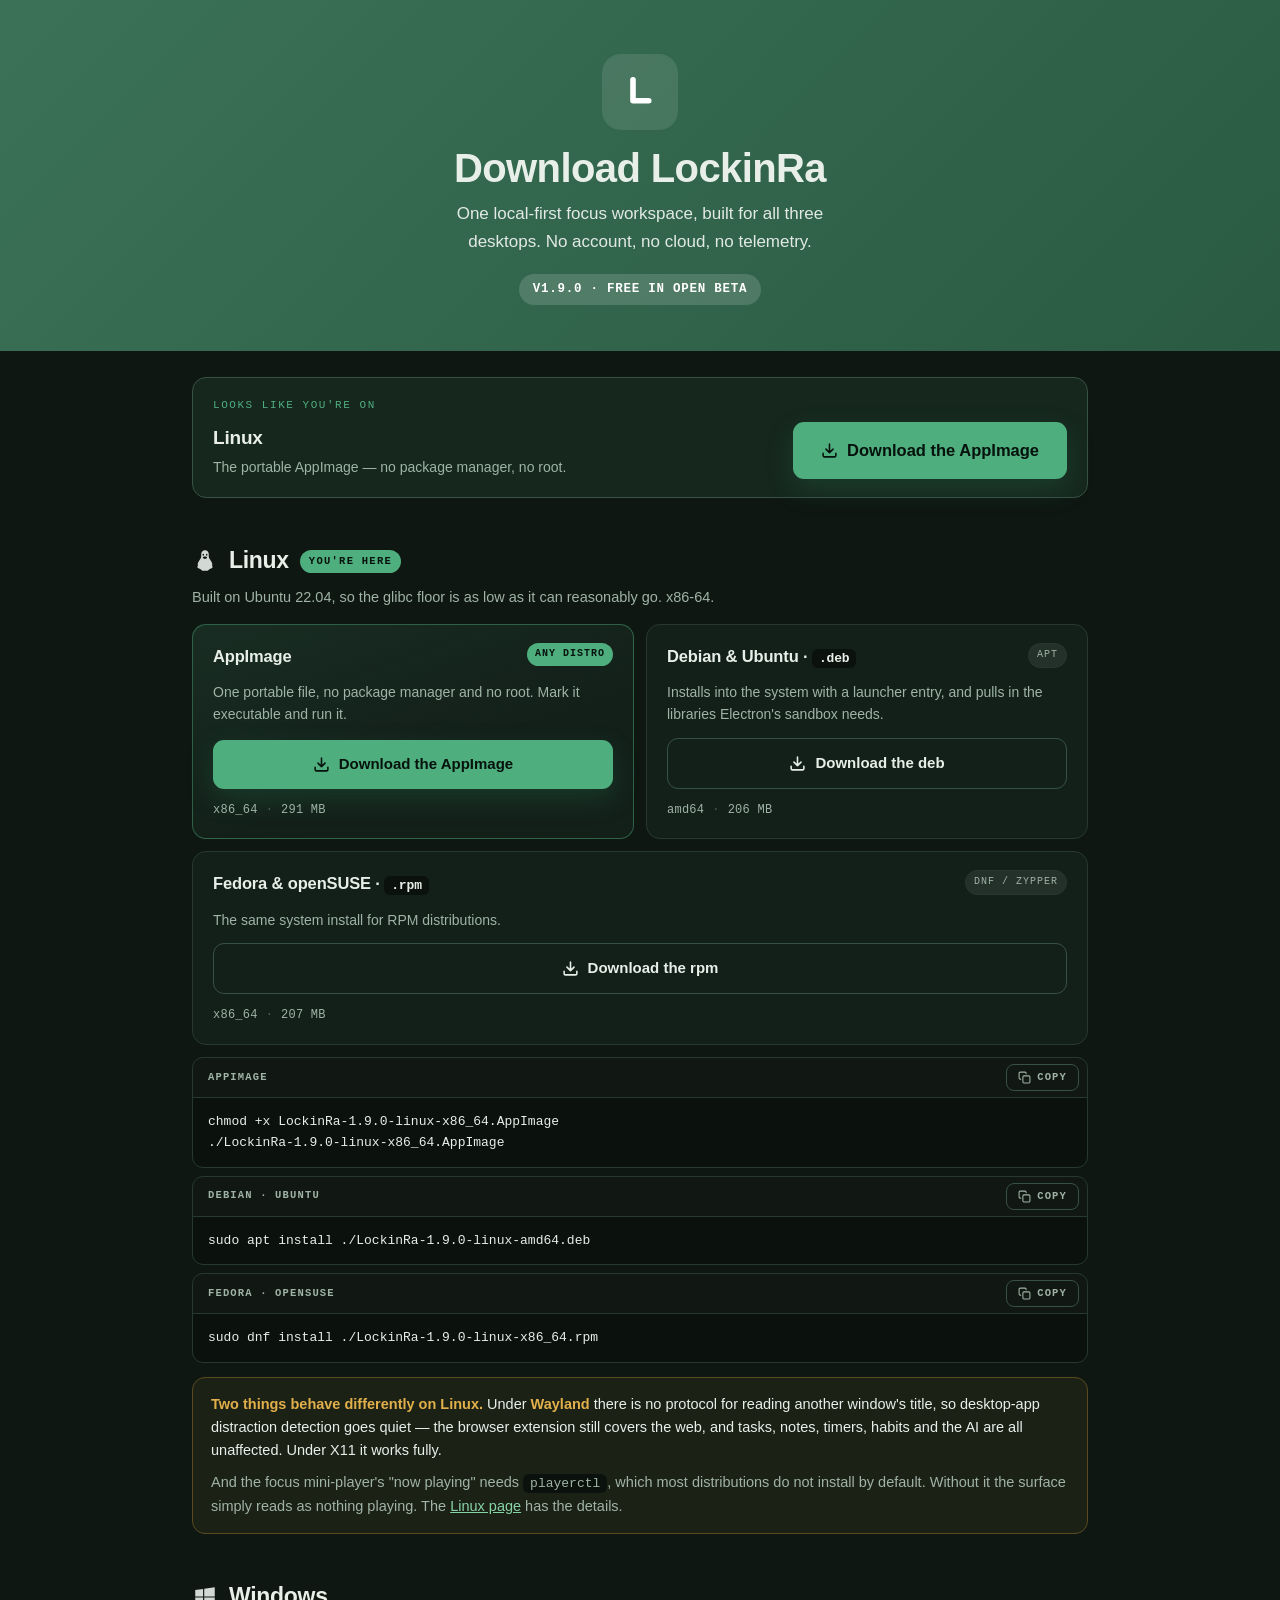
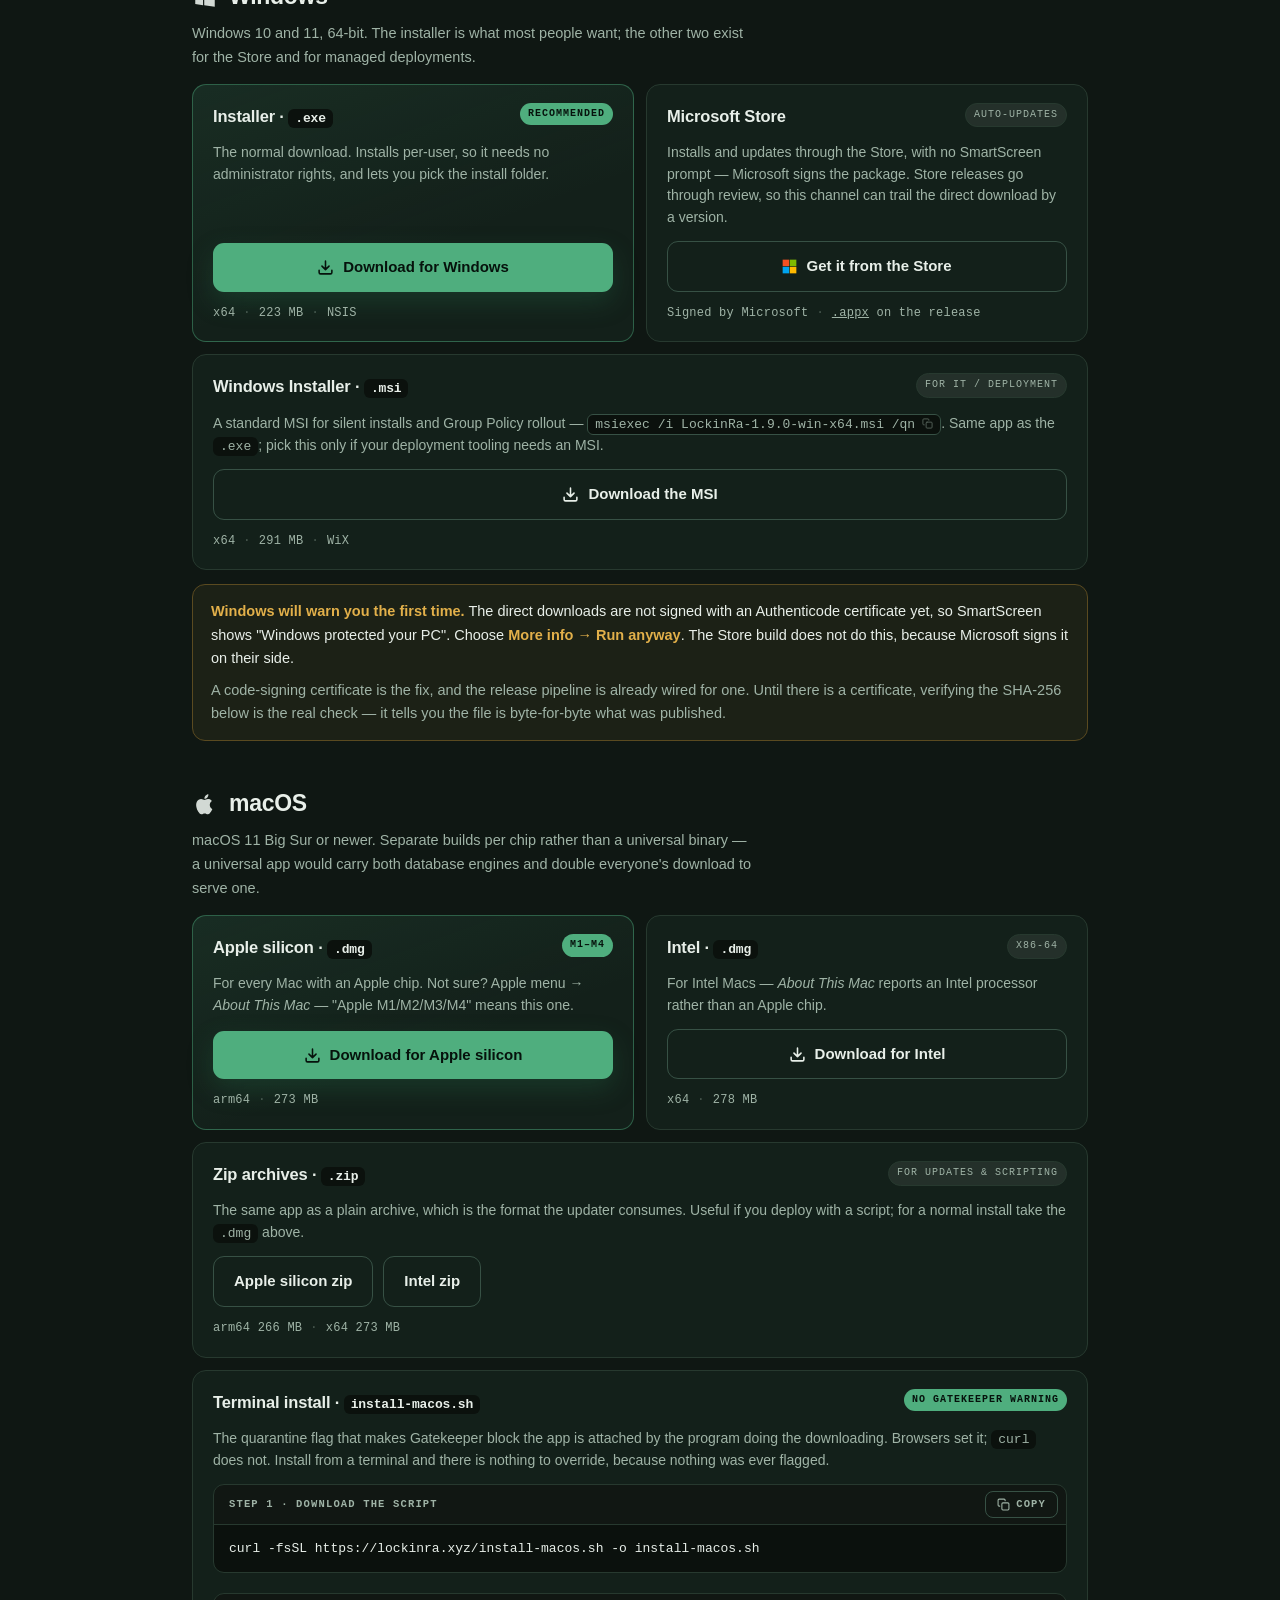
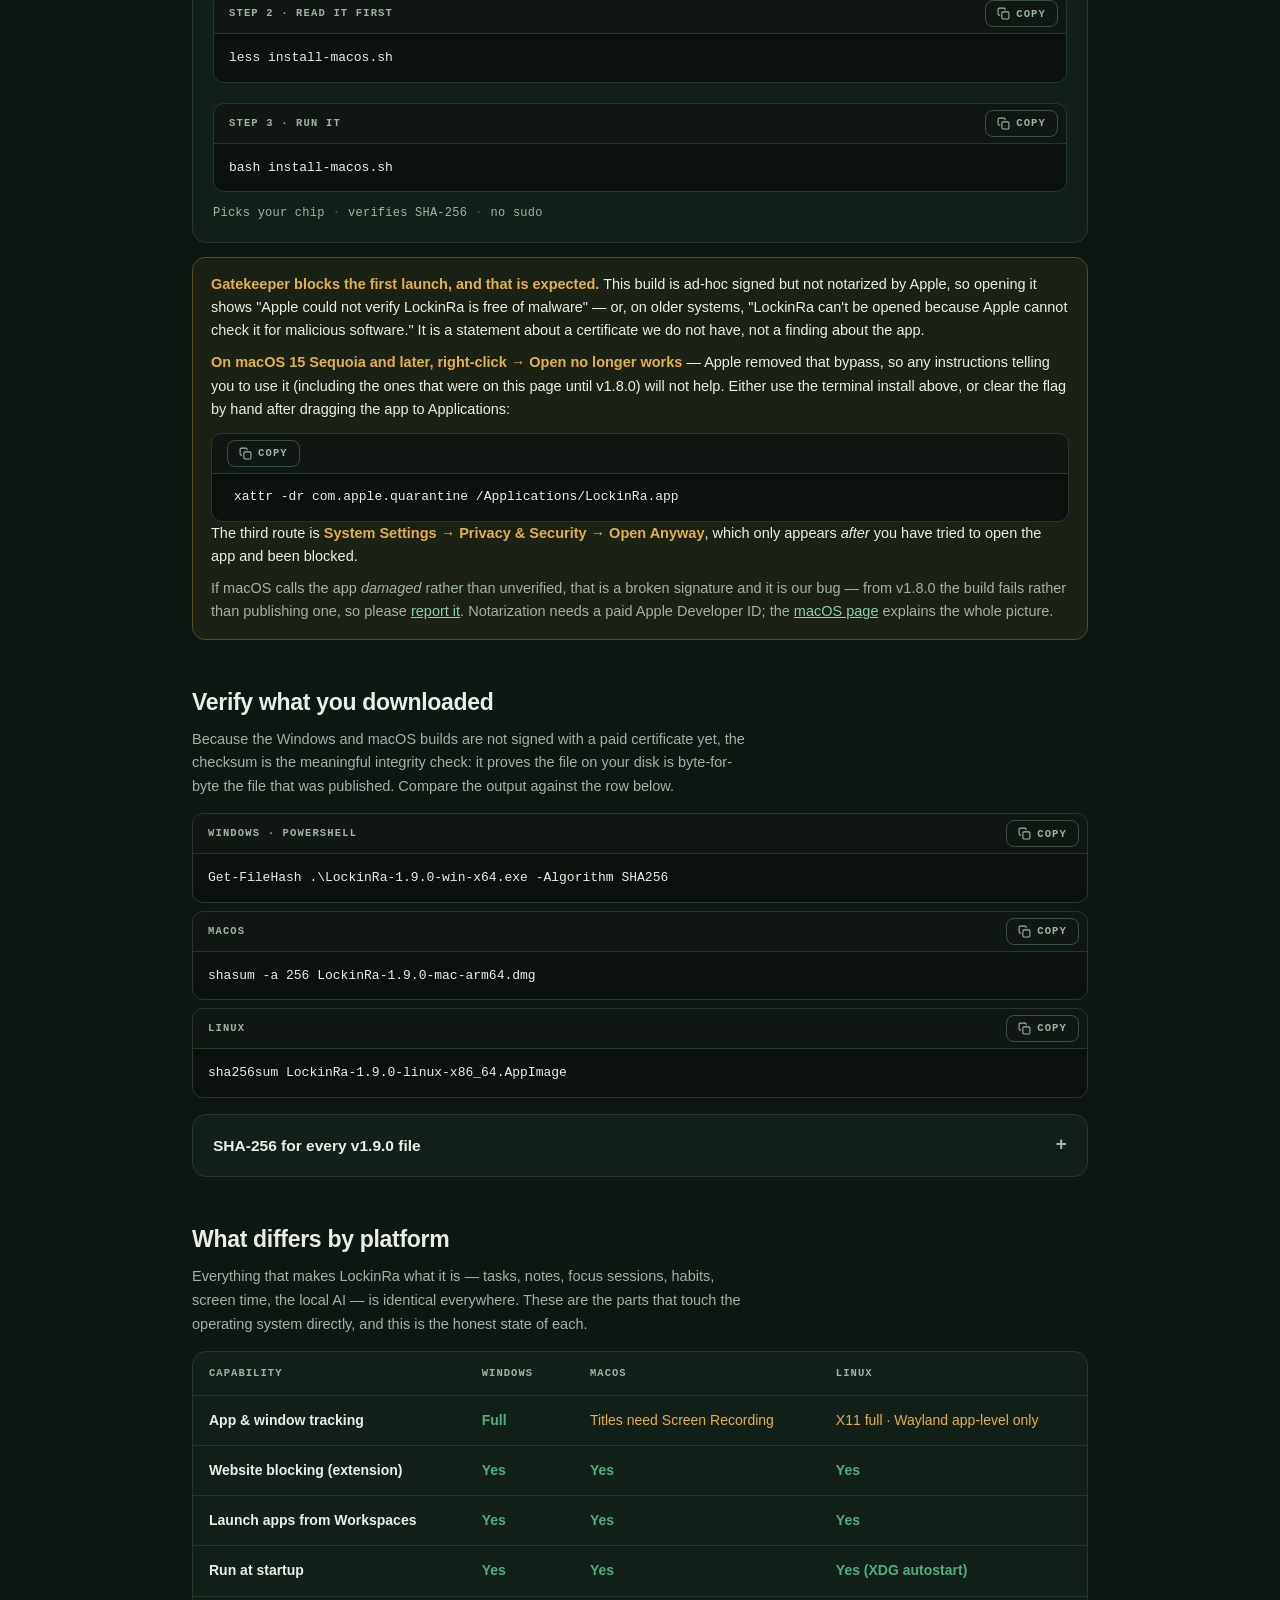
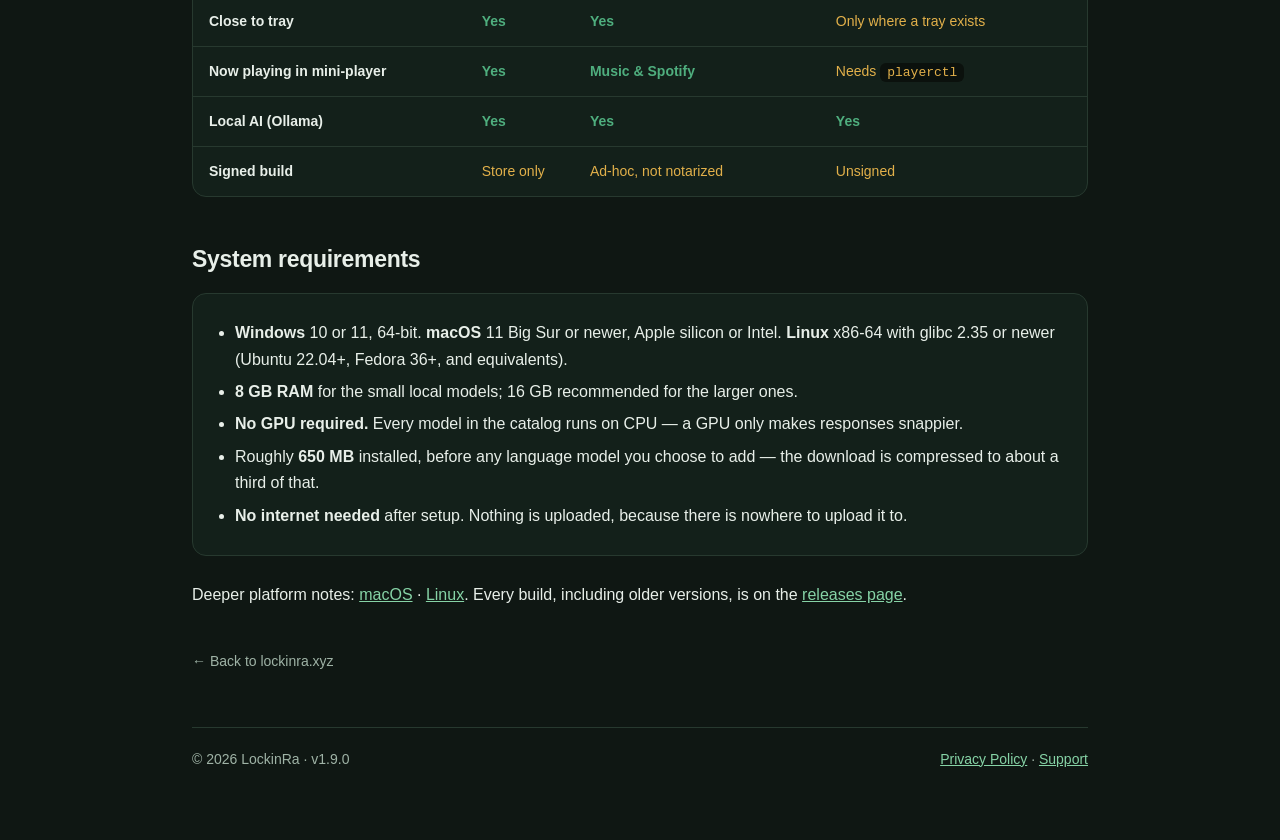
<file: download.html>
<!doctype html>
<html lang="en">
<head>
  <meta charset="utf-8" />
  <meta name="viewport" content="width=device-width, initial-scale=1, viewport-fit=cover" />
  <link rel="icon" href="/favicon.ico" sizes="any" />
  <link rel="icon" href="/favicon.svg" type="image/svg+xml" />
  <link rel="apple-touch-icon" href="/apple-touch-icon.png" />
  <link rel="manifest" href="/site.webmanifest" />
  <title>Download LockinRa — Windows, macOS &amp; Linux</title>
  <meta name="description" content="Download LockinRa v1.9.0 — the local-first AI focus workspace. Windows installer, MSI and Microsoft Store; macOS for Apple silicon and Intel; Linux AppImage, deb and rpm. Free, no account, with SHA-256 checksums for every file." />
  <meta name="keywords" content="download LockinRa, LockinRa Windows, LockinRa macOS, LockinRa Linux, AppImage productivity, local-first focus app download, msi installer, focus app deb rpm" />
  <meta name="robots" content="index, follow" />
  <meta name="theme-color" content="#0f1713" />
  <link rel="canonical" href="https://lockinra.xyz/download.html" />
  <meta property="og:site_name" content="LockinRa" />
  <meta property="og:title" content="Download LockinRa — Windows, macOS &amp; Linux" />
  <meta property="og:description" content="v1.9.0 for every desktop. Windows, macOS (Apple silicon + Intel) and Linux, with a checksum for every file." />
  <meta property="og:type" content="website" />
  <meta property="og:url" content="https://lockinra.xyz/download.html" />
  <meta property="og:image" content="https://lockinra.xyz/thumbnail.webp" />
  <meta name="twitter:card" content="summary_large_image" />
  <meta name="twitter:image" content="https://lockinra.xyz/thumbnail.webp" />
  <style>
    :root {
      --bg:#0f1713; --card:#13201a; --card-hi:#16271e; --tile1:#3B7257; --tile2:#2A5A42;
      --primary:#4fae7e; --primary-ink:#06120c; --text:#e8efe9; --muted:#9fb3a6;
      --line:#27392f; --line-hi:#375145; --warn:#e2b04a; --warn-line:#5a4a20;
      --mono:ui-monospace,SFMono-Regular,Menlo,Consolas,monospace;
    }
    * { box-sizing:border-box; }
    html { scroll-behavior:smooth; color-scheme:dark; scrollbar-width:thin; scrollbar-color:hsl(150 3% 24%) transparent; }
    ::-webkit-scrollbar { width:10px; height:10px; }
    ::-webkit-scrollbar-track { background:transparent; }
    ::-webkit-scrollbar-thumb { background:hsl(150 3% 24%); border-radius:8px; border:2px solid transparent; background-clip:content-box; }
    ::-webkit-scrollbar-thumb:hover { background:hsl(150 4% 34%); background-clip:content-box; }
    body { margin:0; font:16px/1.65 -apple-system,"Segoe UI Variable Text","Segoe UI",Roboto,Helvetica,Arial,sans-serif; color:var(--text); background:var(--bg); -webkit-font-smoothing:antialiased; }
    a { color:#86d3a6; }
    .wrap { max-width:940px; margin:0 auto; padding:0 22px 72px; }

    /* ---------- header ---------- */
    header.hero { background:linear-gradient(135deg,var(--tile1),var(--tile2)); padding:54px 22px 46px; text-align:center; }
    .mark { width:76px; height:76px; border-radius:19px; background:rgba(255,255,255,.10); display:inline-flex; align-items:center; justify-content:center; margin-bottom:16px; }
    .mark svg { width:42px; height:42px; }
    h1 { margin:0; font-size:clamp(30px,5vw,40px); letter-spacing:-.6px; line-height:1.1; }
    .tag { margin:10px auto 0; max-width:46ch; color:rgba(255,255,255,.86); font-size:17px; }
    .pill { display:inline-block; margin-top:18px; padding:5px 14px; border-radius:999px; background:rgba(255,255,255,.15); color:#fff; font-size:12.5px; font-weight:600; letter-spacing:.06em; text-transform:uppercase; font-family:var(--mono); }

    /* ---------- detected banner ---------- */
    .detected { display:none; margin:26px 0 0; padding:18px 20px; border-radius:14px; background:var(--card-hi); border:1px solid var(--line-hi); }
    .detected.on { display:block; }
    .detected .lbl { font-family:var(--mono); font-size:11px; letter-spacing:.14em; text-transform:uppercase; color:var(--primary); }
    .detected .row { display:flex; align-items:center; justify-content:space-between; gap:16px; flex-wrap:wrap; margin-top:8px; }
    .detected .name { font-size:19px; font-weight:650; letter-spacing:-.2px; }
    .detected .sub { color:var(--muted); font-size:14px; margin-top:3px; }

    /* ---------- sections ---------- */
    h2 { margin:44px 0 6px; font-size:23px; letter-spacing:-.3px; display:flex; align-items:center; gap:11px; flex-wrap:wrap; }
    h2 .os { width:26px; height:26px; flex:none; opacity:.9; }
    h2 .here { font-family:var(--mono); font-size:10.5px; letter-spacing:.12em; text-transform:uppercase; color:var(--primary-ink); background:var(--primary); padding:3px 9px; border-radius:999px; font-weight:700; }
    .sec-note { color:var(--muted); font-size:14.5px; margin:0 0 14px; max-width:70ch; }

    /* ---------- format cards ---------- */
    .formats { display:grid; gap:12px; }
    @media (min-width:700px) { .formats { grid-template-columns:1fr 1fr; } .formats .wide { grid-column:1 / -1; } }
    /* min-width:0 so a card holding a wide command block lets it scroll rather
       than widening its grid track — one column on a phone, so that column was
       being sized by the longest line of the terminal install. */
    .fmt { background:var(--card); border:1px solid var(--line); border-radius:14px; padding:18px 20px; display:flex; flex-direction:column; gap:12px; min-width:0; transition:border-color .16s, background .16s; }
    .fmt:hover { border-color:var(--line-hi); background:var(--card-hi); }
    .fmt.best { border-color:rgba(79,174,126,.45); background:linear-gradient(160deg,rgba(79,174,126,.09),transparent 60%),var(--card); }
    .fmt .top { display:flex; align-items:flex-start; justify-content:space-between; gap:12px; }
    .fmt .ttl { font-size:16.5px; font-weight:650; letter-spacing:-.15px; }
    .fmt .badge { font-family:var(--mono); font-size:10px; letter-spacing:.1em; text-transform:uppercase; padding:3px 8px; border-radius:999px; white-space:nowrap; flex:none; }
    .badge.rec { background:var(--primary); color:var(--primary-ink); font-weight:700; }
    .badge.alt { background:rgba(255,255,255,.07); color:var(--muted); border:1px solid var(--line); }
    .fmt .why { color:var(--muted); font-size:14px; line-height:1.55; margin:0; flex:1; }
    .btn { display:inline-flex; align-items:center; justify-content:center; gap:9px; padding:12px 20px; border-radius:11px; background:var(--primary); color:var(--primary-ink); text-decoration:none; font-weight:700; font-size:15px; box-shadow:0 10px 26px rgba(40,120,80,.28); transition:transform .16s cubic-bezier(.16,1,.3,1), filter .16s; }
    .btn:hover { transform:translateY(-1px); filter:brightness(1.06); }
    .btn svg { width:17px; height:17px; flex:none; }
    .btn.ghost { background:transparent; color:var(--text); border:1px solid var(--line-hi); box-shadow:none; font-weight:600; }
    .btn.ghost:hover { background:rgba(255,255,255,.04); }
    .btn.big { padding:15px 28px; font-size:16.5px; }
    .meta { font-family:var(--mono); font-size:12px; color:var(--muted); letter-spacing:.02em; display:flex; gap:8px; align-items:center; flex-wrap:wrap; }
    .meta .dot { opacity:.4; }

    /* ---------- notes ---------- */
    .note { margin-top:14px; padding:15px 18px; border-radius:13px; background:rgba(226,176,74,.06); border:1px solid var(--warn-line); font-size:14.5px; line-height:1.6; }
    .note strong { color:var(--warn); }
    .note p { margin:0; }
    .note p + p { margin-top:9px; }
    .note code, code { background:#0b110d; padding:2px 7px; border-radius:6px; font-family:var(--mono); font-size:13px; }
    pre { background:#0b110d; border:1px solid var(--line); border-radius:11px; padding:14px 16px; overflow-x:auto; font-size:13px; font-family:var(--mono); margin:12px 0 0; }
    pre code { background:none; padding:0; }

    /* ---------- checksums ---------- */
    details.sums { margin-top:16px; background:var(--card); border:1px solid var(--line); border-radius:14px; padding:2px 20px; }
    details.sums summary { cursor:pointer; padding:16px 0; font-weight:650; font-size:15.5px; list-style:none; display:flex; align-items:center; justify-content:space-between; gap:12px; }
    details.sums summary::-webkit-details-marker { display:none; }
    details.sums summary::after { content:"+"; font-family:var(--mono); color:var(--muted); font-size:19px; line-height:1; }
    details.sums[open] summary::after { content:"–"; }
    .sumtable { width:100%; border-collapse:collapse; font-size:13px; margin-bottom:16px; }
    .sumtable th { text-align:left; font-family:var(--mono); font-size:10.5px; letter-spacing:.1em; text-transform:uppercase; color:var(--muted); font-weight:600; padding:8px 10px 8px 0; border-bottom:1px solid var(--line); }
    .sumtable td { padding:10px 10px 10px 0; border-bottom:1px solid var(--line); vertical-align:top; }
    .sumtable tr:last-child td { border-bottom:none; }
    .sumtable .file { font-family:var(--mono); font-size:12px; color:var(--text); white-space:nowrap; }
    .sumtable .hash { font-family:var(--mono); font-size:11.5px; color:var(--muted); word-break:break-all; line-height:1.5; }
    .copy { background:transparent; border:1px solid var(--line-hi); color:var(--muted); border-radius:7px; padding:4px 9px; font-size:11px; font-family:var(--mono); cursor:pointer; white-space:nowrap; transition:color .15s, border-color .15s; }
    .copy:hover { color:var(--text); border-color:var(--primary); }
    .copy.done { color:var(--primary); border-color:var(--primary); }

    /* ---------- matrix ---------- */
    .mtx-scroll { overflow-x:auto; margin-top:14px; border:1px solid var(--line); border-radius:14px; background:var(--card); }
    .mtx { width:100%; border-collapse:collapse; font-size:14px; min-width:560px; }
    .mtx th, .mtx td { padding:13px 16px; text-align:left; border-bottom:1px solid var(--line); }
    .mtx thead th { font-family:var(--mono); font-size:10.5px; letter-spacing:.1em; text-transform:uppercase; color:var(--muted); font-weight:600; }
    .mtx tbody tr:last-child td { border-bottom:none; }
    .mtx td:first-child { color:var(--text); font-weight:550; }
    .mtx .y { color:var(--primary); font-weight:600; }
    .mtx .p { color:var(--warn); }
    .card { background:var(--card); border:1px solid var(--line); border-radius:14px; padding:20px 22px; margin-top:14px; }
    .card ul { margin:0; padding-left:20px; }
    .card li { margin:6px 0; }
    .muted { color:var(--muted); }

    footer { border-top:1px solid var(--line); margin-top:52px; padding-top:20px; color:var(--muted); font-size:14px; display:flex; gap:14px; flex-wrap:wrap; justify-content:space-between; }
    .back { display:inline-block; margin-top:26px; color:var(--muted); text-decoration:none; font-size:14px; }
    .back:hover { color:var(--text); }
    @media (prefers-reduced-motion:reduce) { * { animation:none !important; transition:none !important; } html { scroll-behavior:auto; } .btn:hover { transform:none; } }

    /* ---------- Download instructions modal ---------- */
    .dl-modal-backdrop {
      position: fixed; inset: 0; background: rgba(8, 14, 11, 0.82);
      backdrop-filter: blur(8px); -webkit-backdrop-filter: blur(8px);
      z-index: 9999; display: flex; align-items: center; justify-content: center;
      padding: 18px; opacity: 0; pointer-events: none; transition: opacity 0.22s ease;
    }
    .dl-modal-backdrop.is-open { opacity: 1; pointer-events: auto; }
    .dl-modal-card {
      position: relative; background: var(--card); border: 1px solid var(--line-hi);
      border-radius: 18px; max-width: 560px; width: 100%; max-height: 88vh;
      overflow-y: auto; padding: 26px 22px 22px;
      box-shadow: 0 24px 60px rgba(0, 0, 0, 0.7), 0 0 0 1px rgba(79, 174, 126, 0.2);
      transform: translateY(14px) scale(0.98);
      transition: transform 0.22s cubic-bezier(0.16, 1, 0.3, 1);
    }
    .dl-modal-backdrop.is-open .dl-modal-card { transform: translateY(0) scale(1); }
    .dl-modal-header { display: flex; align-items: center; justify-content: space-between; margin-bottom: 12px; }
    .dl-modal-close {
      width: 32px; height: 32px; border-radius: 8px; border: 1px solid var(--line);
      background: transparent; color: var(--muted); font-size: 22px; line-height: 1;
      display: inline-flex; align-items: center; justify-content: center; cursor: pointer;
      transition: background 0.15s, color 0.15s;
    }
    .dl-modal-close:hover { background: var(--line); color: #fff; }
    .dl-modal-pill {
      display: inline-flex; align-items: center; gap: 7px; padding: 4px 10px;
      border-radius: 999px; background: rgba(79, 174, 126, 0.15);
      border: 1px solid rgba(79, 174, 126, 0.35); color: var(--primary);
      font-family: var(--mono); font-size: 11.5px; font-weight: 600;
      letter-spacing: 0.06em; text-transform: uppercase;
    }
    .dl-modal-pill-dot {
      width: 6px; height: 6px; border-radius: 50%;
      background: var(--primary); box-shadow: 0 0 8px var(--primary);
    }
    .dl-modal-title { margin: 0 0 6px; font-size: 21px; font-weight: 700; letter-spacing: -0.3px; color: var(--text); }
    .dl-modal-desc { color: var(--muted); font-size: 14px; line-height: 1.5; margin: 0 0 14px; }
    .dl-modal-callout {
      background: rgba(226, 176, 74, 0.08); border: 1px solid var(--warn-line);
      border-radius: 12px; padding: 12px 14px; margin-bottom: 14px;
      font-size: 13.5px; color: #f0e6d2; line-height: 1.5;
    }
    .dl-modal-step { margin-bottom: 12px; }
    .dl-modal-step-title {
      font-size: 14px; font-weight: 600; color: var(--text);
      display: flex; align-items: center; gap: 8px; margin-bottom: 5px;
    }
    .dl-modal-step-num {
      width: 20px; height: 20px; border-radius: 50%;
      background: var(--primary); color: var(--primary-ink);
      font-size: 11px; font-weight: 700; display: inline-flex;
      align-items: center; justify-content: center; flex: none;
    }
    .dl-modal-code-box {
      background: #0b120e; border: 1px solid var(--line);
      border-radius: 9px; padding: 8px 12px; display: flex;
      align-items: center; justify-content: space-between; gap: 10px; margin: 6px 0;
    }
    .dl-modal-code { font-family: var(--mono); font-size: 12.5px; color: #86d3a6; white-space: nowrap; overflow-x: auto; }
    .dl-modal-copy-btn {
      background: transparent; border: 1px solid var(--line); border-radius: 6px;
      color: var(--muted); font-size: 11.5px; font-weight: 600; padding: 3px 8px;
      cursor: pointer; transition: background 0.15s, color 0.15s; flex: none;
    }
    .dl-modal-copy-btn:hover { background: var(--line); color: #fff; }
    .dl-modal-copy-btn.done { color: var(--primary); border-color: var(--primary); }
    .dl-modal-actions {
      display: flex; gap: 12px; align-items: center; justify-content: space-between;
      flex-wrap: wrap; margin-top: 20px; padding-top: 14px; border-top: 1px solid var(--line);
    }
    .dl-modal-btn-primary {
      background: var(--primary); color: var(--primary-ink); border: none;
      border-radius: 10px; padding: 10px 18px; font-weight: 600; font-size: 13.5px;
      cursor: pointer; transition: opacity 0.15s, transform 0.15s;
    }
    .dl-modal-btn-primary:hover { opacity: 0.92; transform: translateY(-1px); }
    .dl-modal-btn-link { color: var(--muted); font-size: 13px; text-decoration: none; }
    .dl-modal-btn-link:hover { color: #fff; text-decoration: underline; }
    @keyframes sectionPulse {
      0% { box-shadow: 0 0 0 0 rgba(79, 174, 126, 0); }
      30% { box-shadow: 0 0 0 4px rgba(79, 174, 126, 0.4), 0 0 32px rgba(79, 174, 126, 0.25); }
      100% { box-shadow: 0 0 0 0 rgba(79, 174, 126, 0); }
    }
    .pulse-highlight {
      animation: sectionPulse 1.8s ease-out 1;
      border-radius: 16px;
    }
  </style>
  <link rel="stylesheet" href="./copy.css" />
  <!-- Cloudflare Web Analytics --><script defer src='https://static.cloudflareinsights.com/beacon.min.js' data-cf-beacon='{"token": "bcd6aaa806f1443cafbd6d820843db3e"}'></script><!-- End Cloudflare Web Analytics -->
</head>
<body>
  <header class="hero">
    <div class="mark">
      <svg viewBox="0 0 24 24" fill="none" stroke="#fff" stroke-width="3.2" stroke-linecap="round" stroke-linejoin="round"><path d="M8 5 V17 H17"/></svg>
    </div>
    <h1>Download LockinRa</h1>
    <p class="tag">One local-first focus workspace, built for all three desktops. No account, no cloud, no telemetry.</p>
    <span class="pill">v1.9.0 · Free in open beta</span>
  </header>

  <div class="wrap">

    <!-- Filled in by the detector at the bottom of this page. Hidden unless it
         actually recognises the platform — a wrong guess is worse than none. -->
    <div class="detected" id="detected">
      <div class="lbl">Looks like you're on</div>
      <div class="row">
        <div>
          <div class="name" id="det-name"></div>
          <div class="sub" id="det-sub"></div>
        </div>
        <a class="btn big" id="det-btn" href="#" download>
          <svg viewBox="0 0 24 24" fill="none" stroke="currentColor" stroke-width="2.2" stroke-linecap="round" stroke-linejoin="round"><path d="M21 16v3a2 2 0 0 1-2 2H5a2 2 0 0 1-2-2v-3M7 10l5 5 5-5M12 15V3"/></svg>
          <span id="det-label">Download</span>
        </a>
      </div>
    </div>

    <!-- ===================== WINDOWS ===================== -->
    <section id="windows" data-os="win">
      <h2>
        <svg class="os" viewBox="0 0 24 24" fill="currentColor"><path d="M3 5.5 10.2 4.5v7.02H3V5.5Zm0 13L10.2 19.5v-6.93H3V18.5Zm8.3 1.15L21 21V12.57h-9.7v7.08Zm0-15.3v7.17H21V3l-9.7 1.35Z"/></svg>
        Windows
        <span class="here" data-here hidden>You're here</span>
      </h2>
      <p class="sec-note">Windows 10 and 11, 64-bit. The installer is what most people want; the other two exist for the Store and for managed deployments.</p>

      <div class="formats">
        <div class="fmt best">
          <div class="top">
            <div class="ttl">Installer · <code>.exe</code></div>
            <span class="badge rec">Recommended</span>
          </div>
          <p class="why">The normal download. Installs per-user, so it needs no administrator rights, and lets you pick the install folder.</p>
          <a class="btn" href="https://github.com/0xabhilok/lockinra-site/releases/download/v1.9.0/LockinRa-1.9.0-win-x64.exe" download>
            <svg viewBox="0 0 24 24" fill="none" stroke="currentColor" stroke-width="2.2" stroke-linecap="round" stroke-linejoin="round"><path d="M21 16v3a2 2 0 0 1-2 2H5a2 2 0 0 1-2-2v-3M7 10l5 5 5-5M12 15V3"/></svg>
            Download for Windows
          </a>
          <div class="meta"><span>x64</span><span class="dot">·</span><span>223&nbsp;MB</span><span class="dot">·</span><span>NSIS</span></div>
        </div>

        <div class="fmt">
          <div class="top">
            <div class="ttl">Microsoft Store</div>
            <span class="badge alt">Auto-updates</span>
          </div>
          <p class="why">Installs and updates through the Store, with no SmartScreen prompt — Microsoft signs the package. Store releases go through review, so this channel can trail the direct download by a version.</p>
          <a class="btn ghost" href="https://apps.microsoft.com/detail/9N6KKXPCV2JW" target="_blank" rel="noopener">
            <svg viewBox="0 0 23 23" style="width:15px;height:15px;"><path fill="#f25022" d="M1 1h10v10H1z"/><path fill="#7fba00" d="M12 1h10v10H12z"/><path fill="#00a4ef" d="M1 12h10v10H1z"/><path fill="#ffb900" d="M12 12h10v10H12z"/></svg>
            Get it from the Store
          </a>
          <div class="meta"><span>Signed by Microsoft</span><span class="dot">·</span><span><a href="https://github.com/0xabhilok/lockinra-site/releases/download/v1.9.0/LockinRa-1.9.0-win-x64.appx" style="color:inherit;">.appx</a> on the release</span></div>
        </div>

        <div class="fmt wide">
          <div class="top">
            <div class="ttl">Windows Installer · <code>.msi</code></div>
            <span class="badge alt">For IT / deployment</span>
          </div>
          <p class="why">A standard MSI for silent installs and Group Policy rollout — <code class="cmd-inline">msiexec /i LockinRa-1.9.0-win-x64.msi /qn</code>. Same app as the <code>.exe</code>; pick this only if your deployment tooling needs an MSI.</p>
          <a class="btn ghost" href="https://github.com/0xabhilok/lockinra-site/releases/download/v1.9.0/LockinRa-1.9.0-win-x64.msi" download>
            <svg viewBox="0 0 24 24" fill="none" stroke="currentColor" stroke-width="2.2" stroke-linecap="round" stroke-linejoin="round"><path d="M21 16v3a2 2 0 0 1-2 2H5a2 2 0 0 1-2-2v-3M7 10l5 5 5-5M12 15V3"/></svg>
            Download the MSI
          </a>
          <div class="meta"><span>x64</span><span class="dot">·</span><span>291&nbsp;MB</span><span class="dot">·</span><span>WiX</span></div>
        </div>
      </div>

      <div class="note">
        <p><strong>Windows will warn you the first time.</strong> The direct downloads are not signed with an Authenticode certificate yet, so SmartScreen shows "Windows protected your PC". Choose <strong>More info → Run anyway</strong>. The Store build does not do this, because Microsoft signs it on their side.</p>
        <p class="muted" style="margin-bottom:0;">A code-signing certificate is the fix, and the release pipeline is already wired for one. Until there is a certificate, verifying the SHA-256 below is the real check — it tells you the file is byte-for-byte what was published.</p>
      </div>
    </section>

    <!-- ===================== MACOS ===================== -->
    <section id="macos" data-os="mac">
      <h2>
        <svg class="os" viewBox="0 0 24 24" fill="currentColor"><path d="M16.4 12.7c0-2.3 1.9-3.4 2-3.5-1.1-1.6-2.8-1.8-3.4-1.8-1.4-.2-2.8.9-3.5.9-.7 0-1.9-.8-3.1-.8-1.6 0-3 .9-3.8 2.3-1.6 2.8-.4 7 1.2 9.3.8 1.1 1.7 2.4 2.9 2.3 1.2 0 1.6-.7 3-.7s1.8.7 3 .7c1.3 0 2-1.1 2.8-2.2.9-1.3 1.2-2.5 1.3-2.6-.1 0-2.4-1-2.4-3.9ZM14.2 5.9c.6-.8 1-1.9.9-3-.9 0-2 .6-2.7 1.4-.6.7-1.1 1.8-.9 2.9 1 .1 2-.5 2.7-1.3Z"/></svg>
        macOS
        <span class="here" data-here hidden>You're here</span>
      </h2>
      <p class="sec-note">macOS 11 Big Sur or newer. Separate builds per chip rather than a universal binary — a universal app would carry both database engines and double everyone's download to serve one.</p>

      <div class="formats">
        <div class="fmt best">
          <div class="top">
            <div class="ttl">Apple silicon · <code>.dmg</code></div>
            <span class="badge rec">M1–M4</span>
          </div>
          <p class="why">For every Mac with an Apple chip. Not sure? Apple menu → <em>About This Mac</em> — "Apple M1/M2/M3/M4" means this one.</p>
          <a class="btn" href="https://github.com/0xabhilok/lockinra-site/releases/download/v1.9.0/LockinRa-1.9.0-mac-arm64.dmg" download>
            <svg viewBox="0 0 24 24" fill="none" stroke="currentColor" stroke-width="2.2" stroke-linecap="round" stroke-linejoin="round"><path d="M21 16v3a2 2 0 0 1-2 2H5a2 2 0 0 1-2-2v-3M7 10l5 5 5-5M12 15V3"/></svg>
            Download for Apple silicon
          </a>
          <div class="meta"><span>arm64</span><span class="dot">·</span><span>273&nbsp;MB</span></div>
        </div>

        <div class="fmt">
          <div class="top">
            <div class="ttl">Intel · <code>.dmg</code></div>
            <span class="badge alt">x86-64</span>
          </div>
          <p class="why">For Intel Macs — <em>About This Mac</em> reports an Intel processor rather than an Apple chip.</p>
          <a class="btn ghost" href="https://github.com/0xabhilok/lockinra-site/releases/download/v1.9.0/LockinRa-1.9.0-mac-x64.dmg" download>
            <svg viewBox="0 0 24 24" fill="none" stroke="currentColor" stroke-width="2.2" stroke-linecap="round" stroke-linejoin="round"><path d="M21 16v3a2 2 0 0 1-2 2H5a2 2 0 0 1-2-2v-3M7 10l5 5 5-5M12 15V3"/></svg>
            Download for Intel
          </a>
          <div class="meta"><span>x64</span><span class="dot">·</span><span>278&nbsp;MB</span></div>
        </div>

        <div class="fmt wide">
          <div class="top">
            <div class="ttl">Zip archives · <code>.zip</code></div>
            <span class="badge alt">For updates &amp; scripting</span>
          </div>
          <p class="why">The same app as a plain archive, which is the format the updater consumes. Useful if you deploy with a script; for a normal install take the <code>.dmg</code> above.</p>
          <div style="display:flex;gap:10px;flex-wrap:wrap;">
            <a class="btn ghost" href="https://github.com/0xabhilok/lockinra-site/releases/download/v1.9.0/LockinRa-1.9.0-mac-arm64.zip" download>Apple silicon zip</a>
            <a class="btn ghost" href="https://github.com/0xabhilok/lockinra-site/releases/download/v1.9.0/LockinRa-1.9.0-mac-x64.zip" download>Intel zip</a>
          </div>
          <div class="meta"><span>arm64 266&nbsp;MB</span><span class="dot">·</span><span>x64 273&nbsp;MB</span></div>
        </div>

        <div class="fmt wide">
          <div class="top">
            <div class="ttl">Terminal install · <code>install-macos.sh</code></div>
            <span class="badge rec">No Gatekeeper warning</span>
          </div>
          <p class="why">The quarantine flag that makes Gatekeeper block the app is attached by the program doing the downloading. Browsers set it; <code>curl</code> does not. Install from a terminal and there is nothing to override, because nothing was ever flagged.</p>
          <div class="cmd" style="margin-top:0;">
            <div class="cmd-bar"><span class="cmd-label">Step 1 · Download the script</span></div>
            <pre><code>curl -fsSL https://lockinra.xyz/install-macos.sh -o install-macos.sh</code></pre>
          </div>
          <div class="cmd">
            <div class="cmd-bar"><span class="cmd-label">Step 2 · Read it first</span></div>
            <pre><code>less install-macos.sh</code></pre>
          </div>
          <div class="cmd">
            <div class="cmd-bar"><span class="cmd-label">Step 3 · Run it</span></div>
            <pre><code>bash install-macos.sh</code></pre>
          </div>
          <div class="meta"><span>Picks your chip</span><span class="dot">·</span><span>verifies SHA-256</span><span class="dot">·</span><span>no sudo</span></div>
        </div>
      </div>

      <div class="note">
        <p><strong>Gatekeeper blocks the first launch, and that is expected.</strong> This build is ad-hoc signed but not notarized by Apple, so opening it shows "Apple could not verify LockinRa is free of malware" — or, on older systems, "LockinRa can't be opened because Apple cannot check it for malicious software." It is a statement about a certificate we do not have, not a finding about the app.</p>
        <p><strong>On macOS 15 Sequoia and later, right-click → Open no longer works</strong> — Apple removed that bypass, so any instructions telling you to use it (including the ones that were on this page until v1.8.0) will not help. Either use the terminal install above, or clear the flag by hand after dragging the app to Applications:</p>
        <div class="cmd">
          <pre><code>xattr -dr com.apple.quarantine /Applications/LockinRa.app</code></pre>
        </div>
        <p>The third route is <strong>System Settings → Privacy &amp; Security → Open Anyway</strong>, which only appears <em>after</em> you have tried to open the app and been blocked.</p>
        <p class="muted" style="margin-bottom:0;">If macOS calls the app <em>damaged</em> rather than unverified, that is a broken signature and it is our bug — from v1.8.0 the build fails rather than publishing one, so please <a href="support.html">report it</a>. Notarization needs a paid Apple Developer ID; the <a href="mac.html">macOS page</a> explains the whole picture.</p>
      </div>
    </section>

    <!-- ===================== LINUX ===================== -->
    <section id="linux" data-os="linux">
      <h2>
        <svg class="os" viewBox="0 0 24 24" fill="currentColor"><path d="M12 2c-2.2 0-3.5 1.7-3.5 4 0 1.4.2 2.3-.4 3.4-.7 1.3-2 2.6-2.6 4.4-.4 1.2-.2 2 .1 2.4-.5.5-.8 1.2-.5 1.8.2.5.7.7 1.3.9.9.3 1.6.6 2.3 1.3.5.5 1.3.8 2.1.8h2.4c.8 0 1.6-.3 2.1-.8.7-.7 1.4-1 2.3-1.3.6-.2 1.1-.4 1.3-.9.3-.6 0-1.3-.5-1.8.3-.4.5-1.2.1-2.4-.6-1.8-1.9-3.1-2.6-4.4-.6-1.1-.4-2-.4-3.4 0-2.3-1.3-4-3.5-4Zm-1.6 3.3c.4 0 .7.4.7.9s-.3.9-.7.9-.7-.4-.7-.9.3-.9.7-.9Zm3.2 0c.4 0 .7.4.7.9s-.3.9-.7.9-.7-.4-.7-.9.3-.9.7-.9Zm-1.6 2.6c.9 0 1.9.5 1.9 1 0 .3-.4.5-.8.8-.4.2-.7.5-1.1.5s-.8-.3-1.2-.5c-.4-.3-.8-.5-.8-.8 0-.5 1-1 2-1Z"/></svg>
        Linux
        <span class="here" data-here hidden>You're here</span>
      </h2>
      <p class="sec-note">Built on Ubuntu 22.04, so the glibc floor is as low as it can reasonably go. x86-64.</p>

      <div class="formats">
        <div class="fmt best">
          <div class="top">
            <div class="ttl">AppImage</div>
            <span class="badge rec">Any distro</span>
          </div>
          <p class="why">One portable file, no package manager and no root. Mark it executable and run it.</p>
          <a class="btn" href="https://github.com/0xabhilok/lockinra-site/releases/download/v1.9.0/LockinRa-1.9.0-linux-x86_64.AppImage" download>
            <svg viewBox="0 0 24 24" fill="none" stroke="currentColor" stroke-width="2.2" stroke-linecap="round" stroke-linejoin="round"><path d="M21 16v3a2 2 0 0 1-2 2H5a2 2 0 0 1-2-2v-3M7 10l5 5 5-5M12 15V3"/></svg>
            Download the AppImage
          </a>
          <div class="meta"><span>x86_64</span><span class="dot">·</span><span>291&nbsp;MB</span></div>
        </div>

        <div class="fmt">
          <div class="top">
            <div class="ttl">Debian &amp; Ubuntu · <code>.deb</code></div>
            <span class="badge alt">apt</span>
          </div>
          <p class="why">Installs into the system with a launcher entry, and pulls in the libraries Electron's sandbox needs.</p>
          <a class="btn ghost" href="https://github.com/0xabhilok/lockinra-site/releases/download/v1.9.0/LockinRa-1.9.0-linux-amd64.deb" download>
            <svg viewBox="0 0 24 24" fill="none" stroke="currentColor" stroke-width="2.2" stroke-linecap="round" stroke-linejoin="round"><path d="M21 16v3a2 2 0 0 1-2 2H5a2 2 0 0 1-2-2v-3M7 10l5 5 5-5M12 15V3"/></svg>
            Download the deb
          </a>
          <div class="meta"><span>amd64</span><span class="dot">·</span><span>206&nbsp;MB</span></div>
        </div>

        <div class="fmt wide">
          <div class="top">
            <div class="ttl">Fedora &amp; openSUSE · <code>.rpm</code></div>
            <span class="badge alt">dnf / zypper</span>
          </div>
          <p class="why">The same system install for RPM distributions.</p>
          <a class="btn ghost" href="https://github.com/0xabhilok/lockinra-site/releases/download/v1.9.0/LockinRa-1.9.0-linux-x86_64.rpm" download>
            <svg viewBox="0 0 24 24" fill="none" stroke="currentColor" stroke-width="2.2" stroke-linecap="round" stroke-linejoin="round"><path d="M21 16v3a2 2 0 0 1-2 2H5a2 2 0 0 1-2-2v-3M7 10l5 5 5-5M12 15V3"/></svg>
            Download the rpm
          </a>
          <div class="meta"><span>x86_64</span><span class="dot">·</span><span>207&nbsp;MB</span></div>
        </div>
      </div>

      <div class="cmd">
        <div class="cmd-bar"><span class="cmd-label">AppImage</span></div>
        <pre><code>chmod +x LockinRa-1.9.0-linux-x86_64.AppImage
./LockinRa-1.9.0-linux-x86_64.AppImage</code></pre>
      </div>
      <div class="cmd">
        <div class="cmd-bar"><span class="cmd-label">Debian · Ubuntu</span></div>
        <pre><code>sudo apt install ./LockinRa-1.9.0-linux-amd64.deb</code></pre>
      </div>
      <div class="cmd">
        <div class="cmd-bar"><span class="cmd-label">Fedora · openSUSE</span></div>
        <pre><code>sudo dnf install ./LockinRa-1.9.0-linux-x86_64.rpm</code></pre>
      </div>

      <div class="note">
        <p><strong>Two things behave differently on Linux.</strong> Under <strong>Wayland</strong> there is no protocol for reading another window's title, so desktop-app distraction detection goes quiet — the browser extension still covers the web, and tasks, notes, timers, habits and the AI are all unaffected. Under X11 it works fully.</p>
        <p class="muted" style="margin-bottom:0;">And the focus mini-player's "now playing" needs <code>playerctl</code>, which most distributions do not install by default. Without it the surface simply reads as nothing playing. The <a href="linux.html">Linux page</a> has the details.</p>
      </div>
    </section>

    <!-- ===================== VERIFY ===================== -->
    <h2 id="verify">Verify what you downloaded</h2>
    <p class="sec-note">Because the Windows and macOS builds are not signed with a paid certificate yet, the checksum is the meaningful integrity check: it proves the file on your disk is byte-for-byte the file that was published. Compare the output against the row below.</p>

    <div class="cmd">
      <div class="cmd-bar"><span class="cmd-label">Windows · PowerShell</span></div>
      <pre><code>Get-FileHash .\LockinRa-1.9.0-win-x64.exe -Algorithm SHA256</code></pre>
    </div>
    <div class="cmd">
      <div class="cmd-bar"><span class="cmd-label">macOS</span></div>
      <pre><code>shasum -a 256 LockinRa-1.9.0-mac-arm64.dmg</code></pre>
    </div>
    <div class="cmd">
      <div class="cmd-bar"><span class="cmd-label">Linux</span></div>
      <pre><code>sha256sum LockinRa-1.9.0-linux-x86_64.AppImage</code></pre>
    </div>

    <details class="sums">
      <summary>SHA-256 for every v1.9.0 file</summary>
      <table class="sumtable">
        <thead><tr><th>File</th><th>SHA-256</th><th></th></tr></thead>
        <tbody id="sumbody">
          <tr><td class="file">win-x64.exe</td><td class="hash">412a7de68729d53f2491c422243aad7b90e19ca05a5486e36b2050843a9e763f</td><td><button class="copy">copy</button></td></tr>
          <tr><td class="file">win-x64.msi</td><td class="hash">7c1d456fa1ff57352a4155ea982d305bcca89c9bb617da58d26cb2245acbbe23</td><td><button class="copy">copy</button></td></tr>
          <tr><td class="file">win-x64.appx</td><td class="hash">b784cd30f187653f390ae2a2d621d8dfc78ea5a13b115d621612b86d9ee35b97</td><td><button class="copy">copy</button></td></tr>
          <tr><td class="file">mac-arm64.dmg</td><td class="hash">378194c851eb9bb06a9581f59622c0a2080a5309bc7a7eb78ef2a3ac3e470bbf</td><td><button class="copy">copy</button></td></tr>
          <tr><td class="file">mac-x64.dmg</td><td class="hash">63eca69092fd03879ceb7b5bd8759629f3f3d0813cc1a3e6046ff4906006447b</td><td><button class="copy">copy</button></td></tr>
          <tr><td class="file">mac-arm64.zip</td><td class="hash">a2b0ca1b81c1a897ac12beab9a971d7315862b6c6c3f9c7125612910cc4e284d</td><td><button class="copy">copy</button></td></tr>
          <tr><td class="file">mac-x64.zip</td><td class="hash">fab8c3733515ddba502e9f3bfd089b7096f4a3e659ee61eb8266248ac042358c</td><td><button class="copy">copy</button></td></tr>
          <tr><td class="file">linux-x86_64.AppImage</td><td class="hash">debb91817c2f45703f68801f5ce8c18b42f046170f6c14b7345d2e84c88063cb</td><td><button class="copy">copy</button></td></tr>
          <tr><td class="file">linux-amd64.deb</td><td class="hash">bbf777935ca91ac7a35d5d5ac439c78baff91531a7b93ef530bf1c1aa97908e3</td><td><button class="copy">copy</button></td></tr>
          <tr><td class="file">linux-x86_64.rpm</td><td class="hash">c7e26fd80cd370b6c6486e567d7a903ba4df0cae20c7816b179391af67f436d7</td><td><button class="copy">copy</button></td></tr>
        </tbody>
      </table>
      <p class="muted" style="font-size:13.5px;margin:0 0 18px;">Also published as <a href="https://github.com/0xabhilok/lockinra-site/releases/download/v1.9.0/SHA256SUMS.txt">SHA256SUMS.txt</a> on the release.</p>
    </details>

    <!-- ===================== WHAT DIFFERS ===================== -->
    <h2>What differs by platform</h2>
    <p class="sec-note">Everything that makes LockinRa what it is — tasks, notes, focus sessions, habits, screen time, the local AI — is identical everywhere. These are the parts that touch the operating system directly, and this is the honest state of each.</p>
    <div class="mtx-scroll">
      <table class="mtx">
        <thead><tr><th>Capability</th><th>Windows</th><th>macOS</th><th>Linux</th></tr></thead>
        <tbody>
          <tr><td>App &amp; window tracking</td><td class="y">Full</td><td class="p">Titles need Screen&nbsp;Recording</td><td class="p">X11 full · Wayland app-level only</td></tr>
          <tr><td>Website blocking (extension)</td><td class="y">Yes</td><td class="y">Yes</td><td class="y">Yes</td></tr>
          <tr><td>Launch apps from Workspaces</td><td class="y">Yes</td><td class="y">Yes</td><td class="y">Yes</td></tr>
          <tr><td>Run at startup</td><td class="y">Yes</td><td class="y">Yes</td><td class="y">Yes (XDG autostart)</td></tr>
          <tr><td>Close to tray</td><td class="y">Yes</td><td class="y">Yes</td><td class="p">Only where a tray exists</td></tr>
          <tr><td>Now playing in mini-player</td><td class="y">Yes</td><td class="y">Music &amp; Spotify</td><td class="p">Needs <code>playerctl</code></td></tr>
          <tr><td>Local AI (Ollama)</td><td class="y">Yes</td><td class="y">Yes</td><td class="y">Yes</td></tr>
          <tr><td>Signed build</td><td class="p">Store only</td><td class="p">Ad-hoc, not notarized</td><td class="p">Unsigned</td></tr>
        </tbody>
      </table>
    </div>

    <!-- ===================== REQUIREMENTS ===================== -->
    <h2>System requirements</h2>
    <div class="card">
      <ul>
        <li><strong>Windows</strong> 10 or 11, 64-bit. <strong>macOS</strong> 11 Big Sur or newer, Apple silicon or Intel. <strong>Linux</strong> x86-64 with glibc 2.35 or newer (Ubuntu 22.04+, Fedora 36+, and equivalents).</li>
        <li><strong>8&nbsp;GB RAM</strong> for the small local models; 16&nbsp;GB recommended for the larger ones.</li>
        <li><strong>No GPU required.</strong> Every model in the catalog runs on CPU — a GPU only makes responses snappier.</li>
        <li>Roughly <strong>650&nbsp;MB</strong> installed, before any language model you choose to add — the download is compressed to about a third of that.</li>
        <li><strong>No internet needed</strong> after setup. Nothing is uploaded, because there is nowhere to upload it to.</li>
      </ul>
    </div>

    <p style="margin-top:26px;">Deeper platform notes: <a href="mac.html">macOS</a> · <a href="linux.html">Linux</a>. Every build, including older versions, is on the <a href="https://github.com/0xabhilok/lockinra-site/releases">releases page</a>.</p>

    <a class="back" href="index.html">← Back to lockinra.xyz</a>

    <footer>
      <div>© <span id="y">2026</span> LockinRa · v1.9.0</div>
      <div><a href="./privacy.html">Privacy Policy</a> · <a href="./support.html">Support</a></div>
    </footer>
  </div>

  <script>
  (function () {
    'use strict';

    // ---- platform detection -------------------------------------------------
    // Only ever used to REORDER and HIGHLIGHT. Every download stays visible and
    // reachable no matter what this guesses, because user-agent sniffing is a
    // hint and a wrong guess must never hide the file somebody actually needs.
    var ua = navigator.userAgent || '';
    var plat = navigator.platform || '';
    var os = null;

    if (/Windows|Win32|Win64|WOW64/.test(ua + plat)) os = 'win';
    else if (/Mac OS X|Macintosh/.test(ua) && !/iPhone|iPad|iPod/.test(ua)) os = 'mac';
    else if (/Linux|X11/.test(ua) && !/Android/.test(ua)) os = 'linux';

    var REC = {
      win: {
        name: 'Windows',
        sub: 'The per-user installer — no administrator rights needed.',
        label: 'Download for Windows',
        href: 'https://github.com/0xabhilok/lockinra-site/releases/download/v1.9.0/LockinRa-1.9.0-win-x64.exe'
      },
      mac: {
        name: 'macOS',
        sub: 'Apple silicon build. On an Intel Mac, take the Intel download below.',
        label: 'Download for Mac',
        href: 'https://github.com/0xabhilok/lockinra-site/releases/download/v1.9.0/LockinRa-1.9.0-mac-arm64.dmg'
      },
      linux: {
        name: 'Linux',
        sub: 'The portable AppImage — no package manager, no root.',
        label: 'Download the AppImage',
        href: 'https://github.com/0xabhilok/lockinra-site/releases/download/v1.9.0/LockinRa-1.9.0-linux-x86_64.AppImage'
      }
    };

    // Apple silicon vs Intel cannot be read from the user agent — every Mac
    // reports "Intel Mac OS X". A WebGL renderer string is the one reliable
    // tell, so ask for it, and fall back to Apple silicon (the overwhelming
    // majority of Macs in use) rather than guessing Intel and sending most
    // visitors to the wrong build.
    function macIsIntel() {
      try {
        var c = document.createElement('canvas');
        var gl = c.getContext('webgl') || c.getContext('experimental-webgl');
        if (!gl) return false;
        var ext = gl.getExtension('WEBGL_debug_renderer_info');
        if (!ext) return false;
        var r = String(gl.getParameter(ext.UNMASKED_RENDERER_WEBGL) || '');
        return /Intel/i.test(r) && !/Apple/i.test(r);
      } catch (e) { return false; }
    }

    if (os) {
      var rec = REC[os];
      if (os === 'mac' && macIsIntel()) {
        rec = {
          name: 'macOS',
          sub: 'Intel build — your Mac reports an Intel graphics processor.',
          label: 'Download for Mac (Intel)',
          href: 'https://github.com/0xabhilok/lockinra-site/releases/download/v1.9.0/LockinRa-1.9.0-mac-x64.dmg'
        };
      }

      var box = document.getElementById('detected');
      document.getElementById('det-name').textContent = rec.name;
      document.getElementById('det-sub').textContent = rec.sub;
      document.getElementById('det-label').textContent = rec.label;
      document.getElementById('det-btn').setAttribute('href', rec.href);
      box.classList.add('on');

      var mine = document.querySelector('section[data-os="' + os + '"]');
      if (mine) {
        var flag = mine.querySelector('[data-here]');
        if (flag) flag.hidden = false;
        // Move the matching platform directly under the banner, so the section
        // a visitor wants is the first one they scroll into.
        box.parentNode.insertBefore(mine, box.nextSibling);
      }
    }

    // ---- copy buttons -------------------------------------------------------
    document.getElementById('sumbody').addEventListener('click', function (e) {
      var btn = e.target.closest('.copy');
      if (!btn) return;
      var row = btn.closest('tr');
      var hash = row.querySelector('.hash').textContent.trim();

      function done() {
        btn.textContent = 'copied';
        btn.classList.add('done');
        setTimeout(function () { btn.textContent = 'copy'; btn.classList.remove('done'); }, 1600);
      }

      if (navigator.clipboard && navigator.clipboard.writeText) {
        navigator.clipboard.writeText(hash).then(done, fallback);
      } else {
        fallback();
      }

      function fallback() {
        // Clipboard API is unavailable over plain http and in some embedded
        // browsers; select the text so a manual copy still works.
        var sel = window.getSelection();
        var range = document.createRange();
        range.selectNodeContents(row.querySelector('.hash'));
        sel.removeAllRanges();
        sel.addRange(range);
        try { document.execCommand('copy'); done(); } catch (err) { /* leave it selected */ }
      }
    });

    // ---- Mac & Linux download interceptor & permission modal -----------------
    var modal = document.getElementById('dl-modal');
    var modalContent = document.getElementById('dl-modal-content');
    var currentTargetOs = null;

    function openModal(osType, format) {
      currentTargetOs = osType;
      var html = '';

      if (osType === 'mac') {
        html = [
          '<div class="dl-modal-header">',
            '<div class="dl-modal-pill"><span class="dl-modal-pill-dot"></span> Download Started</div>',
            '<button type="button" class="dl-modal-close" id="dl-modal-close" aria-label="Close">&times;</button>',
          '</div>',
          '<h3 class="dl-modal-title">macOS Setup &amp; Gatekeeper</h3>',
          '<p class="dl-modal-desc">Because LockinRa is an indie release waiting on an Apple Developer certificate, macOS Gatekeeper blocks opening on first launch.</p>',
          '<div class="dl-modal-callout">',
            '<div style="display:flex;align-items:center;gap:8px;font-weight:600;margin-bottom:4px;color:var(--warn);">',
              '<svg width="18" height="18" viewBox="0 0 24 24" fill="none" stroke="currentColor" stroke-width="2" stroke-linecap="round" stroke-linejoin="round"><path d="m21.73 18-8-14a2 2 0 0 0-3.48 0l-8 14A2 2 0 0 0 4 21h16a2 2 0 0 0 1.73-3Z"/><line x1="12" y1="9" x2="12" y2="13"/><line x1="12" y1="17" x2="12.01" y2="17"/></svg>',
              '<span>Expected Gatekeeper Warning:</span>',
            '</div>',
            '<em>&ldquo;Apple cannot check LockinRa for malicious software&rdquo;</em>',
            '<div style="margin-top:4px;font-size:12.5px;color:var(--muted);">This is an unsigned certificate notice from Apple, not an issue with the app.</div>',
          '</div>',
          '<div class="dl-modal-step">',
            '<div class="dl-modal-step-title"><span class="dl-modal-step-num">1</span> How to Open (Choose One):</div>',
            '<div style="font-size:13.5px;color:var(--muted);margin-bottom:6px;">',
              '<strong>Option A (In Finder):</strong> Open <code>/Applications</code> &rarr; <strong>Right-click</strong> (or Control-click) LockinRa &rarr; choose <strong>Open</strong> &rarr; click <strong>Open</strong> again.',
            '</div>',
            '<div style="font-size:13.5px;color:var(--muted);margin-bottom:6px;">',
              '<strong>Option B (Terminal &mdash; Instant):</strong> Run this command to remove the quarantine flag:',
            '</div>',
            '<div class="dl-modal-code-box">',
              '<code class="dl-modal-code">xattr -cr /Applications/LockinRa.app</code>',
              '<button type="button" class="dl-modal-copy-btn" data-copy="xattr -cr /Applications/LockinRa.app">copy</button>',
            '</div>',
          '</div>',
          '<div class="dl-modal-step" style="margin-top:14px;">',
            '<div class="dl-modal-step-title"><span class="dl-modal-step-num">2</span> Focus Tracking Permission:</div>',
            '<p style="margin:4px 0 0;font-size:13.5px;color:var(--muted);">For LockinRa to classify active window titles and detect distractions, enable <strong>Screen Recording</strong> in <em>System Settings &rarr; Privacy &amp; Security</em>.</p>',
          '</div>',
          '<div class="dl-modal-actions">',
            '<button type="button" class="dl-modal-btn-primary" id="dl-modal-ok">Got it &rarr; View macOS section</button>',
            '<a href="mac.html" class="dl-modal-btn-link" target="_blank">Full macOS Guide &rarr;</a>',
          '</div>'
        ].join('');
      } else if (osType === 'linux') {
        var isAppImage = format === 'appimage' || format === 'default';
        var isDeb = format === 'deb';
        var isRpm = format === 'rpm';

        html = [
          '<div class="dl-modal-header">',
            '<div class="dl-modal-pill"><span class="dl-modal-pill-dot"></span> Download Started</div>',
            '<button type="button" class="dl-modal-close" id="dl-modal-close" aria-label="Close">&times;</button>',
          '</div>',
          '<h3 class="dl-modal-title">Linux Setup &amp; Permissions</h3>',
          '<p class="dl-modal-desc">Linux requires setting execution permissions or installing package dependencies before running.</p>'
        ];

        if (isAppImage) {
          html.push(
            '<div class="dl-modal-step">',
              '<div class="dl-modal-step-title"><span class="dl-modal-step-num">1</span> Make AppImage executable:</div>',
              '<div class="dl-modal-code-box">',
                '<code class="dl-modal-code">chmod +x LockinRa-1.9.0-linux-x86_64.AppImage &amp;&amp; ./LockinRa-1.9.0-linux-x86_64.AppImage</code>',
                '<button type="button" class="dl-modal-copy-btn" data-copy="chmod +x LockinRa-1.9.0-linux-x86_64.AppImage &amp;&amp; ./LockinRa-1.9.0-linux-x86_64.AppImage">copy</button>',
              '</div>',
            '</div>',
            '<div class="dl-modal-callout" style="margin-top:12px;">',
              '<div style="font-weight:600;margin-bottom:2px;color:var(--primary);">AppImage not launching on Ubuntu 22.04+?</div>',
              'Ubuntu 22.04 and newer do not ship <code>libfuse2</code> by default. Run:',
              '<div class="dl-modal-code-box" style="margin-top:8px;">',
                '<code class="dl-modal-code">sudo apt install libfuse2</code>',
                '<button type="button" class="dl-modal-copy-btn" data-copy="sudo apt install libfuse2">copy</button>',
              '</div>',
            '</div>'
          );
        } else if (isDeb) {
          html.push(
            '<div class="dl-modal-step">',
              '<div class="dl-modal-step-title"><span class="dl-modal-step-num">1</span> Install with apt:</div>',
              '<div class="dl-modal-code-box">',
                '<code class="dl-modal-code">sudo apt install ./LockinRa-1.9.0-linux-amd64.deb</code>',
                '<button type="button" class="dl-modal-copy-btn" data-copy="sudo apt install ./LockinRa-1.9.0-linux-amd64.deb">copy</button>',
              '</div>',
            '</div>'
          );
        } else if (isRpm) {
          html.push(
            '<div class="dl-modal-step">',
              '<div class="dl-modal-step-title"><span class="dl-modal-step-num">1</span> Install with dnf:</div>',
              '<div class="dl-modal-code-box">',
                '<code class="dl-modal-code">sudo dnf install ./LockinRa-1.9.0-linux-x86_64.rpm</code>',
                '<button type="button" class="dl-modal-copy-btn" data-copy="sudo dnf install ./LockinRa-1.9.0-linux-x86_64.rpm">copy</button>',
              '</div>',
            '</div>'
          );
        }

        html.push(
          '<div class="dl-modal-step" style="margin-top:14px;">',
            '<div class="dl-modal-step-title"><span class="dl-modal-step-num">2</span> Focus Tracking Note:</div>',
            '<p style="margin:4px 0 0;font-size:13.5px;color:var(--muted);">Under <strong>X11</strong>, window tracking is 100% full. Under <strong>Wayland</strong>, compositor privacy restricts reading other window titles (browser tracking still works via the extension).</p>',
          '</div>',
          '<div class="dl-modal-actions">',
            '<button type="button" class="dl-modal-btn-primary" id="dl-modal-ok">Got it &rarr; View Linux section</button>',
            '<a href="linux.html" class="dl-modal-btn-link" target="_blank">Full Linux Guide &rarr;</a>',
          '</div>'
        );

        html = html.join('');
      }

      modalContent.innerHTML = html;
      modal.classList.add('is-open');
      modal.setAttribute('aria-hidden', 'false');
      document.body.style.overflow = 'hidden';

      // Setup copy buttons inside modal
      var copyBtns = modalContent.querySelectorAll('.dl-modal-copy-btn');
      copyBtns.forEach(function (b) {
        b.addEventListener('click', function () {
          var cmd = b.getAttribute('data-copy');
          function done() {
            b.textContent = 'copied!';
            b.classList.add('done');
            setTimeout(function () { b.textContent = 'copy'; b.classList.remove('done'); }, 1800);
          }
          if (navigator.clipboard && navigator.clipboard.writeText) {
            navigator.clipboard.writeText(cmd).then(done, function () {
              if (window.lkCopy) window.lkCopy(cmd).then(done);
            });
          } else if (window.lkCopy) {
            window.lkCopy(cmd).then(done);
          }
        });
      });

      var closeBtn = document.getElementById('dl-modal-close');
      if (closeBtn) closeBtn.addEventListener('click', closeModalAndScroll);

      var okBtn = document.getElementById('dl-modal-ok');
      if (okBtn) okBtn.addEventListener('click', closeModalAndScroll);
    }

    function closeModal() {
      modal.classList.remove('is-open');
      modal.setAttribute('aria-hidden', 'true');
      document.body.style.overflow = '';
    }

    function closeModalAndScroll() {
      closeModal();
      if (currentTargetOs) {
        scrollToSection(currentTargetOs);
      }
    }

    function scrollToSection(osType) {
      var secId = osType === 'mac' ? 'macos' : (osType === 'linux' ? 'linux' : null);
      if (!secId) return;
      var sec = document.getElementById(secId);
      if (sec) {
        try {
          history.replaceState(null, '', '#' + secId);
        } catch (e) {}
        sec.scrollIntoView({ behavior: 'smooth', block: 'start' });
        sec.classList.remove('pulse-highlight');
        void sec.offsetWidth; // trigger reflow
        sec.classList.add('pulse-highlight');
      }
    }

    modal.addEventListener('click', function (e) {
      if (e.target === modal) closeModalAndScroll();
    });
    document.addEventListener('keydown', function (e) {
      if (e.key === 'Escape' && modal.classList.contains('is-open')) {
        closeModalAndScroll();
      }
    });

    // Wire clicks on Mac and Linux download links
    function handleDownloadClick(e, osType, format) {
      // Allow the native file download to proceed
      openModal(osType, format);
      scrollToSection(osType);
    }

    // Top detected button
    var detBtn = document.getElementById('det-btn');
    if (detBtn) {
      detBtn.addEventListener('click', function (e) {
        if (os === 'mac') {
          handleDownloadClick(e, 'mac', 'dmg');
        } else if (os === 'linux') {
          handleDownloadClick(e, 'linux', 'appimage');
        }
      });
    }

    // All links inside macOS section
    var macSec = document.getElementById('macos');
    if (macSec) {
      var macLinks = macSec.querySelectorAll('a[download]');
      macLinks.forEach(function (link) {
        link.addEventListener('click', function (e) {
          handleDownloadClick(e, 'mac', 'dmg');
        });
      });
    }

    // All links inside Linux section
    var linuxSec = document.getElementById('linux');
    if (linuxSec) {
      var linuxLinks = linuxSec.querySelectorAll('a[download]');
      linuxLinks.forEach(function (link) {
        var href = link.getAttribute('href') || '';
        var fmt = 'appimage';
        if (href.endsWith('.deb')) fmt = 'deb';
        else if (href.endsWith('.rpm')) fmt = 'rpm';
        link.addEventListener('click', function (e) {
          handleDownloadClick(e, 'linux', fmt);
        });
      });
    }

    // Auto-trigger on page load if arriving with hash or query param (e.g. from index.html)
    try {
      var params = new URLSearchParams(window.location.search);
      var dlParam = params.get('dl') || params.get('download');
      var hashParam = window.location.hash;
      if (dlParam === 'mac' || hashParam === '#macos') {
        setTimeout(function () {
          scrollToSection('mac');
          if (dlParam === 'mac') openModal('mac', 'dmg');
        }, 300);
      } else if (dlParam === 'linux' || hashParam === '#linux') {
        setTimeout(function () {
          scrollToSection('linux');
          if (dlParam === 'linux') openModal('linux', 'appimage');
        }, 300);
      }
    } catch (err) {}

  })();
  </script>
  <script src="./copy.js" defer></script>

  <!-- ===================== DOWNLOAD NEXT-STEPS MODAL ===================== -->
  <div id="dl-modal" class="dl-modal-backdrop" aria-hidden="true" role="dialog" aria-modal="true">
    <div class="dl-modal-card">
      <div id="dl-modal-content"></div>
    </div>
  </div>

</body>
</html>
</file>
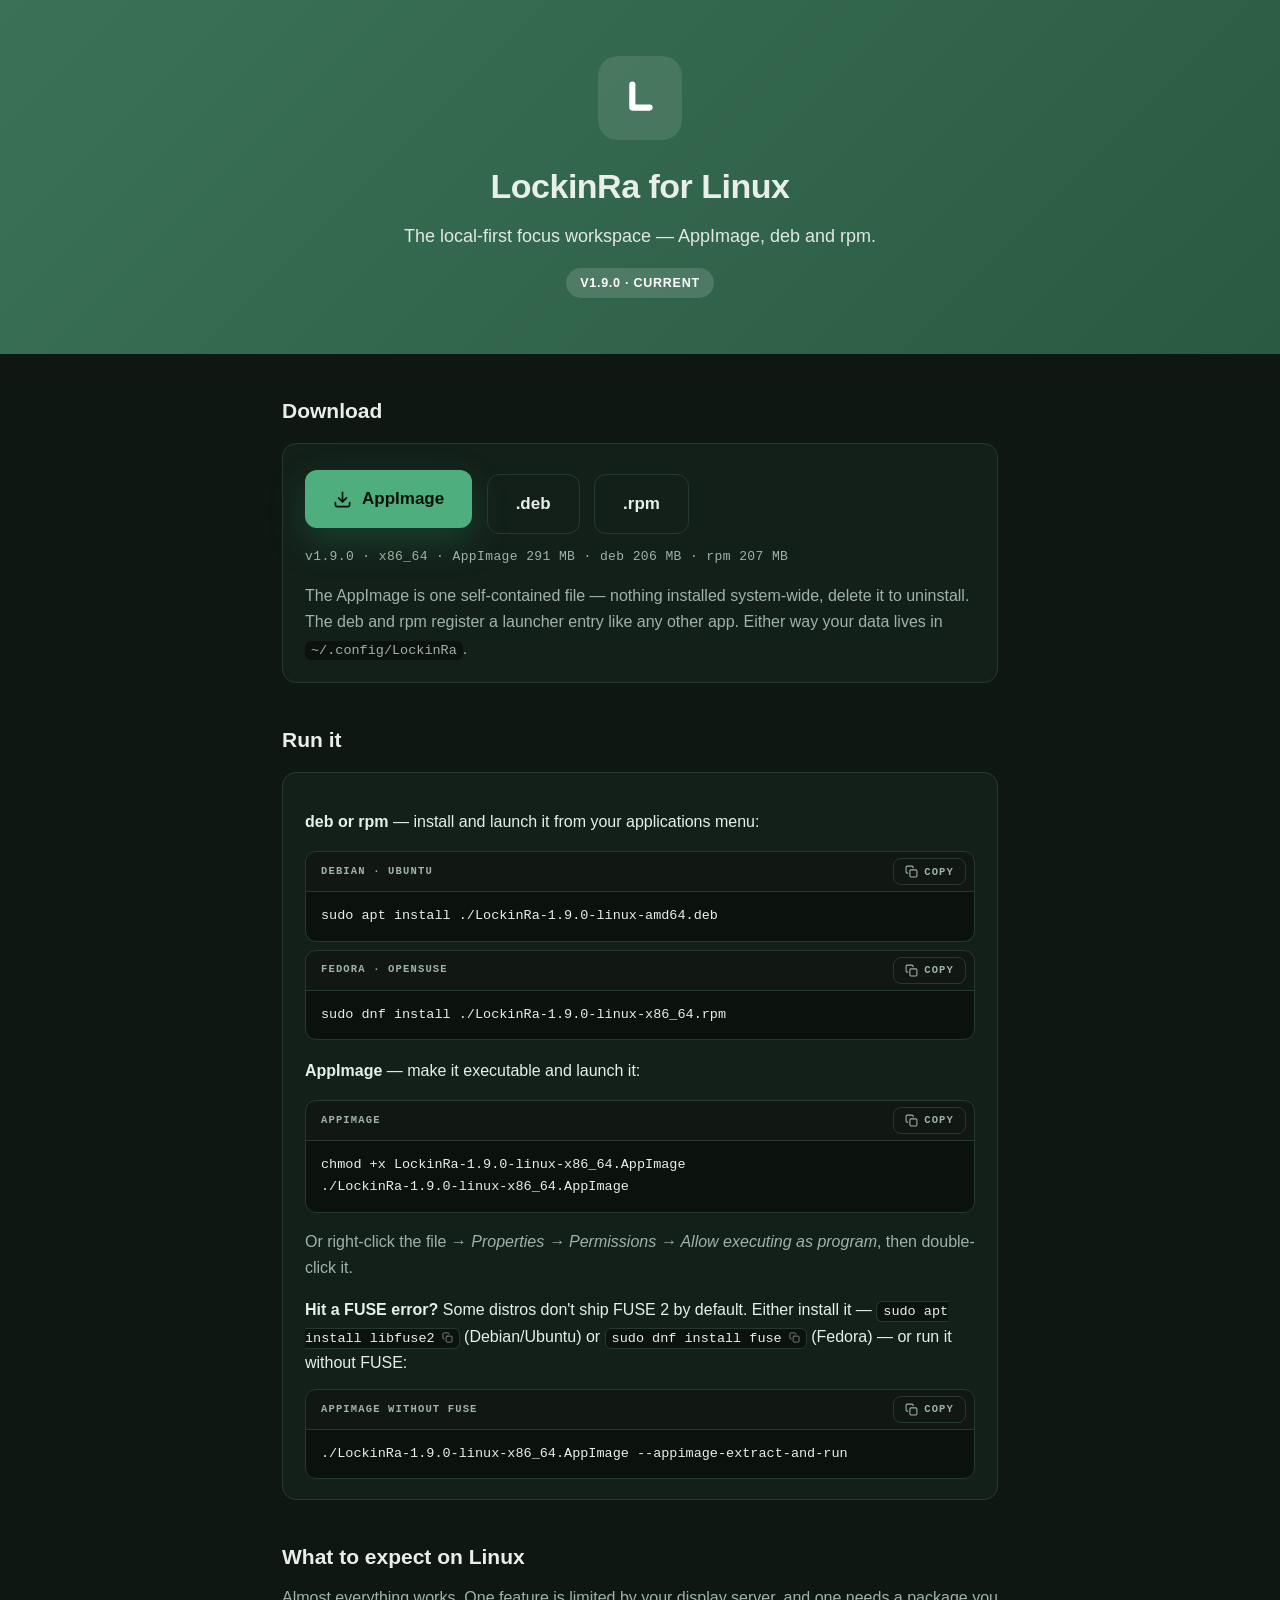
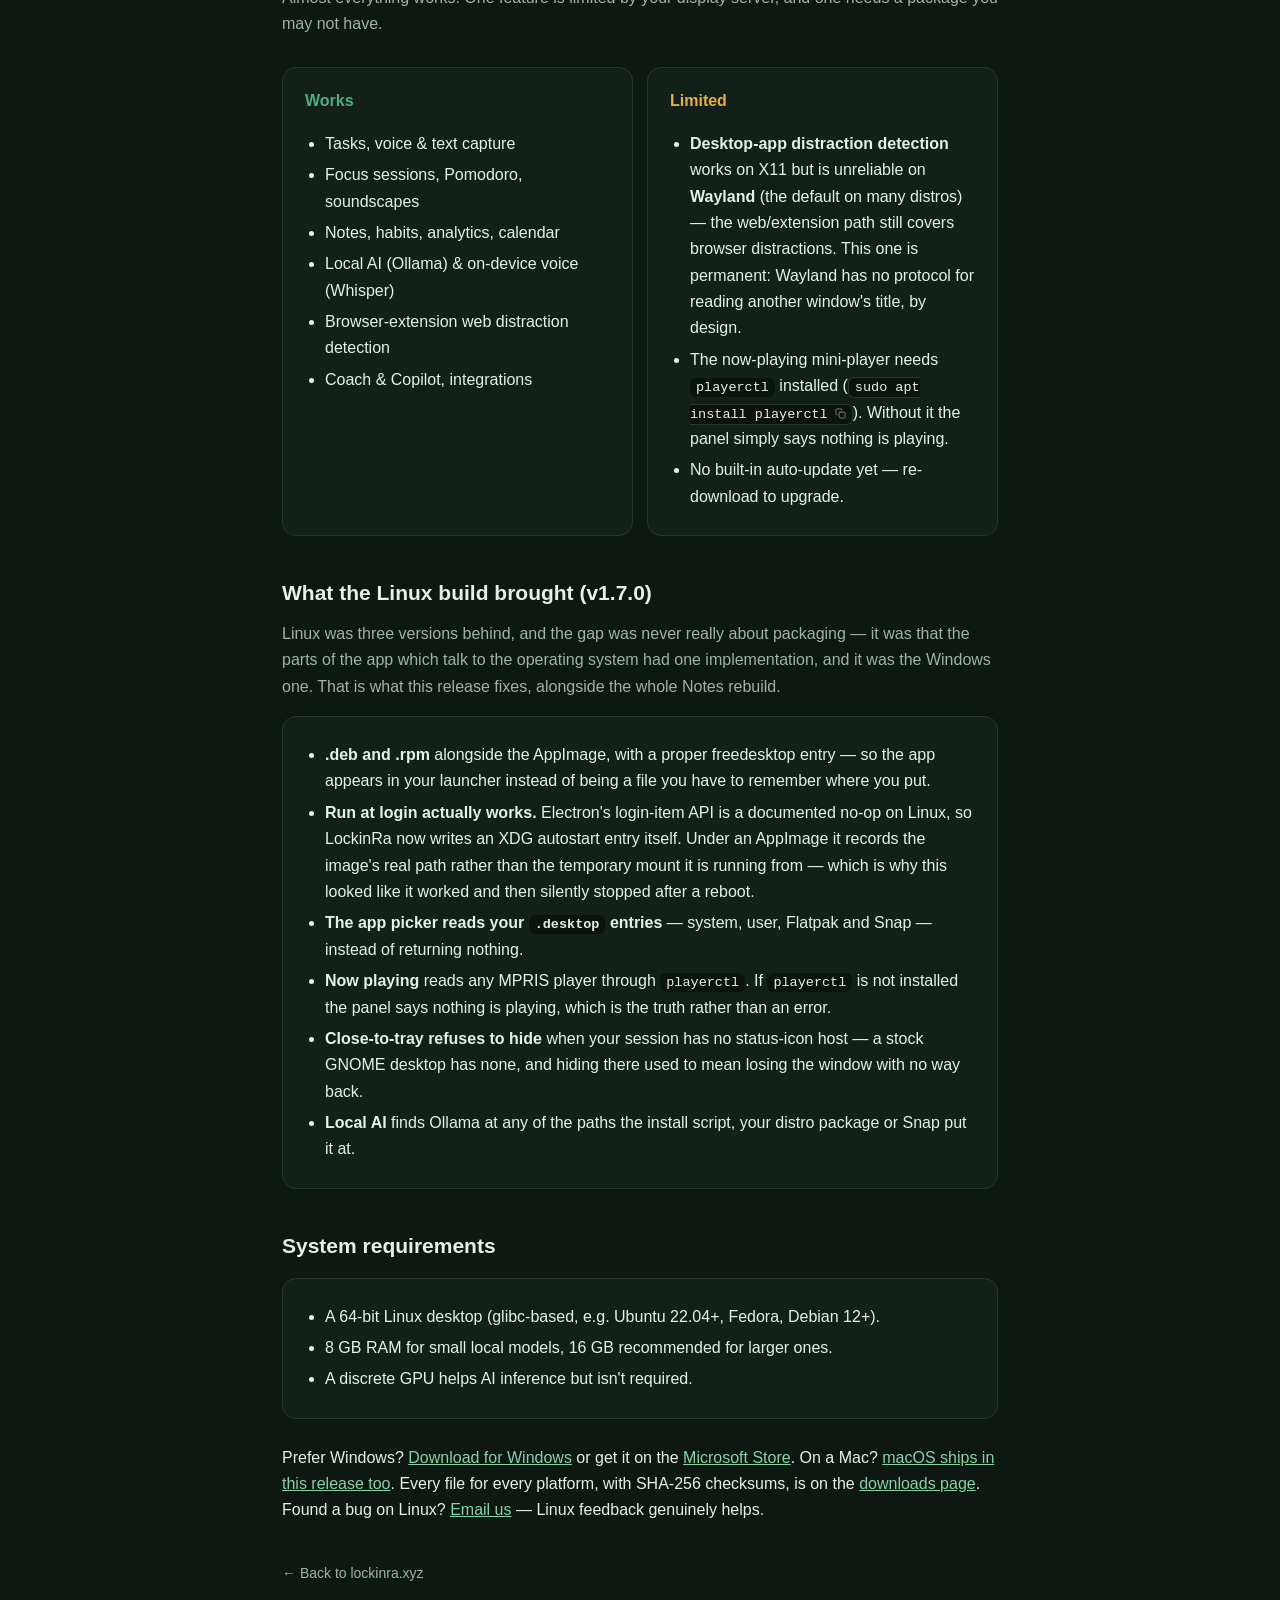
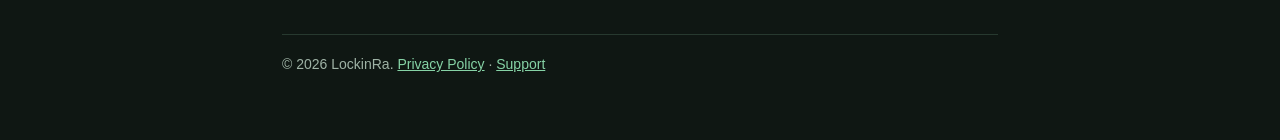
<file: linux.html>
<!doctype html>
<html lang="en">
<head>
  <meta charset="utf-8" />
  <meta name="viewport" content="width=device-width, initial-scale=1" />
  <link rel="icon" href="/favicon.ico" sizes="any" />
  <link rel="icon" href="/favicon.svg" type="image/svg+xml" />
  <link rel="apple-touch-icon" href="/apple-touch-icon.png" />
  <link rel="manifest" href="/site.webmanifest" />
  <title>LockinRa for Linux — AppImage, deb and rpm</title>
  <meta name="description" content="Download LockinRa for Linux — AppImage, deb or rpm. The local-first, privacy-first focus workspace. Everything works except desktop-app distraction detection under Wayland." />
  <meta name="keywords" content="LockinRa Linux, focus app Linux, AppImage productivity, local-first AI Linux, distraction blocker Linux" />
  <meta name="robots" content="index, follow" />
  <meta name="theme-color" content="#0f1713" />
  <link rel="canonical" href="https://lockinra.xyz/linux.html" />
  <meta property="og:site_name" content="LockinRa" />
  <meta property="og:title" content="LockinRa for Linux — AppImage, deb and rpm" />
  <meta property="og:description" content="A portable AppImage of the local-first focus & productivity workspace. No installer, no account, no cloud." />
  <meta property="og:type" content="website" />
  <meta property="og:url" content="https://lockinra.xyz/linux.html" />
  <meta property="og:image" content="https://lockinra.xyz/thumbnail.webp" />
  <meta name="twitter:card" content="summary_large_image" />
  <meta name="twitter:image" content="https://lockinra.xyz/thumbnail.webp" />
  <style>
    :root { --bg:#0f1713; --card:#13201a; --tile1:#3B7257; --tile2:#2A5A42; --primary:#4fae7e; --text:#e8efe9; --muted:#9fb3a6; --line:#27392f; }
    * { box-sizing: border-box; }
    html { color-scheme:dark; scrollbar-width:thin; scrollbar-color:hsl(150 3% 24%) transparent; }
    ::-webkit-scrollbar { width:10px; height:10px; }
    ::-webkit-scrollbar-track { background:transparent; }
    ::-webkit-scrollbar-thumb { background:hsl(150 3% 24%); border-radius:8px; border:2px solid transparent; background-clip:content-box; }
    ::-webkit-scrollbar-thumb:hover { background:hsl(150 4% 34%); background-clip:content-box; }
    body { margin:0; font:16px/1.65 -apple-system,Segoe UI,Roboto,Helvetica,Arial,sans-serif; color:var(--text); background:var(--bg); }
    a { color:#86d3a6; }
    .wrap { max-width:760px; margin:0 auto; padding:0 22px 64px; }
    header { background:linear-gradient(135deg,var(--tile1),var(--tile2)); padding:56px 22px; text-align:center; }
    .mark { width:84px; height:84px; border-radius:20px; background:rgba(255,255,255,.10); display:inline-flex; align-items:center; justify-content:center; margin-bottom:18px; }
    .mark svg { width:46px; height:46px; }
    h1 { margin:0; font-size:34px; letter-spacing:-.5px; }
    .tag { margin:8px 0 0; color:rgba(255,255,255,.85); font-size:18px; }
    .pill { display:inline-block; margin-top:16px; padding:5px 14px; border-radius:999px; background:rgba(255,255,255,.14); color:#fff; font-size:12.5px; font-weight:600; letter-spacing:.06em; text-transform:uppercase; }
    h2 { margin:40px 0 10px; font-size:21px; }
    .card { background:var(--card); border:1px solid var(--line); border-radius:14px; padding:20px 22px; margin-top:14px; }
    .muted { color:var(--muted); }
    .dl { display:inline-flex; align-items:center; gap:10px; margin:6px 10px 0 0; padding:15px 28px; border-radius:12px; background:var(--primary); color:#06120c; text-decoration:none; font-weight:700; font-size:17px; box-shadow:0 14px 34px rgba(40,120,80,.35); }
    .dl svg { width:19px; height:19px; }
    .dl-alt { background:transparent; color:var(--text); border:1px solid var(--line); box-shadow:none; font-weight:600; }
    .meta { margin-top:12px; font-size:13px; color:var(--muted); font-family:ui-monospace,SFMono-Regular,Menlo,monospace; letter-spacing:.03em; }
    ul { padding-left:20px; }
    li { margin:5px 0; }
    .grid { display:grid; gap:14px; }
    @media (min-width:620px){ .grid.two { grid-template-columns:1fr 1fr; } }
    pre { background:#0b110d; border:1px solid var(--line); border-radius:10px; padding:14px 16px; overflow:auto; font-size:13.5px; }
    code { background:#0c130f; padding:2px 6px; border-radius:6px; font-size:13.5px; }
    pre code { background:none; padding:0; }
    footer { border-top:1px solid var(--line); margin-top:48px; padding-top:18px; color:var(--muted); font-size:14px; }
    .back { display:inline-block; margin-top:22px; color:var(--muted); text-decoration:none; font-size:14px; }
  </style>
  <link rel="stylesheet" href="./copy.css" />
  <!-- Cloudflare Web Analytics --><script defer src='https://static.cloudflareinsights.com/beacon.min.js' data-cf-beacon='{"token": "bcd6aaa806f1443cafbd6d820843db3e"}'></script><!-- End Cloudflare Web Analytics -->
</head>
<body>
  <header>
    <div class="mark">
      <svg viewBox="0 0 24 24" fill="none" stroke="#fff" stroke-width="3.2" stroke-linecap="round" stroke-linejoin="round"><path d="M8 5 V17 H17"/></svg>
    </div>
    <h1>LockinRa for Linux</h1>
    <p class="tag">The local-first focus workspace — AppImage, deb and rpm.</p>
    <span class="pill">v1.9.0 · Current</span>
  </header>

  <div class="wrap">
    <h2>Download</h2>
    <div class="card">
      <a class="dl" href="https://github.com/0xabhilok/lockinra-site/releases/download/v1.9.0/LockinRa-1.9.0-linux-x86_64.AppImage" download>
        <svg viewBox="0 0 24 24" fill="none" stroke="currentColor" stroke-width="2.2" stroke-linecap="round" stroke-linejoin="round"><path d="M21 16v3a2 2 0 0 1-2 2H5a2 2 0 0 1-2-2v-3M7 10l5 5 5-5M12 15V3"/></svg>
        AppImage
      </a>
      <a class="dl dl-alt" href="https://github.com/0xabhilok/lockinra-site/releases/download/v1.9.0/LockinRa-1.9.0-linux-amd64.deb" download>.deb</a>
      <a class="dl dl-alt" href="https://github.com/0xabhilok/lockinra-site/releases/download/v1.9.0/LockinRa-1.9.0-linux-x86_64.rpm" download>.rpm</a>
      <div class="meta">v1.9.0 · x86_64 · AppImage 291&nbsp;MB · deb 206&nbsp;MB · rpm 207&nbsp;MB</div>
      <p class="muted" style="margin-bottom:0;">The AppImage is one self-contained file — nothing installed system-wide, delete it to uninstall. The deb and rpm register a launcher entry like any other app. Either way your data lives in <code>~/.config/LockinRa</code>.</p>
    </div>

    <h2>Run it</h2>
    <div class="card">
      <p><strong>deb or rpm</strong> — install and launch it from your applications menu:</p>
      <div class="cmd">
        <div class="cmd-bar"><span class="cmd-label">Debian · Ubuntu</span></div>
        <pre><code>sudo apt install ./LockinRa-1.9.0-linux-amd64.deb</code></pre>
      </div>
      <div class="cmd">
        <div class="cmd-bar"><span class="cmd-label">Fedora · openSUSE</span></div>
        <pre><code>sudo dnf install ./LockinRa-1.9.0-linux-x86_64.rpm</code></pre>
      </div>
      <p style="margin-top:18px;"><strong>AppImage</strong> — make it executable and launch it:</p>
      <div class="cmd">
        <div class="cmd-bar"><span class="cmd-label">AppImage</span></div>
        <pre><code>chmod +x LockinRa-1.9.0-linux-x86_64.AppImage
./LockinRa-1.9.0-linux-x86_64.AppImage</code></pre>
      </div>
      <p class="muted">Or right-click the file → <em>Properties → Permissions → Allow executing as program</em>, then double-click it.</p>
      <p style="margin-bottom:0;"><strong>Hit a FUSE error?</strong> Some distros don't ship FUSE 2 by default. Either install it —
        <code class="cmd-inline">sudo apt install libfuse2</code> (Debian/Ubuntu) or <code class="cmd-inline">sudo dnf install fuse</code> (Fedora) —
        or run it without FUSE:</p>
      <div class="cmd">
        <div class="cmd-bar"><span class="cmd-label">AppImage without FUSE</span></div>
        <pre><code>./LockinRa-1.9.0-linux-x86_64.AppImage --appimage-extract-and-run</code></pre>
      </div>
    </div>

    <h2>What to expect on Linux</h2>
    <p class="muted" style="margin-top:6px;">Almost everything works. One feature is limited by your display server, and one needs a package you may not have.</p>
    <div class="grid two">
      <div class="card">
        <strong style="color:var(--primary);">Works</strong>
        <ul style="margin-bottom:0;">
          <li>Tasks, voice &amp; text capture</li>
          <li>Focus sessions, Pomodoro, soundscapes</li>
          <li>Notes, habits, analytics, calendar</li>
          <li>Local AI (Ollama) &amp; on-device voice (Whisper)</li>
          <li>Browser-extension web distraction detection</li>
          <li>Coach &amp; Copilot, integrations</li>
        </ul>
      </div>
      <div class="card">
        <strong style="color:#e2b04a;">Limited</strong>
        <ul style="margin-bottom:0;">
          <li><strong>Desktop-app distraction detection</strong> works on X11 but is unreliable on <strong>Wayland</strong> (the default on many distros) — the web/extension path still covers browser distractions. This one is permanent: Wayland has no protocol for reading another window's title, by design.</li>
          <li>The now-playing mini-player needs <code>playerctl</code> installed (<code class="cmd-inline">sudo apt install playerctl</code>). Without it the panel simply says nothing is playing.</li>
          <li>No built-in auto-update yet — re-download to upgrade.</li>
        </ul>
      </div>
    </div>

    <h2>What the Linux build brought (v1.7.0)</h2>
    <p class="muted" style="margin-top:6px;">Linux was three versions behind, and the gap was never really about packaging — it was that the parts of the app which talk to the operating system had one implementation, and it was the Windows one. That is what this release fixes, alongside the whole Notes rebuild.</p>
    <div class="card">
      <ul style="margin:0;">
        <li><strong>.deb and .rpm</strong> alongside the AppImage, with a proper freedesktop entry — so the app appears in your launcher instead of being a file you have to remember where you put.</li>
        <li><strong>Run at login actually works.</strong> Electron's login-item API is a documented no-op on Linux, so LockinRa now writes an XDG autostart entry itself. Under an AppImage it records the image's real path rather than the temporary mount it is running from — which is why this looked like it worked and then silently stopped after a reboot.</li>
        <li><strong>The app picker reads your <code>.desktop</code> entries</strong> — system, user, Flatpak and Snap — instead of returning nothing.</li>
        <li><strong>Now playing</strong> reads any MPRIS player through <code>playerctl</code>. If <code>playerctl</code> is not installed the panel says nothing is playing, which is the truth rather than an error.</li>
        <li><strong>Close-to-tray refuses to hide</strong> when your session has no status-icon host — a stock GNOME desktop has none, and hiding there used to mean losing the window with no way back.</li>
        <li><strong>Local AI</strong> finds Ollama at any of the paths the install script, your distro package or Snap put it at.</li>
      </ul>
    </div>

    <h2>System requirements</h2>
    <div class="card">
      <ul style="margin:0;">
        <li>A 64-bit Linux desktop (glibc-based, e.g. Ubuntu 22.04+, Fedora, Debian 12+).</li>
        <li>8&nbsp;GB RAM for small local models, 16&nbsp;GB recommended for larger ones.</li>
        <li>A discrete GPU helps AI inference but isn't required.</li>
      </ul>
    </div>

    <p style="margin-top:26px;">Prefer Windows? <a href="index.html#download">Download for Windows</a> or get it on the
      <a href="https://apps.microsoft.com/detail/9N6KKXPCV2JW" target="_blank" rel="noopener">Microsoft Store</a>.
      On a Mac? <a href="mac.html">macOS ships in this release too</a>.
      Every file for every platform, with SHA-256 checksums, is on the <a href="download.html">downloads page</a>.
      Found a bug on Linux? <a href="mailto:abhilokreddydev@gmail.com">Email us</a> — Linux feedback genuinely helps.</p>

    <a class="back" href="index.html">← Back to lockinra.xyz</a>

    <footer>
      © <span id="y"></span> LockinRa. <a href="./privacy.html">Privacy Policy</a> · <a href="./support.html">Support</a>
      <script>document.getElementById('y').textContent = '2026';</script>
    </footer>
  </div>
  <script src="./copy.js" defer></script>
</body>
</html>
</file>
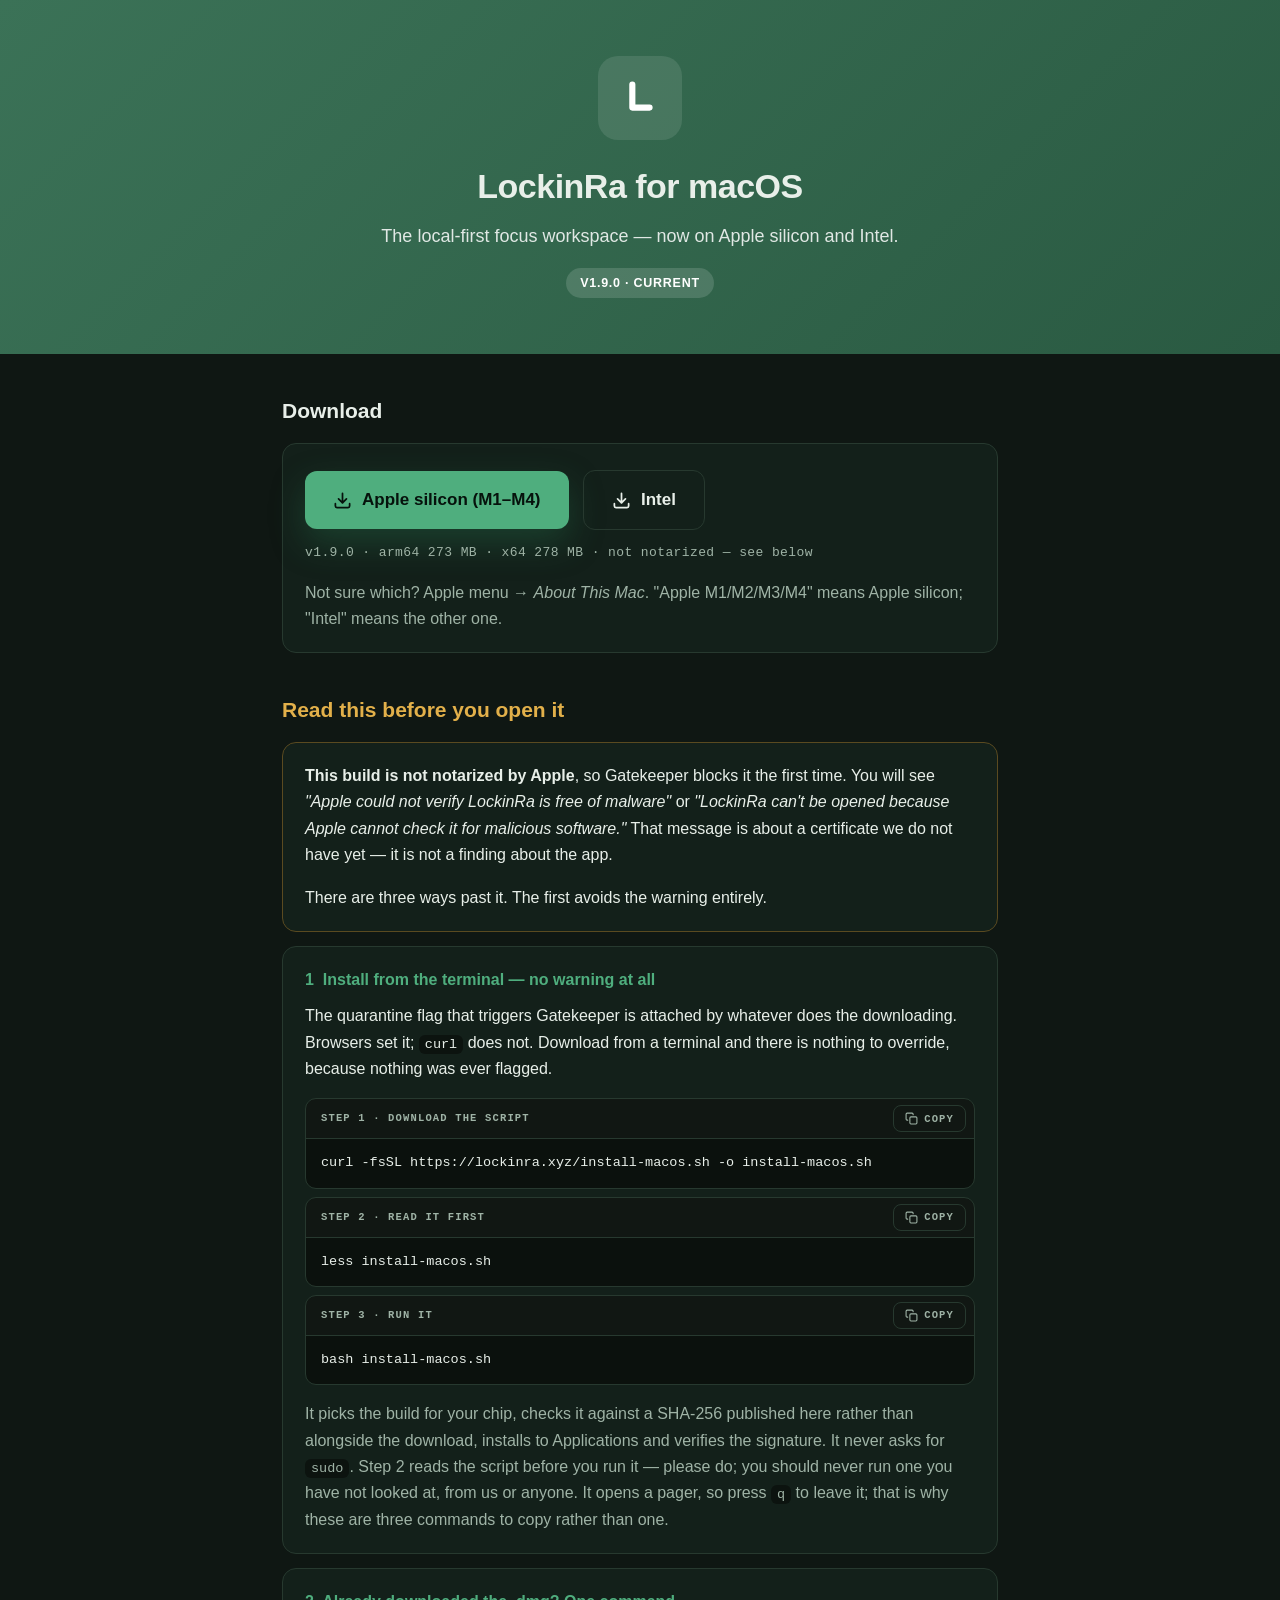
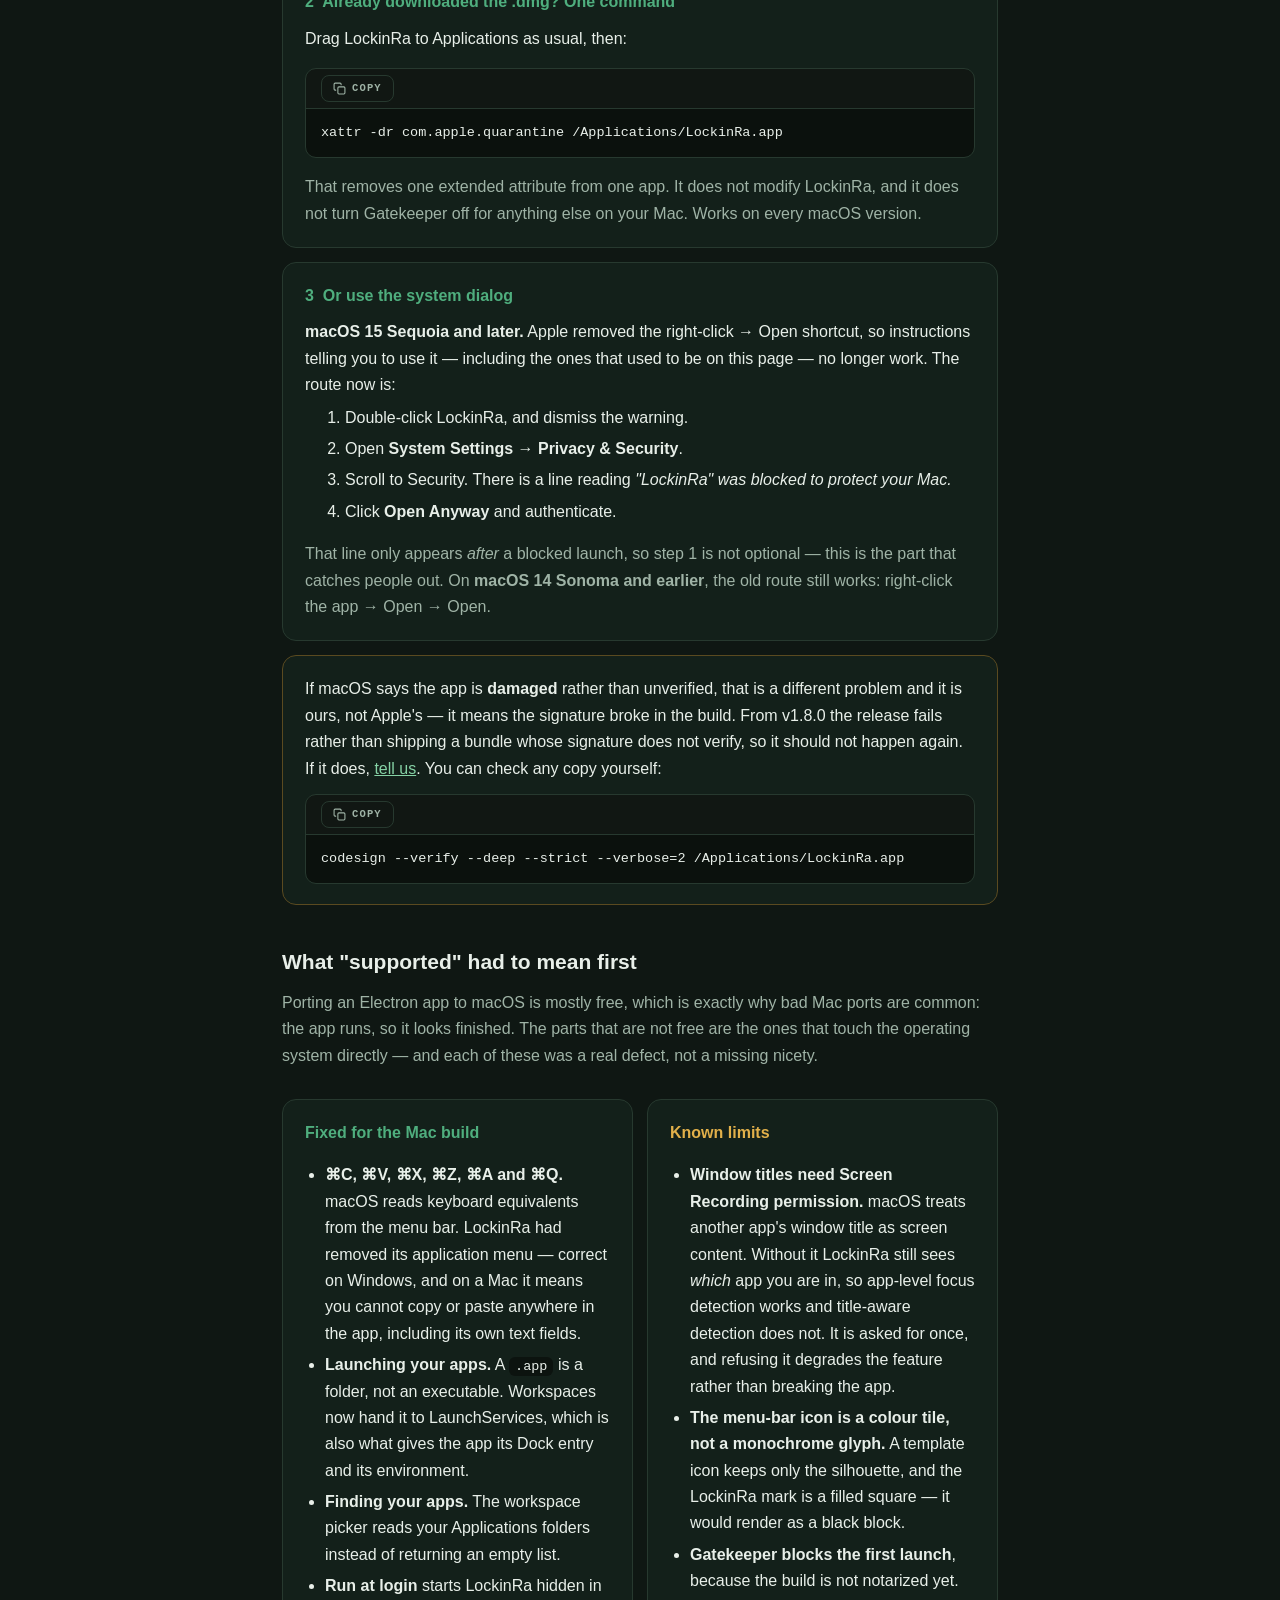
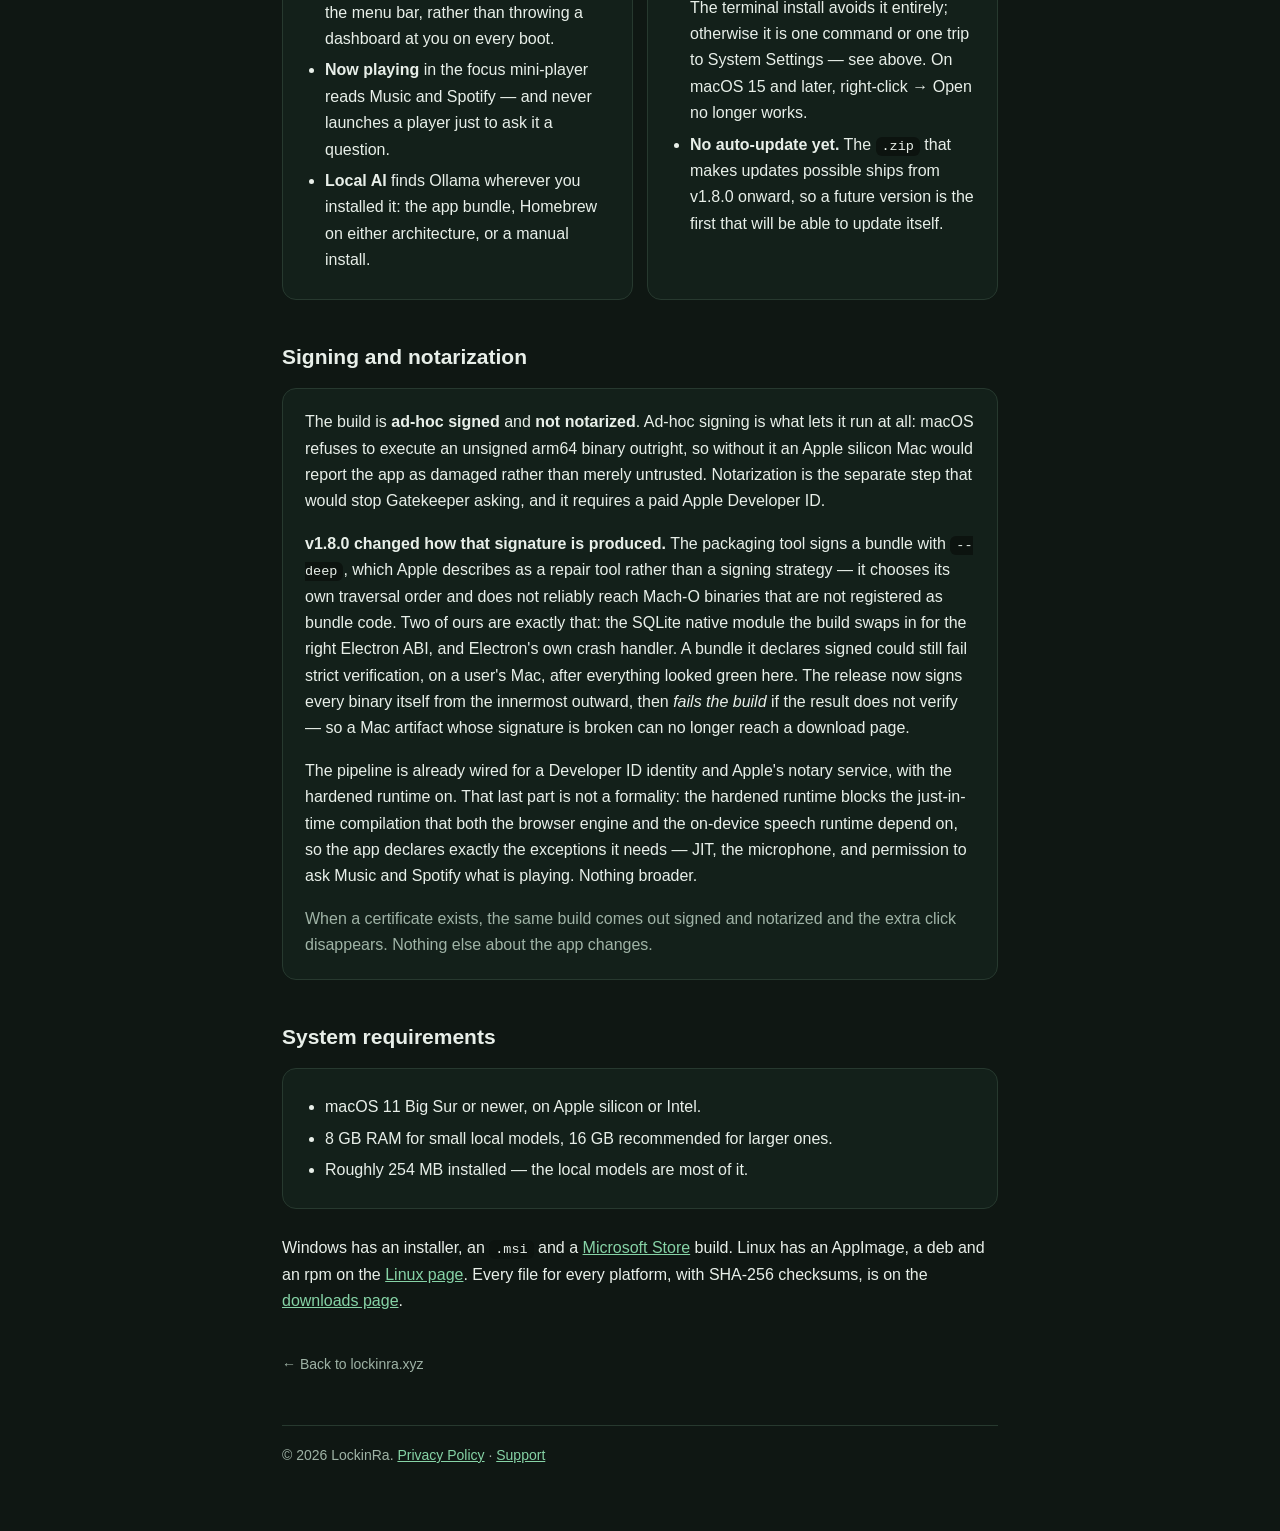
<file: mac.html>
<!doctype html>
<html lang="en">
<head>
  <meta charset="utf-8" />
  <meta name="viewport" content="width=device-width, initial-scale=1" />
  <link rel="icon" href="/favicon.ico" sizes="any" />
  <link rel="icon" href="/favicon.svg" type="image/svg+xml" />
  <link rel="apple-touch-icon" href="/apple-touch-icon.png" />
  <link rel="manifest" href="/site.webmanifest" />
  <title>LockinRa for macOS — Download for Apple Silicon &amp; Intel</title>
  <meta name="description" content="Download LockinRa for macOS — the local-first, privacy-first focus workspace, on Apple silicon and Intel. Not yet notarized, so it takes one extra click to open; here is exactly why, and what its limits are." />
  <meta name="keywords" content="LockinRa Mac, focus app macOS, local-first AI Mac, distraction blocker macOS, Apple silicon productivity app" />
  <meta name="robots" content="index, follow" />
  <meta name="theme-color" content="#0f1713" />
  <link rel="canonical" href="https://lockinra.xyz/mac.html" />
  <meta property="og:site_name" content="LockinRa" />
  <meta property="og:title" content="LockinRa for macOS — Download for Apple Silicon &amp; Intel" />
  <meta property="og:description" content="The local-first focus workspace, now on macOS. Not yet notarized — one extra click to open, and here is exactly why." />
  <meta property="og:type" content="website" />
  <meta property="og:url" content="https://lockinra.xyz/mac.html" />
  <meta property="og:image" content="https://lockinra.xyz/thumbnail.webp" />
  <meta name="twitter:card" content="summary_large_image" />
  <meta name="twitter:image" content="https://lockinra.xyz/thumbnail.webp" />
  <style>
    :root { --bg:#0f1713; --card:#13201a; --tile1:#3B7257; --tile2:#2A5A42; --primary:#4fae7e; --text:#e8efe9; --muted:#9fb3a6; --line:#27392f; }
    * { box-sizing: border-box; }
    html { color-scheme:dark; scrollbar-width:thin; scrollbar-color:hsl(150 3% 24%) transparent; }
    ::-webkit-scrollbar { width:10px; height:10px; }
    ::-webkit-scrollbar-track { background:transparent; }
    ::-webkit-scrollbar-thumb { background:hsl(150 3% 24%); border-radius:8px; border:2px solid transparent; background-clip:content-box; }
    ::-webkit-scrollbar-thumb:hover { background:hsl(150 4% 34%); background-clip:content-box; }
    body { margin:0; font:16px/1.65 -apple-system,Segoe UI,Roboto,Helvetica,Arial,sans-serif; color:var(--text); background:var(--bg); }
    a { color:#86d3a6; }
    .wrap { max-width:760px; margin:0 auto; padding:0 22px 64px; }
    header { background:linear-gradient(135deg,var(--tile1),var(--tile2)); padding:56px 22px; text-align:center; }
    .mark { width:84px; height:84px; border-radius:20px; background:rgba(255,255,255,.10); display:inline-flex; align-items:center; justify-content:center; margin-bottom:18px; }
    .mark svg { width:46px; height:46px; }
    h1 { margin:0; font-size:34px; letter-spacing:-.5px; }
    .tag { margin:8px 0 0; color:rgba(255,255,255,.85); font-size:18px; }
    .pill { display:inline-block; margin-top:16px; padding:5px 14px; border-radius:999px; background:rgba(255,255,255,.14); color:#fff; font-size:12.5px; font-weight:600; letter-spacing:.06em; text-transform:uppercase; }
    h2 { margin:40px 0 10px; font-size:21px; }
    .card { background:var(--card); border:1px solid var(--line); border-radius:14px; padding:20px 22px; margin-top:14px; }
    .muted { color:var(--muted); }
    .dl { display:inline-flex; align-items:center; gap:10px; margin:6px 10px 0 0; padding:15px 28px; border-radius:12px; background:var(--primary); color:#06120c; text-decoration:none; font-weight:700; font-size:17px; box-shadow:0 14px 34px rgba(40,120,80,.35); }
    .dl svg { width:19px; height:19px; }
    .dl-alt { background:transparent; color:var(--text); border:1px solid var(--line); box-shadow:none; font-weight:600; }
    pre { background:#0b110d; border:1px solid var(--line); border-radius:10px; padding:14px 16px; overflow:auto; font-size:13.5px; }
    pre code { background:none; padding:0; }
    .meta { margin-top:12px; font-size:13px; color:var(--muted); font-family:ui-monospace,SFMono-Regular,Menlo,monospace; letter-spacing:.03em; }
    ul { padding-left:20px; }
    li { margin:5px 0; }
    .grid { display:grid; gap:14px; }
    @media (min-width:620px){ .grid.two { grid-template-columns:1fr 1fr; } }
    code { background:#0c130f; padding:2px 6px; border-radius:6px; font-size:13.5px; }
    footer { border-top:1px solid var(--line); margin-top:48px; padding-top:18px; color:var(--muted); font-size:14px; }
    .back { display:inline-block; margin-top:22px; color:var(--muted); text-decoration:none; font-size:14px; }
    .lede { font-size:17.5px; }
  </style>
  <link rel="stylesheet" href="./copy.css" />
  <!-- Cloudflare Web Analytics --><script defer src='https://static.cloudflareinsights.com/beacon.min.js' data-cf-beacon='{"token": "bcd6aaa806f1443cafbd6d820843db3e"}'></script><!-- End Cloudflare Web Analytics -->
</head>
<body>
  <header>
    <div class="mark">
      <svg viewBox="0 0 24 24" fill="none" stroke="#fff" stroke-width="3.2" stroke-linecap="round" stroke-linejoin="round"><path d="M8 5 V17 H17"/></svg>
    </div>
    <h1>LockinRa for macOS</h1>
    <p class="tag">The local-first focus workspace — now on Apple silicon and Intel.</p>
    <span class="pill">v1.9.0 · Current</span>
  </header>

  <div class="wrap">
    <h2>Download</h2>
    <div class="card">
      <a class="dl" href="https://github.com/0xabhilok/lockinra-site/releases/download/v1.9.0/LockinRa-1.9.0-mac-arm64.dmg" download>
        <svg viewBox="0 0 24 24" fill="none" stroke="currentColor" stroke-width="2.2" stroke-linecap="round" stroke-linejoin="round"><path d="M21 16v3a2 2 0 0 1-2 2H5a2 2 0 0 1-2-2v-3M7 10l5 5 5-5M12 15V3"/></svg>
        Apple silicon (M1–M4)
      </a>
      <a class="dl dl-alt" href="https://github.com/0xabhilok/lockinra-site/releases/download/v1.9.0/LockinRa-1.9.0-mac-x64.dmg" download>
        <svg viewBox="0 0 24 24" fill="none" stroke="currentColor" stroke-width="2.2" stroke-linecap="round" stroke-linejoin="round"><path d="M21 16v3a2 2 0 0 1-2 2H5a2 2 0 0 1-2-2v-3M7 10l5 5 5-5M12 15V3"/></svg>
        Intel
      </a>
      <div class="meta">v1.9.0 · arm64 273&nbsp;MB · x64 278&nbsp;MB · not notarized — see below</div>
      <p class="muted" style="margin-bottom:0;">Not sure which? Apple menu → <em>About This Mac</em>. "Apple M1/M2/M3/M4" means Apple silicon; "Intel" means the other one.</p>
    </div>

    <h2 style="color:#e2b04a;">Read this before you open it</h2>
    <div class="card" style="border-color:#5a4a20;">
      <p style="margin-top:0;"><strong>This build is not notarized by Apple</strong>, so Gatekeeper blocks it the first time. You will see <em>"Apple could not verify LockinRa is free of malware"</em> or <em>"LockinRa can't be opened because Apple cannot check it for malicious software."</em> That message is about a certificate we do not have yet — it is not a finding about the app.</p>
      <p style="margin-bottom:0;">There are three ways past it. The first avoids the warning entirely.</p>
    </div>

    <div class="card">
      <strong style="color:var(--primary);">1 &nbsp;Install from the terminal — no warning at all</strong>
      <p style="margin-top:10px;">The quarantine flag that triggers Gatekeeper is attached by whatever does the downloading. Browsers set it; <code>curl</code> does not. Download from a terminal and there is nothing to override, because nothing was ever flagged.</p>
      <div class="cmd">
        <div class="cmd-bar"><span class="cmd-label">Step 1 · Download the script</span></div>
        <pre><code>curl -fsSL https://lockinra.xyz/install-macos.sh -o install-macos.sh</code></pre>
      </div>
      <div class="cmd">
        <div class="cmd-bar"><span class="cmd-label">Step 2 · Read it first</span></div>
        <pre><code>less install-macos.sh</code></pre>
      </div>
      <div class="cmd">
        <div class="cmd-bar"><span class="cmd-label">Step 3 · Run it</span></div>
        <pre><code>bash install-macos.sh</code></pre>
      </div>
      <p class="muted" style="margin-bottom:0;">It picks the build for your chip, checks it against a SHA-256 published here rather than alongside the download, installs to Applications and verifies the signature. It never asks for <code>sudo</code>. Step 2 reads the script before you run it — please do; you should never run one you have not looked at, from us or anyone. It opens a pager, so press <code>q</code> to leave it; that is why these are three commands to copy rather than one.</p>
    </div>

    <div class="card">
      <strong style="color:var(--primary);">2 &nbsp;Already downloaded the .dmg? One command</strong>
      <p style="margin-top:10px;">Drag LockinRa to Applications as usual, then:</p>
      <div class="cmd">
        <pre><code>xattr -dr com.apple.quarantine /Applications/LockinRa.app</code></pre>
      </div>
      <p class="muted" style="margin-bottom:0;">That removes one extended attribute from one app. It does not modify LockinRa, and it does not turn Gatekeeper off for anything else on your Mac. Works on every macOS version.</p>
    </div>

    <div class="card">
      <strong style="color:var(--primary);">3 &nbsp;Or use the system dialog</strong>
      <p style="margin-top:10px;margin-bottom:6px;"><strong>macOS 15 Sequoia and later.</strong> Apple removed the right-click → Open shortcut, so instructions telling you to use it — including the ones that used to be on this page — no longer work. The route now is:</p>
      <ol style="margin-top:0;">
        <li>Double-click LockinRa, and dismiss the warning.</li>
        <li>Open <strong>System Settings → Privacy &amp; Security</strong>.</li>
        <li>Scroll to Security. There is a line reading <em>"LockinRa" was blocked to protect your Mac.</em></li>
        <li>Click <strong>Open Anyway</strong> and authenticate.</li>
      </ol>
      <p class="muted" style="margin-bottom:0;">That line only appears <em>after</em> a blocked launch, so step 1 is not optional — this is the part that catches people out. On <strong>macOS 14 Sonoma and earlier</strong>, the old route still works: right-click the app → Open → Open.</p>
    </div>

    <div class="card" style="border-color:#5a4a20;">
      <p style="margin-top:0;margin-bottom:0;">If macOS says the app is <strong>damaged</strong> rather than unverified, that is a different problem and it is ours, not Apple's — it means the signature broke in the build. From v1.8.0 the release fails rather than shipping a bundle whose signature does not verify, so it should not happen again. If it does, <a href="support.html">tell us</a>. You can check any copy yourself:</p>
      <div class="cmd">
        <pre><code>codesign --verify --deep --strict --verbose=2 /Applications/LockinRa.app</code></pre>
      </div>
    </div>

    <h2>What "supported" had to mean first</h2>
    <p class="muted" style="margin-top:6px;">Porting an Electron app to macOS is mostly free, which is exactly why bad Mac ports are common: the app runs, so it looks finished. The parts that are not free are the ones that touch the operating system directly — and each of these was a real defect, not a missing nicety.</p>
    <div class="grid two">
      <div class="card">
        <strong style="color:var(--primary);">Fixed for the Mac build</strong>
        <ul style="margin-bottom:0;">
          <li><strong>⌘C, ⌘V, ⌘X, ⌘Z, ⌘A and ⌘Q.</strong> macOS reads keyboard equivalents from the menu bar. LockinRa had removed its application menu — correct on Windows, and on a Mac it means you cannot copy or paste anywhere in the app, including its own text fields.</li>
          <li><strong>Launching your apps.</strong> A <code>.app</code> is a folder, not an executable. Workspaces now hand it to LaunchServices, which is also what gives the app its Dock entry and its environment.</li>
          <li><strong>Finding your apps.</strong> The workspace picker reads your Applications folders instead of returning an empty list.</li>
          <li><strong>Run at login</strong> starts LockinRa hidden in the menu bar, rather than throwing a dashboard at you on every boot.</li>
          <li><strong>Now playing</strong> in the focus mini-player reads Music and Spotify — and never launches a player just to ask it a question.</li>
          <li><strong>Local AI</strong> finds Ollama wherever you installed it: the app bundle, Homebrew on either architecture, or a manual install.</li>
        </ul>
      </div>
      <div class="card">
        <strong style="color:#e2b04a;">Known limits</strong>
        <ul style="margin-bottom:0;">
          <li><strong>Window titles need Screen Recording permission.</strong> macOS treats another app's window title as screen content. Without it LockinRa still sees <em>which</em> app you are in, so app-level focus detection works and title-aware detection does not. It is asked for once, and refusing it degrades the feature rather than breaking the app.</li>
          <li><strong>The menu-bar icon is a colour tile, not a monochrome glyph.</strong> A template icon keeps only the silhouette, and the LockinRa mark is a filled square — it would render as a black block.</li>
          <li><strong>Gatekeeper blocks the first launch</strong>, because the build is not notarized yet. The terminal install avoids it entirely; otherwise it is one command or one trip to System Settings — see above. On macOS 15 and later, right-click → Open no longer works.</li>
          <li><strong>No auto-update yet.</strong> The <code>.zip</code> that makes updates possible ships from v1.8.0 onward, so a future version is the first that will be able to update itself.</li>
        </ul>
      </div>
    </div>

    <h2>Signing and notarization</h2>
    <div class="card">
      <p style="margin-top:0;">The build is <strong>ad-hoc signed</strong> and <strong>not notarized</strong>. Ad-hoc signing is what lets it run at all: macOS refuses to execute an unsigned arm64 binary outright, so without it an Apple silicon Mac would report the app as damaged rather than merely untrusted. Notarization is the separate step that would stop Gatekeeper asking, and it requires a paid Apple Developer ID.</p>
      <p><strong>v1.8.0 changed how that signature is produced.</strong> The packaging tool signs a bundle with <code>--deep</code>, which Apple describes as a repair tool rather than a signing strategy — it chooses its own traversal order and does not reliably reach Mach-O binaries that are not registered as bundle code. Two of ours are exactly that: the SQLite native module the build swaps in for the right Electron ABI, and Electron's own crash handler. A bundle it declares signed could still fail strict verification, on a user's Mac, after everything looked green here. The release now signs every binary itself from the innermost outward, then <em>fails the build</em> if the result does not verify — so a Mac artifact whose signature is broken can no longer reach a download page.</p>
      <p>The pipeline is already wired for a Developer ID identity and Apple's notary service, with the hardened runtime on. That last part is not a formality: the hardened runtime blocks the just-in-time compilation that both the browser engine and the on-device speech runtime depend on, so the app declares exactly the exceptions it needs — JIT, the microphone, and permission to ask Music and Spotify what is playing. Nothing broader.</p>
      <p class="muted" style="margin-bottom:0;">When a certificate exists, the same build comes out signed and notarized and the extra click disappears. Nothing else about the app changes.</p>
    </div>

    <h2>System requirements</h2>
    <div class="card">
      <ul style="margin:0;">
        <li>macOS 11 Big Sur or newer, on Apple silicon or Intel.</li>
        <li>8&nbsp;GB RAM for small local models, 16&nbsp;GB recommended for larger ones.</li>
        <li>Roughly 254&nbsp;MB installed — the local models are most of it.</li>
      </ul>
    </div>

    <p style="margin-top:26px;">Windows has an installer, an <code>.msi</code> and a
      <a href="https://apps.microsoft.com/detail/9N6KKXPCV2JW" target="_blank" rel="noopener">Microsoft Store</a> build.
      Linux has an AppImage, a deb and an rpm on the <a href="linux.html">Linux page</a>.
      Every file for every platform, with SHA-256 checksums, is on the <a href="download.html">downloads page</a>.</p>

    <a class="back" href="index.html">← Back to lockinra.xyz</a>

    <footer>
      © <span id="y"></span> LockinRa. <a href="./privacy.html">Privacy Policy</a> · <a href="./support.html">Support</a>
      <script>document.getElementById('y').textContent = '2026';</script>
    </footer>
  </div>
  <script src="./copy.js" defer></script>
</body>
</html>
</file>
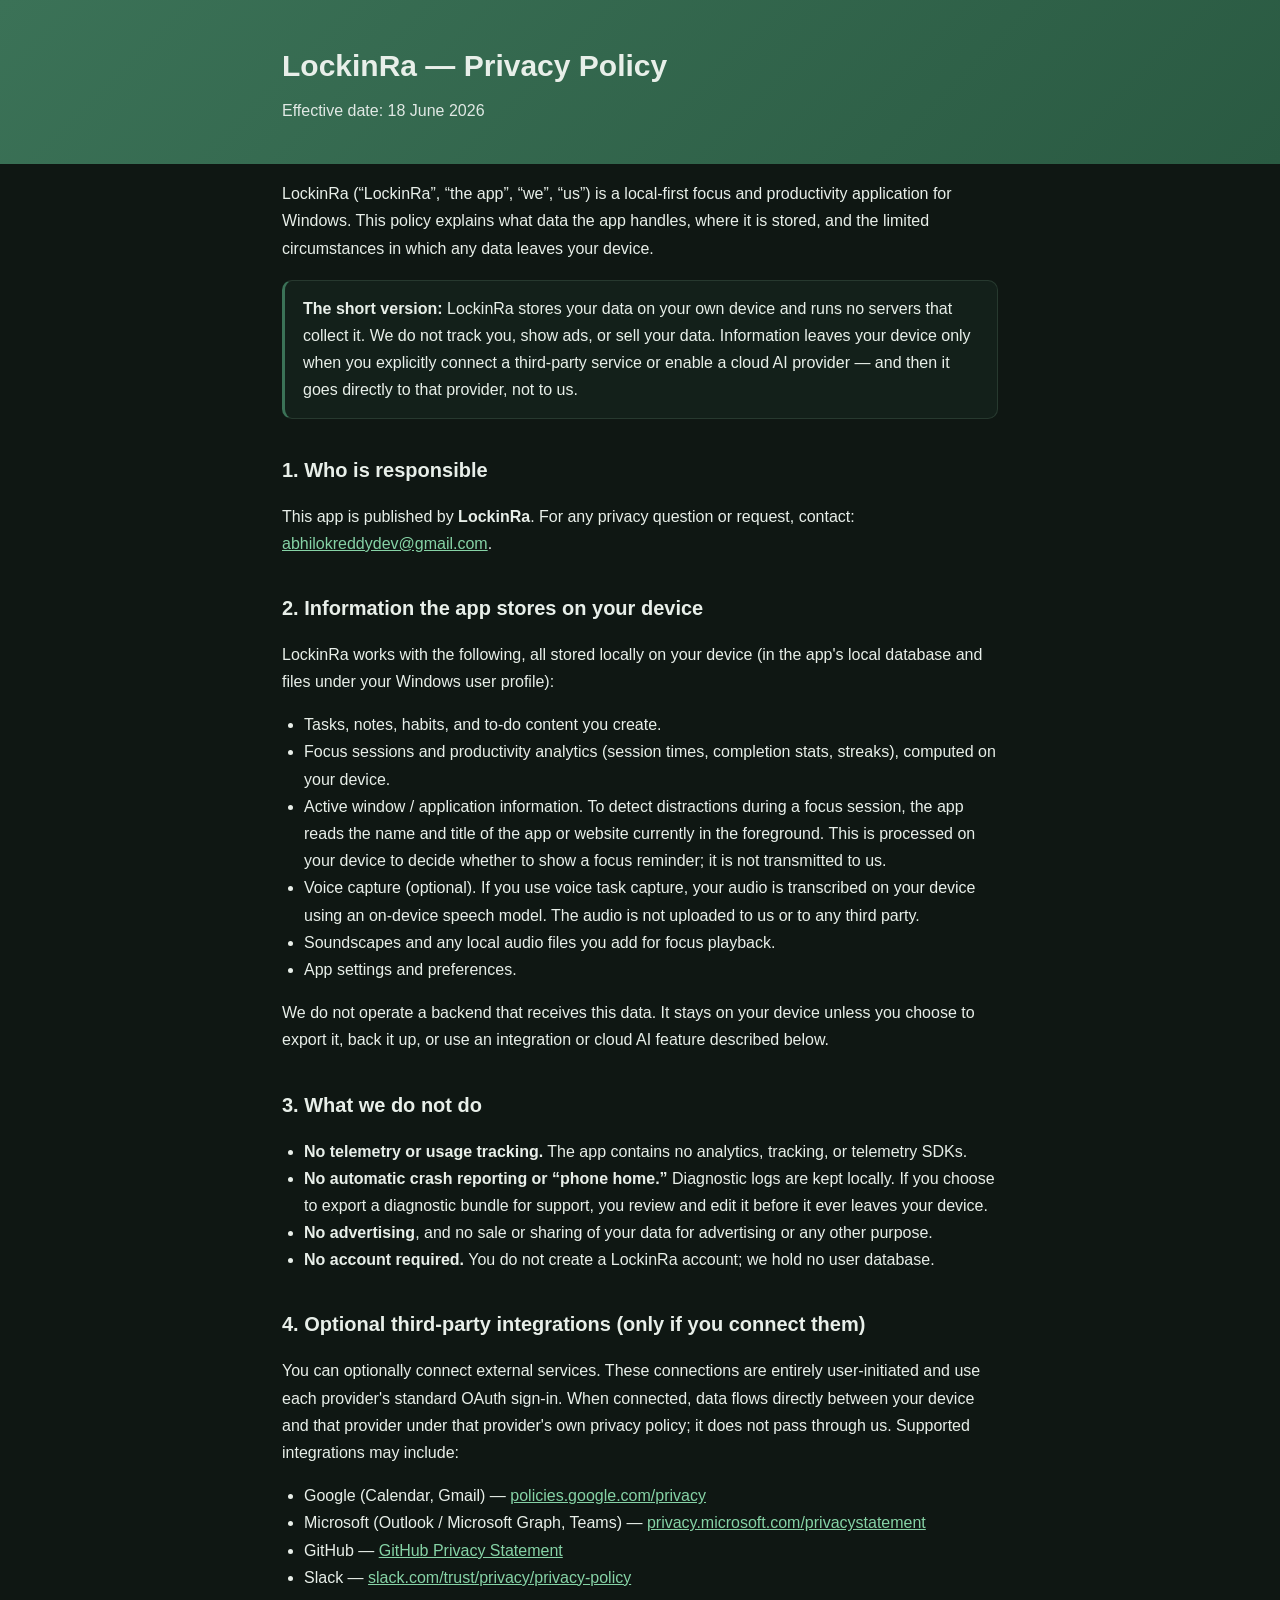
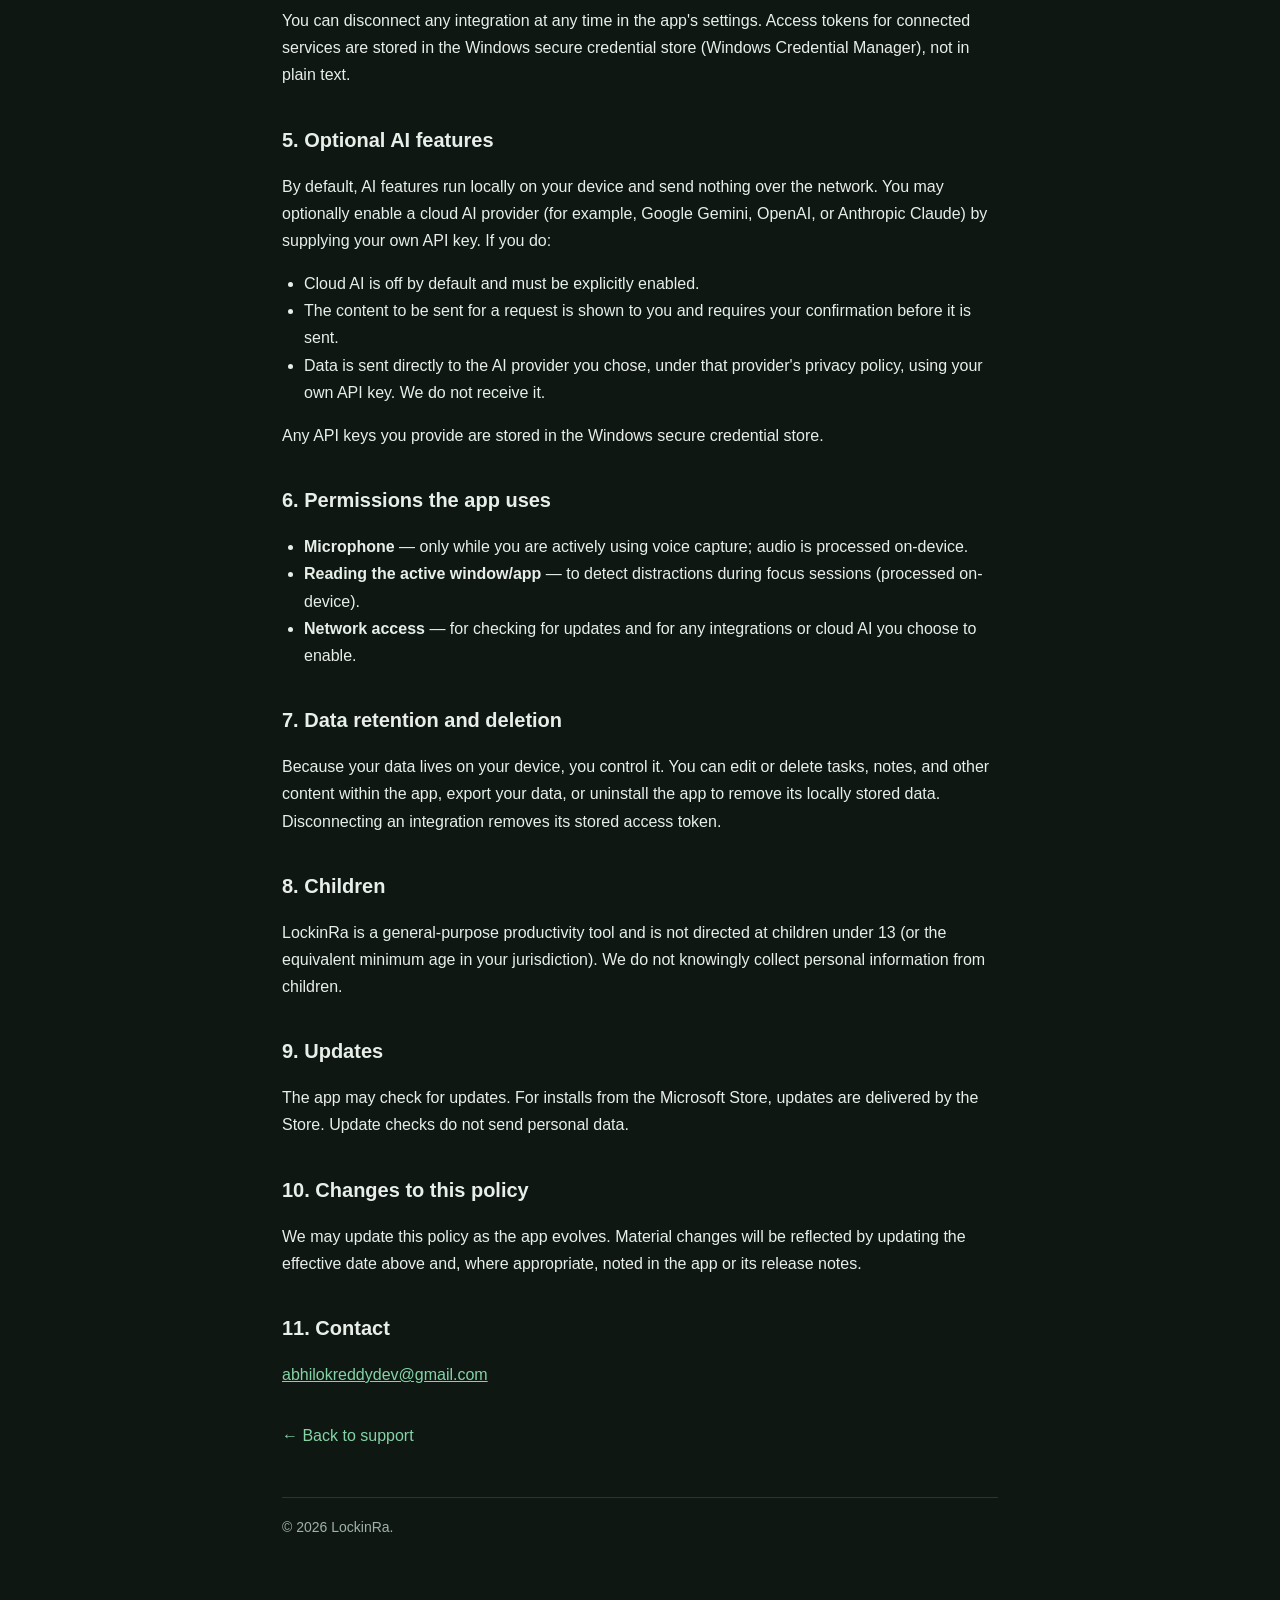
<file: privacy.html>
<!doctype html>
<html lang="en">
<head>
  <meta charset="utf-8" />
  <meta name="viewport" content="width=device-width, initial-scale=1" />
  <link rel="icon" href="/favicon.ico" sizes="any" />
  <link rel="icon" href="/favicon.svg" type="image/svg+xml" />
  <link rel="apple-touch-icon" href="/apple-touch-icon.png" />
  <link rel="manifest" href="/site.webmanifest" />
  <title>LockinRa — Privacy Policy</title>
  <meta name="description" content="LockinRa privacy policy. Local-first and privacy-first: no accounts, no tracking, no ads, and no data selling. Your data stays on your machine." />
  <meta name="robots" content="index, follow" />
  <meta name="theme-color" content="#0f1713" />
  <link rel="canonical" href="https://lockinra.xyz/privacy.html" />
  <meta property="og:site_name" content="LockinRa" />
  <meta property="og:title" content="LockinRa — Privacy Policy" />
  <meta property="og:description" content="Local-first and privacy-first: no accounts, no tracking, no ads, no data selling." />
  <meta property="og:type" content="website" />
  <meta property="og:url" content="https://lockinra.xyz/privacy.html" />
  <meta property="og:image" content="https://lockinra.xyz/thumbnail.webp" />
  <meta name="twitter:card" content="summary_large_image" />
  <meta name="twitter:image" content="https://lockinra.xyz/thumbnail.webp" />
  <style>
    :root { --bg:#0f1713; --card:#13201a; --tile1:#3B7257; --tile2:#2A5A42; --text:#e8efe9; --muted:#9fb3a6; --line:#27392f; }
    * { box-sizing: border-box; }
    html { color-scheme:dark; scrollbar-width:thin; scrollbar-color:hsl(150 3% 24%) transparent; }
    ::-webkit-scrollbar { width:10px; height:10px; }
    ::-webkit-scrollbar-track { background:transparent; }
    ::-webkit-scrollbar-thumb { background:hsl(150 3% 24%); border-radius:8px; border:2px solid transparent; background-clip:content-box; }
    ::-webkit-scrollbar-thumb:hover { background:hsl(150 4% 34%); background-clip:content-box; }
    body { margin:0; font:16px/1.7 -apple-system,Segoe UI,Roboto,Helvetica,Arial,sans-serif; color:var(--text); background:var(--bg); }
    a { color:#86d3a6; }
    .wrap { max-width:760px; margin:0 auto; padding:0 22px 64px; }
    header { background:linear-gradient(135deg,var(--tile1),var(--tile2)); padding:40px 22px; }
    header .wrap { padding-bottom:0; }
    h1 { margin:0; font-size:30px; }
    .eff { color:rgba(255,255,255,.85); margin:6px 0 0; }
    h2 { margin:34px 0 8px; font-size:20px; }
    .lead { background:var(--card); border:1px solid var(--line); border-left:3px solid var(--tile1); border-radius:10px; padding:14px 18px; margin-top:18px; }
    ul { padding-left:22px; }
    .muted { color:var(--muted); }
    footer { border-top:1px solid var(--line); margin-top:48px; padding-top:18px; color:var(--muted); font-size:14px; }
    .back { display:inline-block; margin-top:18px; color:#86d3a6; text-decoration:none; }
  </style>
  <!-- Cloudflare Web Analytics --><script defer src='https://static.cloudflareinsights.com/beacon.min.js' data-cf-beacon='{"token": "bcd6aaa806f1443cafbd6d820843db3e"}'></script><!-- End Cloudflare Web Analytics -->
</head>
<body>
  <header><div class="wrap"><h1>LockinRa — Privacy Policy</h1><p class="eff">Effective date: 18 June 2026</p></div></header>
  <div class="wrap">
    <p>LockinRa (“LockinRa”, “the app”, “we”, “us”) is a local-first focus and productivity application for Windows. This policy explains what data the app handles, where it is stored, and the limited circumstances in which any data leaves your device.</p>

    <p class="lead"><strong>The short version:</strong> LockinRa stores your data on your own device and runs no servers that collect it. We do not track you, show ads, or sell your data. Information leaves your device only when you explicitly connect a third-party service or enable a cloud AI provider — and then it goes directly to that provider, not to us.</p>

    <h2>1. Who is responsible</h2>
    <p>This app is published by <strong>LockinRa</strong>. For any privacy question or request, contact: <a href="mailto:abhilokreddydev@gmail.com">abhilokreddydev@gmail.com</a>.</p>

    <h2>2. Information the app stores on your device</h2>
    <p>LockinRa works with the following, all stored locally on your device (in the app's local database and files under your Windows user profile):</p>
    <ul>
      <li>Tasks, notes, habits, and to-do content you create.</li>
      <li>Focus sessions and productivity analytics (session times, completion stats, streaks), computed on your device.</li>
      <li>Active window / application information. To detect distractions during a focus session, the app reads the name and title of the app or website currently in the foreground. This is processed on your device to decide whether to show a focus reminder; it is not transmitted to us.</li>
      <li>Voice capture (optional). If you use voice task capture, your audio is transcribed on your device using an on-device speech model. The audio is not uploaded to us or to any third party.</li>
      <li>Soundscapes and any local audio files you add for focus playback.</li>
      <li>App settings and preferences.</li>
    </ul>
    <p>We do not operate a backend that receives this data. It stays on your device unless you choose to export it, back it up, or use an integration or cloud AI feature described below.</p>

    <h2>3. What we do not do</h2>
    <ul>
      <li><strong>No telemetry or usage tracking.</strong> The app contains no analytics, tracking, or telemetry SDKs.</li>
      <li><strong>No automatic crash reporting or “phone home.”</strong> Diagnostic logs are kept locally. If you choose to export a diagnostic bundle for support, you review and edit it before it ever leaves your device.</li>
      <li><strong>No advertising</strong>, and no sale or sharing of your data for advertising or any other purpose.</li>
      <li><strong>No account required.</strong> You do not create a LockinRa account; we hold no user database.</li>
    </ul>

    <h2>4. Optional third-party integrations (only if you connect them)</h2>
    <p>You can optionally connect external services. These connections are entirely user-initiated and use each provider's standard OAuth sign-in. When connected, data flows directly between your device and that provider under that provider's own privacy policy; it does not pass through us. Supported integrations may include:</p>
    <ul>
      <li>Google (Calendar, Gmail) — <a href="https://policies.google.com/privacy">policies.google.com/privacy</a></li>
      <li>Microsoft (Outlook / Microsoft Graph, Teams) — <a href="https://privacy.microsoft.com/privacystatement">privacy.microsoft.com/privacystatement</a></li>
      <li>GitHub — <a href="https://docs.github.com/site-policy/privacy-policies/github-privacy-statement">GitHub Privacy Statement</a></li>
      <li>Slack — <a href="https://slack.com/trust/privacy/privacy-policy">slack.com/trust/privacy/privacy-policy</a></li>
    </ul>
    <p>You can disconnect any integration at any time in the app's settings. Access tokens for connected services are stored in the Windows secure credential store (Windows Credential Manager), not in plain text.</p>

    <h2>5. Optional AI features</h2>
    <p>By default, AI features run locally on your device and send nothing over the network. You may optionally enable a cloud AI provider (for example, Google Gemini, OpenAI, or Anthropic Claude) by supplying your own API key. If you do:</p>
    <ul>
      <li>Cloud AI is off by default and must be explicitly enabled.</li>
      <li>The content to be sent for a request is shown to you and requires your confirmation before it is sent.</li>
      <li>Data is sent directly to the AI provider you chose, under that provider's privacy policy, using your own API key. We do not receive it.</li>
    </ul>
    <p>Any API keys you provide are stored in the Windows secure credential store.</p>

    <h2>6. Permissions the app uses</h2>
    <ul>
      <li><strong>Microphone</strong> — only while you are actively using voice capture; audio is processed on-device.</li>
      <li><strong>Reading the active window/app</strong> — to detect distractions during focus sessions (processed on-device).</li>
      <li><strong>Network access</strong> — for checking for updates and for any integrations or cloud AI you choose to enable.</li>
    </ul>

    <h2>7. Data retention and deletion</h2>
    <p>Because your data lives on your device, you control it. You can edit or delete tasks, notes, and other content within the app, export your data, or uninstall the app to remove its locally stored data. Disconnecting an integration removes its stored access token.</p>

    <h2>8. Children</h2>
    <p>LockinRa is a general-purpose productivity tool and is not directed at children under 13 (or the equivalent minimum age in your jurisdiction). We do not knowingly collect personal information from children.</p>

    <h2>9. Updates</h2>
    <p>The app may check for updates. For installs from the Microsoft Store, updates are delivered by the Store. Update checks do not send personal data.</p>

    <h2>10. Changes to this policy</h2>
    <p>We may update this policy as the app evolves. Material changes will be reflected by updating the effective date above and, where appropriate, noted in the app or its release notes.</p>

    <h2>11. Contact</h2>
    <p><a href="mailto:abhilokreddydev@gmail.com">abhilokreddydev@gmail.com</a></p>

    <a class="back" href="./support.html">← Back to support</a>
    <footer>© 2026 LockinRa.</footer>
  </div>
</body>
</html>
</file>
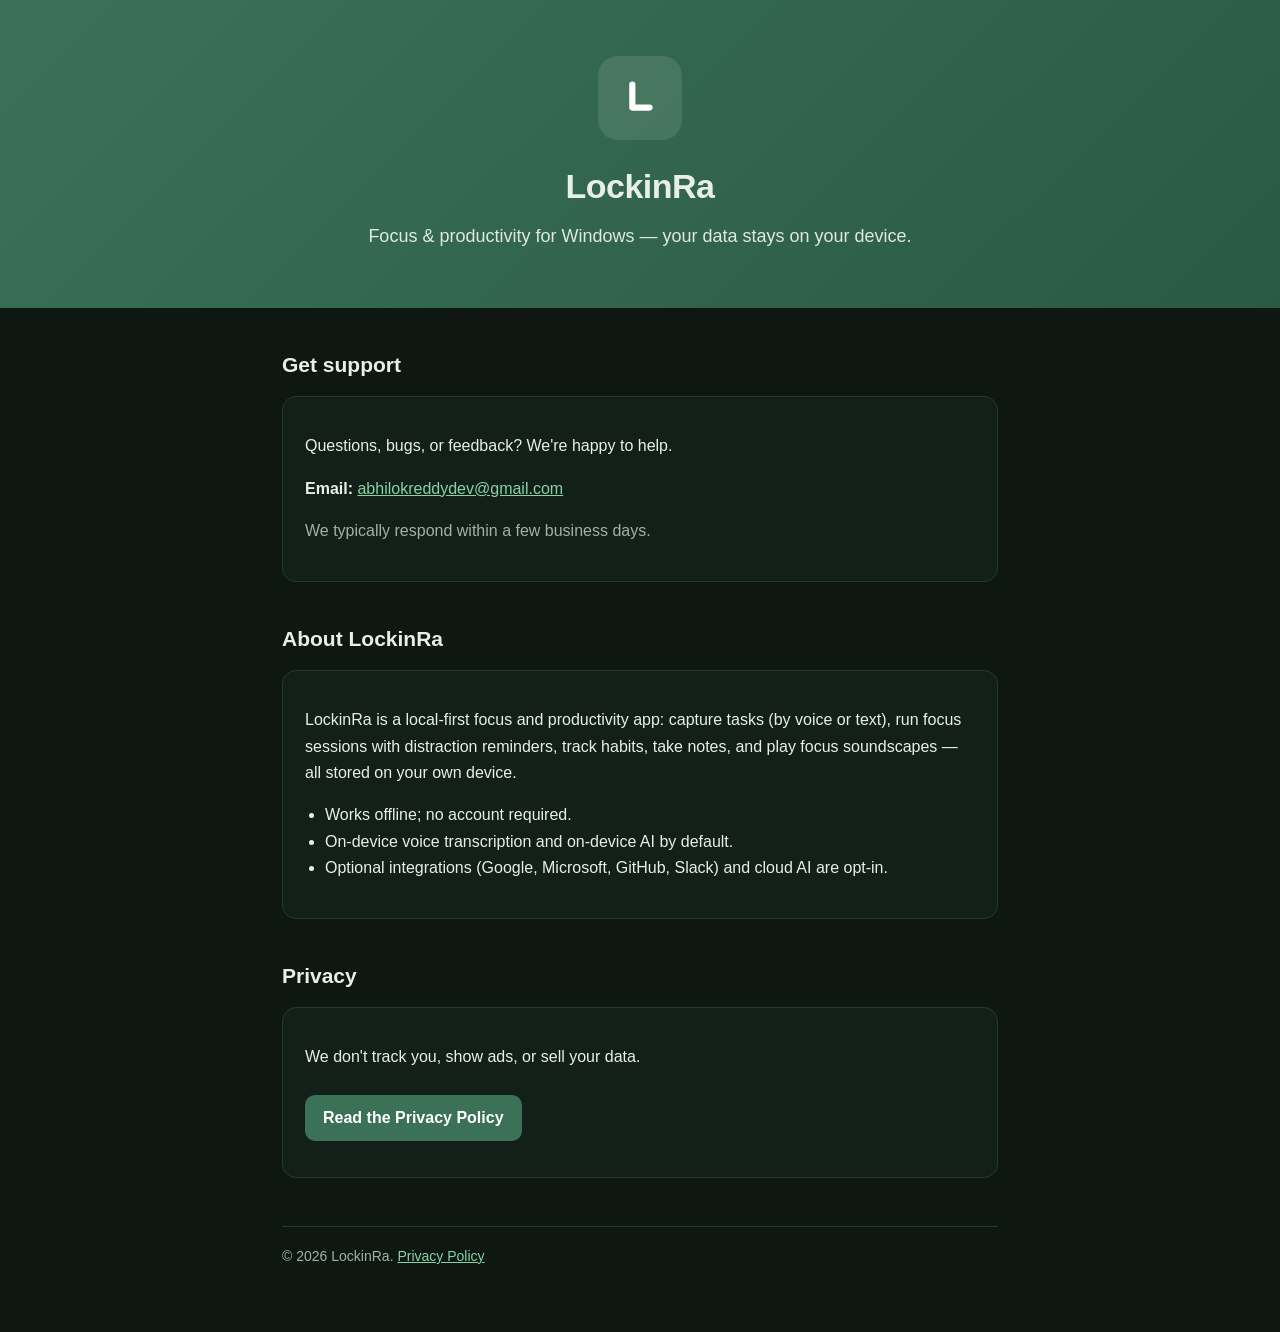
<file: support.html>
<!doctype html>
<html lang="en">
<head>
  <meta charset="utf-8" />
  <meta name="viewport" content="width=device-width, initial-scale=1" />
  <link rel="icon" href="/favicon.ico" sizes="any" />
  <link rel="icon" href="/favicon.svg" type="image/svg+xml" />
  <link rel="apple-touch-icon" href="/apple-touch-icon.png" />
  <link rel="manifest" href="/site.webmanifest" />
  <title>LockinRa — Support &amp; Help</title>
  <meta name="description" content="Support and help for LockinRa, a local-first, privacy-first focus & productivity app for Windows and Linux. Setup, troubleshooting, and contact." />
  <meta name="robots" content="index, follow" />
  <meta name="theme-color" content="#0f1713" />
  <link rel="canonical" href="https://lockinra.xyz/support.html" />
  <meta property="og:site_name" content="LockinRa" />
  <meta property="og:title" content="LockinRa — Support &amp; Help" />
  <meta property="og:description" content="Setup, troubleshooting, and contact for LockinRa — the local-first focus & productivity workspace." />
  <meta property="og:type" content="website" />
  <meta property="og:url" content="https://lockinra.xyz/support.html" />
  <meta property="og:image" content="https://lockinra.xyz/thumbnail.webp" />
  <meta name="twitter:card" content="summary_large_image" />
  <meta name="twitter:image" content="https://lockinra.xyz/thumbnail.webp" />
  <style>
    :root { --bg:#0f1713; --card:#13201a; --tile1:#3B7257; --tile2:#2A5A42; --text:#e8efe9; --muted:#9fb3a6; --line:#27392f; }
    * { box-sizing: border-box; }
    html { color-scheme:dark; scrollbar-width:thin; scrollbar-color:hsl(150 3% 24%) transparent; }
    ::-webkit-scrollbar { width:10px; height:10px; }
    ::-webkit-scrollbar-track { background:transparent; }
    ::-webkit-scrollbar-thumb { background:hsl(150 3% 24%); border-radius:8px; border:2px solid transparent; background-clip:content-box; }
    ::-webkit-scrollbar-thumb:hover { background:hsl(150 4% 34%); background-clip:content-box; }
    body { margin:0; font:16px/1.65 -apple-system,Segoe UI,Roboto,Helvetica,Arial,sans-serif; color:var(--text); background:var(--bg); }
    a { color:#86d3a6; }
    .wrap { max-width:760px; margin:0 auto; padding:0 22px 64px; }
    header { background:linear-gradient(135deg,var(--tile1),var(--tile2)); padding:56px 22px; text-align:center; }
    .mark { width:84px; height:84px; border-radius:20px; background:rgba(255,255,255,.10); display:inline-flex; align-items:center; justify-content:center; margin-bottom:18px; }
    .mark svg { width:46px; height:46px; }
    h1 { margin:0; font-size:34px; letter-spacing:-.5px; }
    .tag { margin:8px 0 0; color:rgba(255,255,255,.85); font-size:18px; }
    h2 { margin:40px 0 10px; font-size:21px; }
    .card { background:var(--card); border:1px solid var(--line); border-radius:14px; padding:20px 22px; margin-top:14px; }
    .muted { color:var(--muted); }
    .btn { display:inline-block; margin-top:8px; padding:10px 18px; border-radius:10px; background:var(--tile1); color:#fff; text-decoration:none; font-weight:600; }
    ul { padding-left:20px; }
    footer { border-top:1px solid var(--line); margin-top:48px; padding-top:18px; color:var(--muted); font-size:14px; }
    code { background:#0c130f; padding:2px 6px; border-radius:6px; }
  </style>
  <!-- Cloudflare Web Analytics --><script defer src='https://static.cloudflareinsights.com/beacon.min.js' data-cf-beacon='{"token": "bcd6aaa806f1443cafbd6d820843db3e"}'></script><!-- End Cloudflare Web Analytics -->
</head>
<body>
  <header>
    <div class="mark">
      <svg viewBox="0 0 24 24" fill="none" stroke="#fff" stroke-width="3.2" stroke-linecap="round" stroke-linejoin="round"><path d="M8 5 V17 H17"/></svg>
    </div>
    <h1>LockinRa</h1>
    <p class="tag">Focus &amp; productivity for Windows — your data stays on your device.</p>
  </header>

  <div class="wrap">
    <h2>Get support</h2>
    <div class="card">
      <p>Questions, bugs, or feedback? We're happy to help.</p>
      <p><strong>Email:</strong> <a href="mailto:abhilokreddydev@gmail.com">abhilokreddydev@gmail.com</a></p>
      <p class="muted">We typically respond within a few business days.</p>
    </div>

    <h2>About LockinRa</h2>
    <div class="card">
      <p>LockinRa is a local-first focus and productivity app: capture tasks (by voice or text),
         run focus sessions with distraction reminders, track habits, take notes, and play focus
         soundscapes — all stored on your own device.</p>
      <ul>
        <li>Works offline; no account required.</li>
        <li>On-device voice transcription and on-device AI by default.</li>
        <li>Optional integrations (Google, Microsoft, GitHub, Slack) and cloud AI are opt-in.</li>
      </ul>
    </div>

    <h2>Privacy</h2>
    <div class="card">
      <p>We don't track you, show ads, or sell your data.</p>
      <p><a class="btn" href="./privacy.html">Read the Privacy Policy</a></p>
    </div>

    <footer>
      © <span id="y"></span> LockinRa. <a href="./privacy.html">Privacy Policy</a>
      <script>document.getElementById('y').textContent = '2026';</script>
    </footer>
  </div>
</body>
</html>
</file>
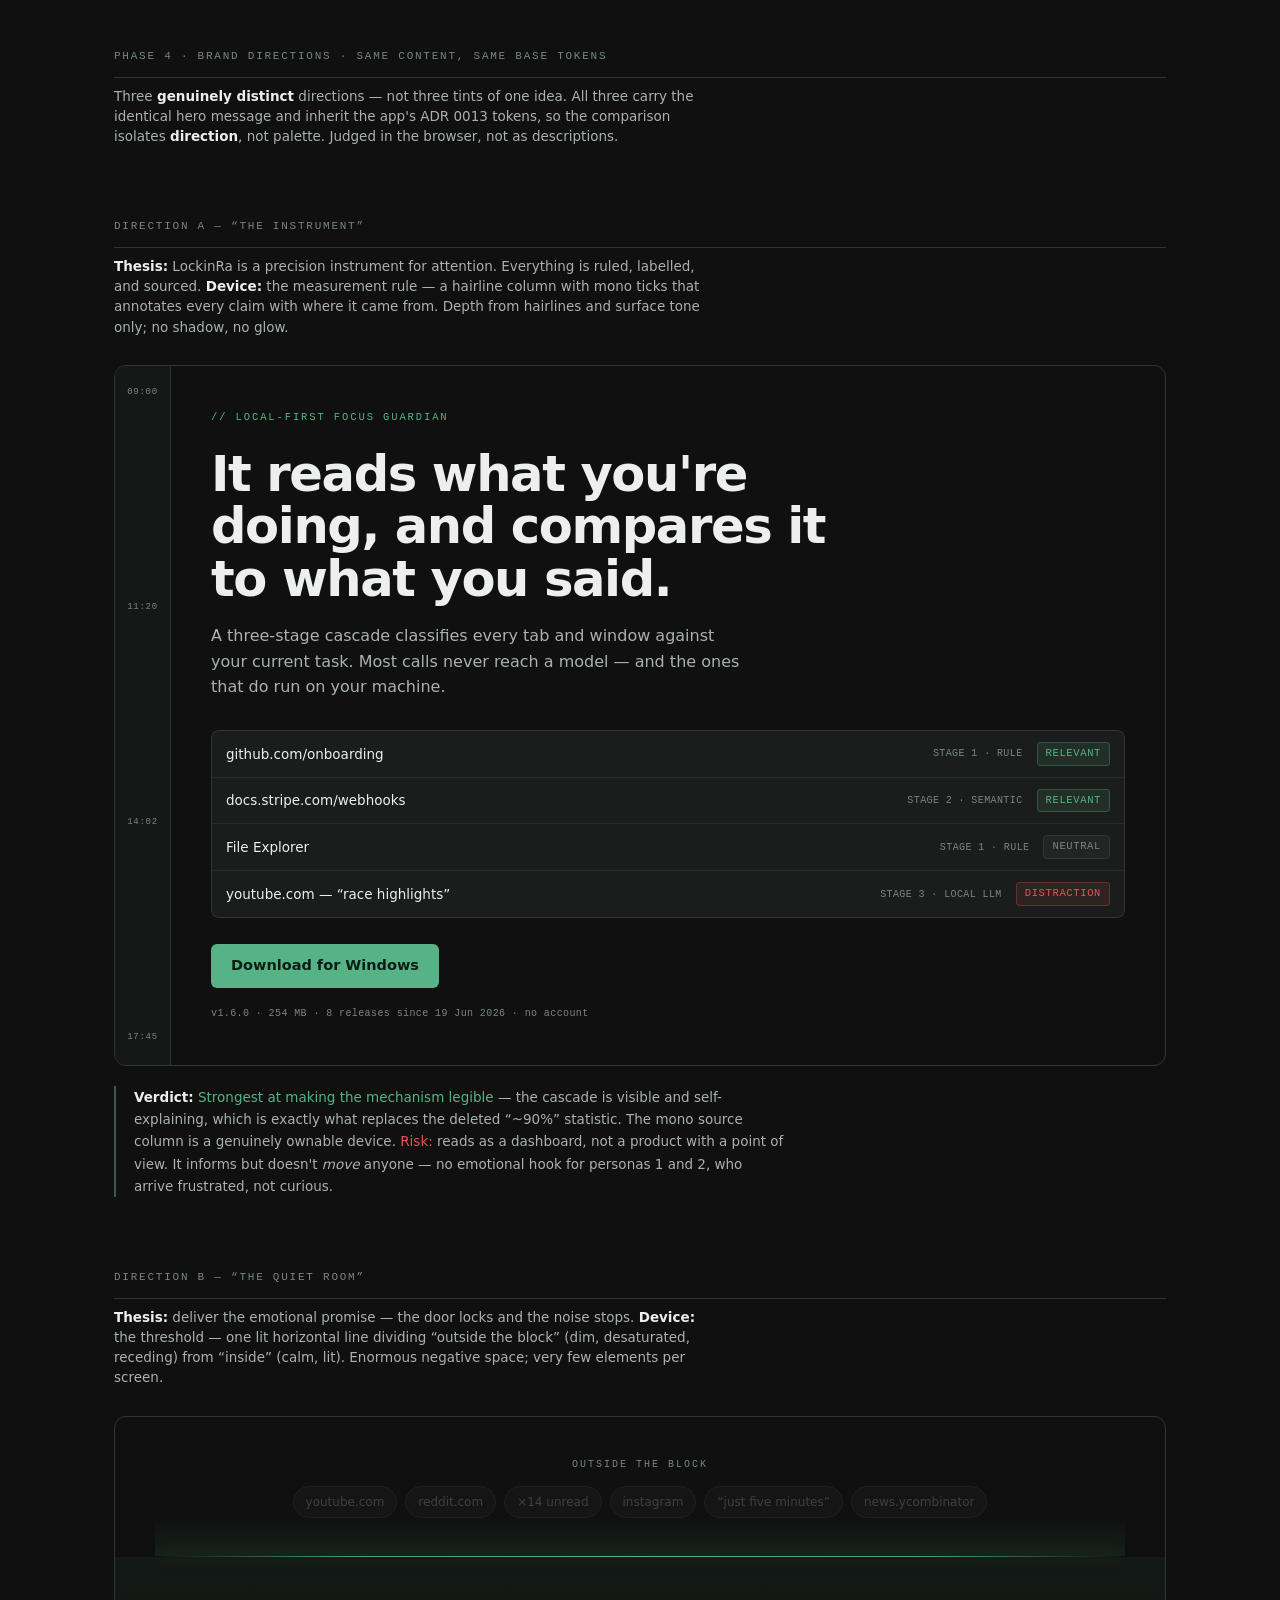
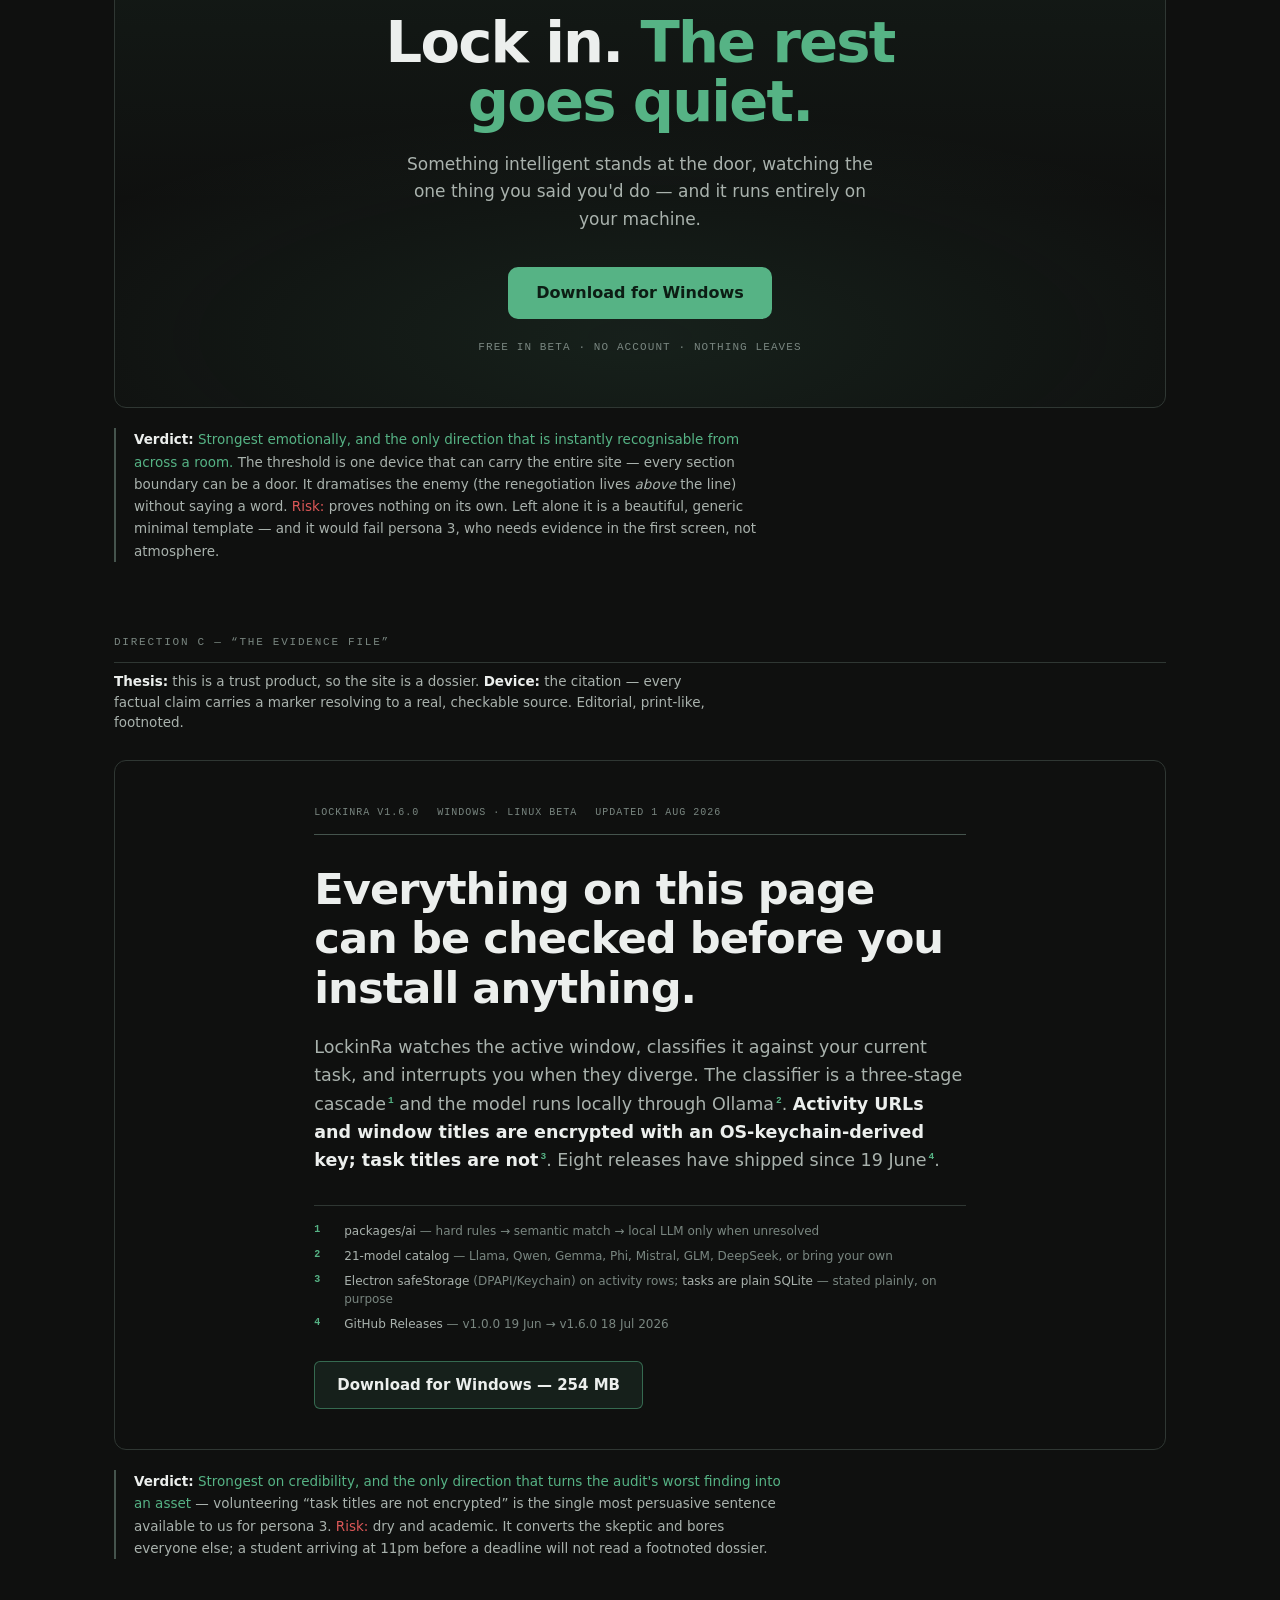
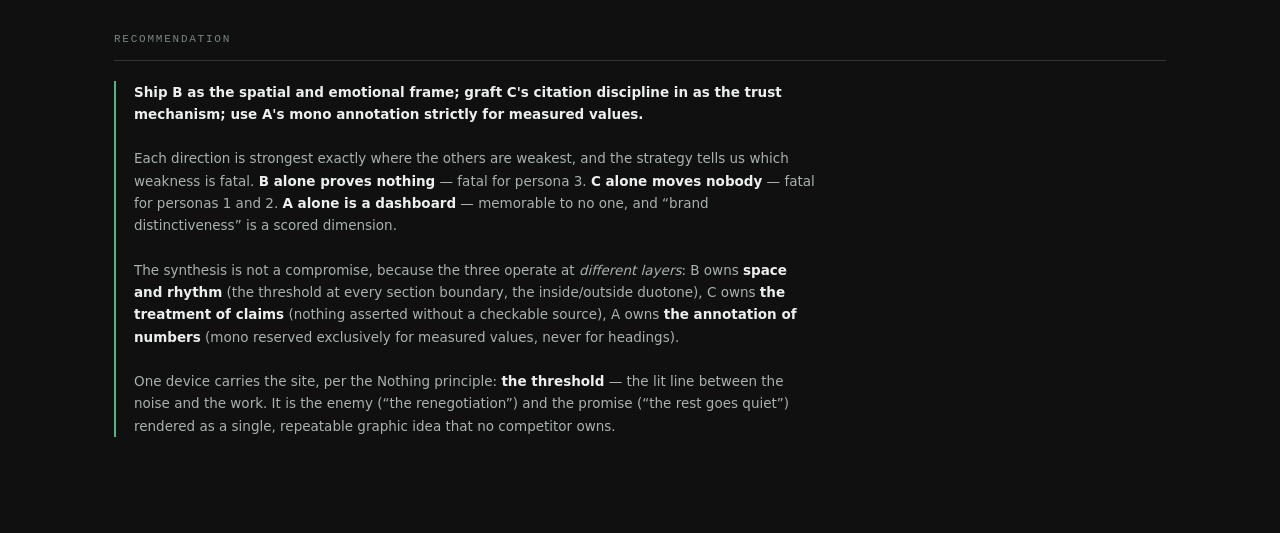
<file: design/proto/directions.html>
<!doctype html>
<html lang="en" class="dark">
<head>
<meta charset="utf-8">
<meta name="viewport" content="width=device-width,initial-scale=1">
<title>LockinRa — three brand directions (Phase 4 prototype)</title>
<style>
/* ═══════════════════════════════════════════════════════════════
   PHASE 4 PROTOTYPE — not production code.
   Three genuinely distinct directions, same content, same tokens
   underneath, so the comparison isolates DIRECTION not palette.
   Base tokens inherited from the app's ADR 0013 design language.
   ═══════════════════════════════════════════════════════════════ */
:root{
  /* ADR 0013 dark tokens — bare HSL triplets, as the app stores them */
  --bg:150 3% 6%; --bg-subtle:150 3% 9%; --surface:150 3% 11%;
  --surface-elevated:150 3% 14%; --surface-overlay:150 3% 17%;
  --text:150 8% 93%; --text-muted:150 6% 68%; --text-subtle:150 5% 50%;
  --border:150 8% 20%; --border-strong:150 10% 30%; --border-subtle:150 7% 16%;
  --primary:150 38% 52%; --primary-fg:150 40% 8%;
  --danger:0 65% 60%; --warning:38 70% 58%;
  --focus-ring:150 55% 55%;
  --ease-out:cubic-bezier(.16,1,.3,1);

  --sans: "Segoe UI Variable Text","Segoe UI",-apple-system,BlinkMacSystemFont,"SF Pro Text",system-ui,sans-serif;
  --mono: ui-monospace,"Cascadia Code","Segoe UI Mono","SF Mono",Menlo,Consolas,monospace;
}
*{box-sizing:border-box;margin:0;padding:0}
body{font-family:var(--sans);background:hsl(var(--bg));color:hsl(var(--text));
     -webkit-font-smoothing:antialiased;line-height:1.5}
.lab{max-width:1100px;margin:0 auto;padding:48px 24px 96px}
.lab-h{font-family:var(--mono);font-size:11px;letter-spacing:.16em;text-transform:uppercase;
       color:hsl(var(--text-subtle));border-bottom:1px solid hsl(var(--border));
       padding-bottom:12px;margin:72px 0 8px}
.lab-h:first-of-type{margin-top:0}
.lab-note{font-size:13.5px;color:hsl(var(--text-muted));max-width:70ch;margin-bottom:28px}
.lab-note b{color:hsl(var(--text));font-weight:600}
.frame{border:1px solid hsl(var(--border));border-radius:12px;overflow:hidden}

/* ═══ DIRECTION A — "THE INSTRUMENT" ═══════════════════════════
   Thesis: a precision instrument for attention. Dense, ruled,
   annotated. Device: THE MEASUREMENT RULE — a hairline grid with
   mono tick labels annotating every claim with its source.
   Depth comes from hairlines + surface tone. Zero shadow, zero glow. */
.A{background:hsl(var(--bg));padding:0;position:relative}
.A-grid{display:grid;grid-template-columns:56px 1fr;min-height:440px}
.A-rule{border-right:1px solid hsl(var(--border));display:flex;flex-direction:column;
        justify-content:space-between;padding:20px 0;background:hsl(var(--bg-subtle))}
.A-tick{font-family:var(--mono);font-size:9px;color:hsl(var(--text-subtle));
        text-align:center;letter-spacing:.08em}
.A-body{padding:44px 40px;display:flex;flex-direction:column;gap:0}
.A-kick{font-family:var(--mono);font-size:10.5px;letter-spacing:.18em;text-transform:uppercase;
        color:hsl(var(--primary));margin-bottom:22px}
.A h1{font-size:clamp(2rem,4.2vw,3.1rem);font-weight:650;line-height:1.06;
      letter-spacing:-.028em;max-width:19ch;margin-bottom:18px}
.A p{font-size:16px;color:hsl(var(--text-muted));max-width:52ch;line-height:1.6;margin-bottom:30px}
.A-panel{border:1px solid hsl(var(--border));border-radius:8px;background:hsl(var(--surface));
         margin-bottom:26px}
.A-row{display:grid;grid-template-columns:1fr auto auto;gap:14px;align-items:center;
       padding:11px 14px;border-bottom:1px solid hsl(var(--border-subtle));font-size:13.5px}
.A-row:last-child{border-bottom:none}
.A-src{font-family:var(--mono);font-size:10px;color:hsl(var(--text-subtle));letter-spacing:.04em}
.A-verdict{font-family:var(--mono);font-size:10.5px;letter-spacing:.06em;padding:3px 8px;border-radius:4px}
.A-ok{color:hsl(var(--primary));background:hsl(var(--primary)/.12);border:1px solid hsl(var(--primary)/.3)}
.A-no{color:hsl(var(--danger));background:hsl(var(--danger)/.1);border:1px solid hsl(var(--danger)/.3)}
.A-nu{color:hsl(var(--text-subtle));background:hsl(var(--text-subtle)/.08);border:1px solid hsl(var(--border))}
.A-cta{display:inline-flex;align-items:center;gap:9px;background:hsl(var(--primary));
       color:hsl(var(--primary-fg));font-weight:600;font-size:14.5px;padding:11px 20px;
       border-radius:6px;text-decoration:none;align-self:flex-start}
.A-foot{font-family:var(--mono);font-size:10px;color:hsl(var(--text-subtle));margin-top:18px;letter-spacing:.04em}

/* ═══ DIRECTION B — "THE QUIET ROOM" ═══════════════════════════
   Thesis: the emotional promise — the door locks, the noise stops.
   Device: THE THRESHOLD — a single lit horizontal line dividing
   "inside the block" (calm, lit, saturated) from "outside" (dim,
   desaturated, receding). Enormous negative space. Few elements. */
.B{background:
     radial-gradient(ellipse 90% 55% at 50% 88%, hsl(var(--primary)/.10), transparent 70%),
     hsl(var(--bg));
   padding:0;position:relative;overflow:hidden}
.B-outside{padding:40px 40px 0;text-align:center}
.B-noise{display:flex;gap:8px;justify-content:center;flex-wrap:wrap;
         filter:saturate(.25);opacity:.42}
.B-chip{font-size:12px;padding:6px 12px;border-radius:999px;border:1px solid hsl(var(--border));
        color:hsl(var(--text-subtle));background:hsl(var(--surface))}
.B-thresh{position:relative;height:1px;background:linear-gradient(90deg,
          transparent, hsl(var(--primary)/.85) 20%, hsl(var(--primary)) 50%,
          hsl(var(--primary)/.85) 80%, transparent);
          margin:38px 0 0;box-shadow:0 0 18px hsl(var(--primary)/.45)}
.B-thresh::after{content:"";position:absolute;inset:-40px 0 auto;height:40px;
          background:linear-gradient(to top, hsl(var(--primary)/.10), transparent)}
.B-inside{padding:56px 40px 52px;text-align:center;
          background:linear-gradient(to bottom, hsl(var(--primary)/.06), transparent 55%)}
.B h1{font-size:clamp(2.2rem,5vw,3.6rem);font-weight:600;line-height:1.03;
      letter-spacing:-.032em;max-width:16ch;margin:0 auto 20px}
.B h1 em{font-style:normal;color:hsl(var(--primary))}
.B p{font-size:17px;color:hsl(var(--text-muted));max-width:44ch;margin:0 auto 34px;line-height:1.6}
.B-cta{display:inline-flex;align-items:center;gap:10px;background:hsl(var(--primary));
       color:hsl(var(--primary-fg));font-weight:600;font-size:16px;padding:14px 28px;
       border-radius:10px;text-decoration:none}
.B-sub{font-family:var(--mono);font-size:11px;color:hsl(var(--text-subtle));
       letter-spacing:.1em;margin-top:20px}
.B-label{font-family:var(--mono);font-size:10px;letter-spacing:.2em;text-transform:uppercase;
         color:hsl(var(--text-subtle));margin-bottom:14px}

/* ═══ DIRECTION C — "THE EVIDENCE FILE" ════════════════════════
   Thesis: this is a trust product, so the site is a dossier.
   Device: THE CITATION — every claim carries a superscript marker
   resolving to a real, checkable source. Editorial/print structure. */
.C{background:hsl(var(--bg));padding:44px 40px 40px}
.C-doc{max-width:64ch;margin:0 auto}
.C-meta{display:flex;gap:18px;flex-wrap:wrap;font-family:var(--mono);font-size:10px;
        letter-spacing:.1em;text-transform:uppercase;color:hsl(var(--text-subtle));
        padding-bottom:14px;border-bottom:1px solid hsl(var(--border-strong));margin-bottom:30px}
.C h1{font-size:clamp(1.9rem,3.8vw,2.7rem);font-weight:600;line-height:1.14;
      letter-spacing:-.022em;margin-bottom:20px}
.C-lede{font-size:17.5px;line-height:1.62;color:hsl(var(--text-muted));margin-bottom:14px}
.C-lede b{color:hsl(var(--text));font-weight:600}
sup{font-family:var(--mono);font-size:9.5px;color:hsl(var(--primary));
    vertical-align:super;line-height:0;padding-left:2px;font-weight:600}
.C-refs{border-top:1px solid hsl(var(--border));margin-top:30px;padding-top:16px;
        display:flex;flex-direction:column;gap:7px}
.C-ref{display:grid;grid-template-columns:22px 1fr;gap:8px;font-size:12px;
       color:hsl(var(--text-subtle));line-height:1.5}
.C-ref span:first-child{font-family:var(--mono);color:hsl(var(--primary));font-size:10px;font-weight:600}
.C-ref b{color:hsl(var(--text-muted));font-weight:500}
.C-cta{display:inline-flex;align-items:center;gap:9px;margin-top:28px;
       border:1px solid hsl(var(--primary)/.5);background:hsl(var(--primary)/.1);
       color:hsl(var(--text));font-weight:600;font-size:15px;padding:12px 22px;
       border-radius:6px;text-decoration:none}

/* ═══ VERDICT BLOCKS ═══ */
.v{margin-top:20px;border-left:2px solid hsl(var(--border-strong));padding-left:18px;
   font-size:13.5px;color:hsl(var(--text-muted));line-height:1.65;max-width:78ch}
.v b{color:hsl(var(--text));font-weight:600}
.v .bad{color:hsl(var(--danger))}
.v .good{color:hsl(var(--primary))}

@media (prefers-reduced-motion: reduce){*{animation:none!important;transition:none!important}}
@media (max-width:700px){
  .A-grid{grid-template-columns:36px 1fr}
  .A-body,.B-inside,.B-outside,.C{padding-left:20px;padding-right:20px}
  .A-row{grid-template-columns:1fr auto;gap:8px}
  .A-src{display:none}
}
</style>
</head>
<body>
<div class="lab">

<p class="lab-h">Phase 4 · brand directions · same content, same base tokens</p>
<p class="lab-note">Three <b>genuinely distinct</b> directions — not three tints of one idea. All three carry the identical hero message and inherit the app's ADR&nbsp;0013 tokens, so the comparison isolates <b>direction</b>, not palette. Judged in the browser, not as descriptions.</p>

<!-- ─────────────── A ─────────────── -->
<p class="lab-h">Direction A — “The Instrument”</p>
<p class="lab-note"><b>Thesis:</b> LockinRa is a precision instrument for attention. Everything is ruled, labelled, and sourced. <b>Device:</b> the measurement rule — a hairline column with mono ticks that annotates every claim with where it came from. Depth from hairlines and surface tone only; no shadow, no glow.</p>
<div class="frame A">
  <div class="A-grid">
    <div class="A-rule">
      <div class="A-tick">09:00</div><div class="A-tick">11:20</div>
      <div class="A-tick">14:02</div><div class="A-tick">17:45</div>
    </div>
    <div class="A-body">
      <div class="A-kick">// local-first focus guardian</div>
      <h1>It reads what you're doing, and compares it to what you said.</h1>
      <p>A three-stage cascade classifies every tab and window against your current task. Most calls never reach a model — and the ones that do run on your machine.</p>
      <div class="A-panel">
        <div class="A-row"><span>github.com/onboarding</span><span class="A-src">STAGE 1 · RULE</span><span class="A-verdict A-ok">RELEVANT</span></div>
        <div class="A-row"><span>docs.stripe.com/webhooks</span><span class="A-src">STAGE 2 · SEMANTIC</span><span class="A-verdict A-ok">RELEVANT</span></div>
        <div class="A-row"><span>File Explorer</span><span class="A-src">STAGE 1 · RULE</span><span class="A-verdict A-nu">NEUTRAL</span></div>
        <div class="A-row"><span>youtube.com — “race highlights”</span><span class="A-src">STAGE 3 · LOCAL LLM</span><span class="A-verdict A-no">DISTRACTION</span></div>
      </div>
      <a class="A-cta" href="#">Download for Windows</a>
      <div class="A-foot">v1.6.0 · 254 MB · 8 releases since 19 Jun 2026 · no account</div>
    </div>
  </div>
</div>
<div class="v"><b>Verdict:</b> <span class="good">Strongest at making the mechanism legible</span> — the cascade is visible and self-explaining, which is exactly what replaces the deleted “~90%” statistic. The mono source column is a genuinely ownable device. <span class="bad">Risk:</span> reads as a dashboard, not a product with a point of view. It informs but doesn't <em>move</em> anyone — no emotional hook for personas 1 and 2, who arrive frustrated, not curious.</div>

<!-- ─────────────── B ─────────────── -->
<p class="lab-h">Direction B — “The Quiet Room”</p>
<p class="lab-note"><b>Thesis:</b> deliver the emotional promise — the door locks and the noise stops. <b>Device:</b> the threshold — one lit horizontal line dividing “outside the block” (dim, desaturated, receding) from “inside” (calm, lit). Enormous negative space; very few elements per screen.</p>
<div class="frame B">
  <div class="B-outside">
    <div class="B-label">outside the block</div>
    <div class="B-noise">
      <span class="B-chip">youtube.com</span><span class="B-chip">reddit.com</span>
      <span class="B-chip">×14 unread</span><span class="B-chip">instagram</span>
      <span class="B-chip">“just five minutes”</span><span class="B-chip">news.ycombinator</span>
    </div>
    <div class="B-thresh"></div>
  </div>
  <div class="B-inside">
    <h1>Lock in. <em>The rest goes quiet.</em></h1>
    <p>Something intelligent stands at the door, watching the one thing you said you'd do — and it runs entirely on your machine.</p>
    <a class="B-cta" href="#">Download for Windows</a>
    <div class="B-sub">FREE IN BETA · NO ACCOUNT · NOTHING LEAVES</div>
  </div>
</div>
<div class="v"><b>Verdict:</b> <span class="good">Strongest emotionally, and the only direction that is instantly recognisable from across a room.</span> The threshold is one device that can carry the entire site — every section boundary can be a door. It dramatises the enemy (the renegotiation lives <em>above</em> the line) without saying a word. <span class="bad">Risk:</span> proves nothing on its own. Left alone it is a beautiful, generic minimal template — and it would fail persona 3, who needs evidence in the first screen, not atmosphere.</div>

<!-- ─────────────── C ─────────────── -->
<p class="lab-h">Direction C — “The Evidence File”</p>
<p class="lab-note"><b>Thesis:</b> this is a trust product, so the site is a dossier. <b>Device:</b> the citation — every factual claim carries a marker resolving to a real, checkable source. Editorial, print-like, footnoted.</p>
<div class="frame C">
  <div class="C-doc">
    <div class="C-meta"><span>LockinRa v1.6.0</span><span>Windows · Linux beta</span><span>Updated 1 Aug 2026</span></div>
    <h1>Everything on this page can be checked before you install anything.</h1>
    <p class="C-lede">LockinRa watches the active window, classifies it against your current task, and interrupts you when they diverge. The classifier is a three-stage cascade<sup>1</sup> and the model runs locally through Ollama<sup>2</sup>. <b>Activity URLs and window titles are encrypted with an OS-keychain-derived key; task titles are not</b><sup>3</sup>. Eight releases have shipped since 19 June<sup>4</sup>.</p>
    <div class="C-refs">
      <div class="C-ref"><span>1</span><span><b>packages/ai</b> — hard rules → semantic match → local LLM only when unresolved</span></div>
      <div class="C-ref"><span>2</span><span><b>21-model catalog</b> — Llama, Qwen, Gemma, Phi, Mistral, GLM, DeepSeek, or bring your own</span></div>
      <div class="C-ref"><span>3</span><span><b>Electron safeStorage</b> (DPAPI/Keychain) on activity rows; <b>tasks are plain SQLite</b> — stated plainly, on purpose</span></div>
      <div class="C-ref"><span>4</span><span><b>GitHub Releases</b> — v1.0.0 19 Jun → v1.6.0 18 Jul 2026</span></div>
    </div>
    <a class="C-cta" href="#">Download for Windows — 254 MB</a>
  </div>
</div>
<div class="v"><b>Verdict:</b> <span class="good">Strongest on credibility, and the only direction that turns the audit's worst finding into an asset</span> — volunteering “task titles are not encrypted” is the single most persuasive sentence available to us for persona 3. <span class="bad">Risk:</span> dry and academic. It converts the skeptic and bores everyone else; a student arriving at 11pm before a deadline will not read a footnoted dossier.</div>

<!-- ─────────────── RECOMMENDATION ─────────────── -->
<p class="lab-h">Recommendation</p>
<div class="v" style="border-left-color:hsl(var(--primary));max-width:82ch">
<b>Ship B as the spatial and emotional frame; graft C's citation discipline in as the trust mechanism; use A's mono annotation strictly for measured values.</b><br><br>
Each direction is strongest exactly where the others are weakest, and the strategy tells us which weakness is fatal. <b>B alone proves nothing</b> — fatal for persona 3. <b>C alone moves nobody</b> — fatal for personas 1 and 2. <b>A alone is a dashboard</b> — memorable to no one, and “brand distinctiveness” is a scored dimension.<br><br>
The synthesis is not a compromise, because the three operate at <em>different layers</em>: B owns <b>space and rhythm</b> (the threshold at every section boundary, the inside/outside duotone), C owns <b>the treatment of claims</b> (nothing asserted without a checkable source), A owns <b>the annotation of numbers</b> (mono reserved exclusively for measured values, never for headings).<br><br>
One device carries the site, per the Nothing principle: <b>the threshold</b> — the lit line between the noise and the work. It is the enemy (“the renegotiation”) and the promise (“the rest goes quiet”) rendered as a single, repeatable graphic idea that no competitor owns.
</div>

</div>
</body>
</html>
</file>
<file: copy.css>
/* Copyable terminal commands.
 *
 * Shared by download.html, mac.html and linux.html. Each of those pages carries
 * its own inline stylesheet but the same palette tokens — except that only
 * download.html defines --mono and --line-hi, hence the var() fallbacks here.
 *
 * The Copy control itself is built at runtime by copy.js. Nothing in this file
 * assumes it exists: with JavaScript off a visitor sees the caption and the
 * command exactly as before, rather than a dead button beside them.
 */

/* ---------- block commands ---------- */

.cmd {
  margin: 12px 0 0;
  background: #0b110d;
  border: 1px solid var(--line);
  border-radius: 11px;
  /* The toolbar and the <pre> both run edge to edge; clip them to the radius. */
  overflow: hidden;
  /* A long command must scroll inside its own box. Without this, a block placed
     in a flex or grid parent reports the longest line as its minimum width and
     pushes the whole page sideways on a phone. */
  min-width: 0;
}
.cmd + .cmd { margin-top: 8px; }

/* Caption on the left, Copy on the right. Written into the markup only where a
   block needs a caption — copy.js creates the bar otherwise. */
.cmd-bar {
  display: flex;
  align-items: center;
  justify-content: space-between;
  gap: 12px;
  min-height: 39px;
  padding: 6px 8px 6px 15px;
  background: rgba(255, 255, 255, .025);
  border-bottom: 1px solid var(--line);
}
.cmd-label {
  font-family: var(--mono, ui-monospace, SFMono-Regular, Menlo, Consolas, monospace);
  font-size: 10.5px;
  font-weight: 600;
  letter-spacing: .11em;
  text-transform: uppercase;
  color: var(--muted);
}

/* Beat each page's bare `pre` rule and let the wrapper own the frame. Font size
   and family are left alone, so a block still matches its page. */
.cmd > pre {
  margin: 0;
  padding: 13px 15px;
  background: transparent;
  border: 0;
  border-radius: 0;
  overflow-x: auto;
}

.cmd-copy {
  flex: none;
  display: inline-flex;
  align-items: center;
  gap: 6px;
  padding: 6px 11px;
  border: 1px solid var(--line-hi, var(--line));
  border-radius: 8px;
  background: transparent;
  color: var(--muted);
  font-family: var(--mono, ui-monospace, SFMono-Regular, Menlo, Consolas, monospace);
  font-size: 10.5px;
  font-weight: 600;
  line-height: 1;
  letter-spacing: .11em;
  text-transform: uppercase;
  cursor: pointer;
  transition: color .15s, border-color .15s, background .15s;
}
.cmd-copy:hover { color: var(--text); border-color: var(--primary); background: rgba(255, 255, 255, .045); }
.cmd-copy:focus-visible { outline: 2px solid var(--primary); outline-offset: 2px; }
.cmd-copy.done { color: var(--primary); border-color: var(--primary); }
.cmd-copy svg { width: 13px; height: 13px; flex: none; }

/* ---------- commands inside a sentence ---------- */

/* Left as display:inline so a long one still wraps rather than pushing the page
   sideways on a phone; the icon is a pseudo-element for the same reason, and
   because it must stay out of the text that gets copied. */
code.cmd-inline {
  cursor: pointer;
  border: 1px solid var(--line-hi, var(--line));
  transition: color .15s, border-color .15s;
}
code.cmd-inline:hover { color: var(--text); border-color: var(--primary); }
code.cmd-inline:focus-visible { outline: 2px solid var(--primary); outline-offset: 2px; }
code.cmd-inline.done { color: var(--primary); border-color: var(--primary); }

code.cmd-inline::after {
  content: "";
  display: inline-block;
  width: 11px;
  height: 11px;
  margin-left: 7px;
  vertical-align: -1px;
  background: currentColor;
  opacity: .5;
  -webkit-mask: url("data:image/svg+xml,%3Csvg xmlns='http://www.w3.org/2000/svg' viewBox='0 0 24 24' fill='none' stroke='%23000' stroke-width='2' stroke-linecap='round' stroke-linejoin='round'%3E%3Crect x='9' y='9' width='13' height='13' rx='2'/%3E%3Cpath d='M5 15H4a2 2 0 0 1-2-2V4a2 2 0 0 1 2-2h9a2 2 0 0 1 2 2v1'/%3E%3C/svg%3E") center / contain no-repeat;
          mask: url("data:image/svg+xml,%3Csvg xmlns='http://www.w3.org/2000/svg' viewBox='0 0 24 24' fill='none' stroke='%23000' stroke-width='2' stroke-linecap='round' stroke-linejoin='round'%3E%3Crect x='9' y='9' width='13' height='13' rx='2'/%3E%3Cpath d='M5 15H4a2 2 0 0 1-2-2V4a2 2 0 0 1 2-2h9a2 2 0 0 1 2 2v1'/%3E%3C/svg%3E") center / contain no-repeat;
}
code.cmd-inline:hover::after { opacity: 1; }
code.cmd-inline.done::after {
  opacity: 1;
  -webkit-mask: url("data:image/svg+xml,%3Csvg xmlns='http://www.w3.org/2000/svg' viewBox='0 0 24 24' fill='none' stroke='%23000' stroke-width='2.6' stroke-linecap='round' stroke-linejoin='round'%3E%3Cpath d='M20 6 9 17l-5-5'/%3E%3C/svg%3E") center / contain no-repeat;
          mask: url("data:image/svg+xml,%3Csvg xmlns='http://www.w3.org/2000/svg' viewBox='0 0 24 24' fill='none' stroke='%23000' stroke-width='2.6' stroke-linecap='round' stroke-linejoin='round'%3E%3Cpath d='M20 6 9 17l-5-5'/%3E%3C/svg%3E") center / contain no-repeat;
}

@media (max-width: 480px) {
  .cmd-bar { padding-left: 12px; }
  .cmd-label { font-size: 10px; letter-spacing: .08em; }
}
@media (prefers-reduced-motion: reduce) {
  .cmd-copy, code.cmd-inline { transition: none; }
}
@media print {
  .cmd-copy { display: none; }
}
</file>
